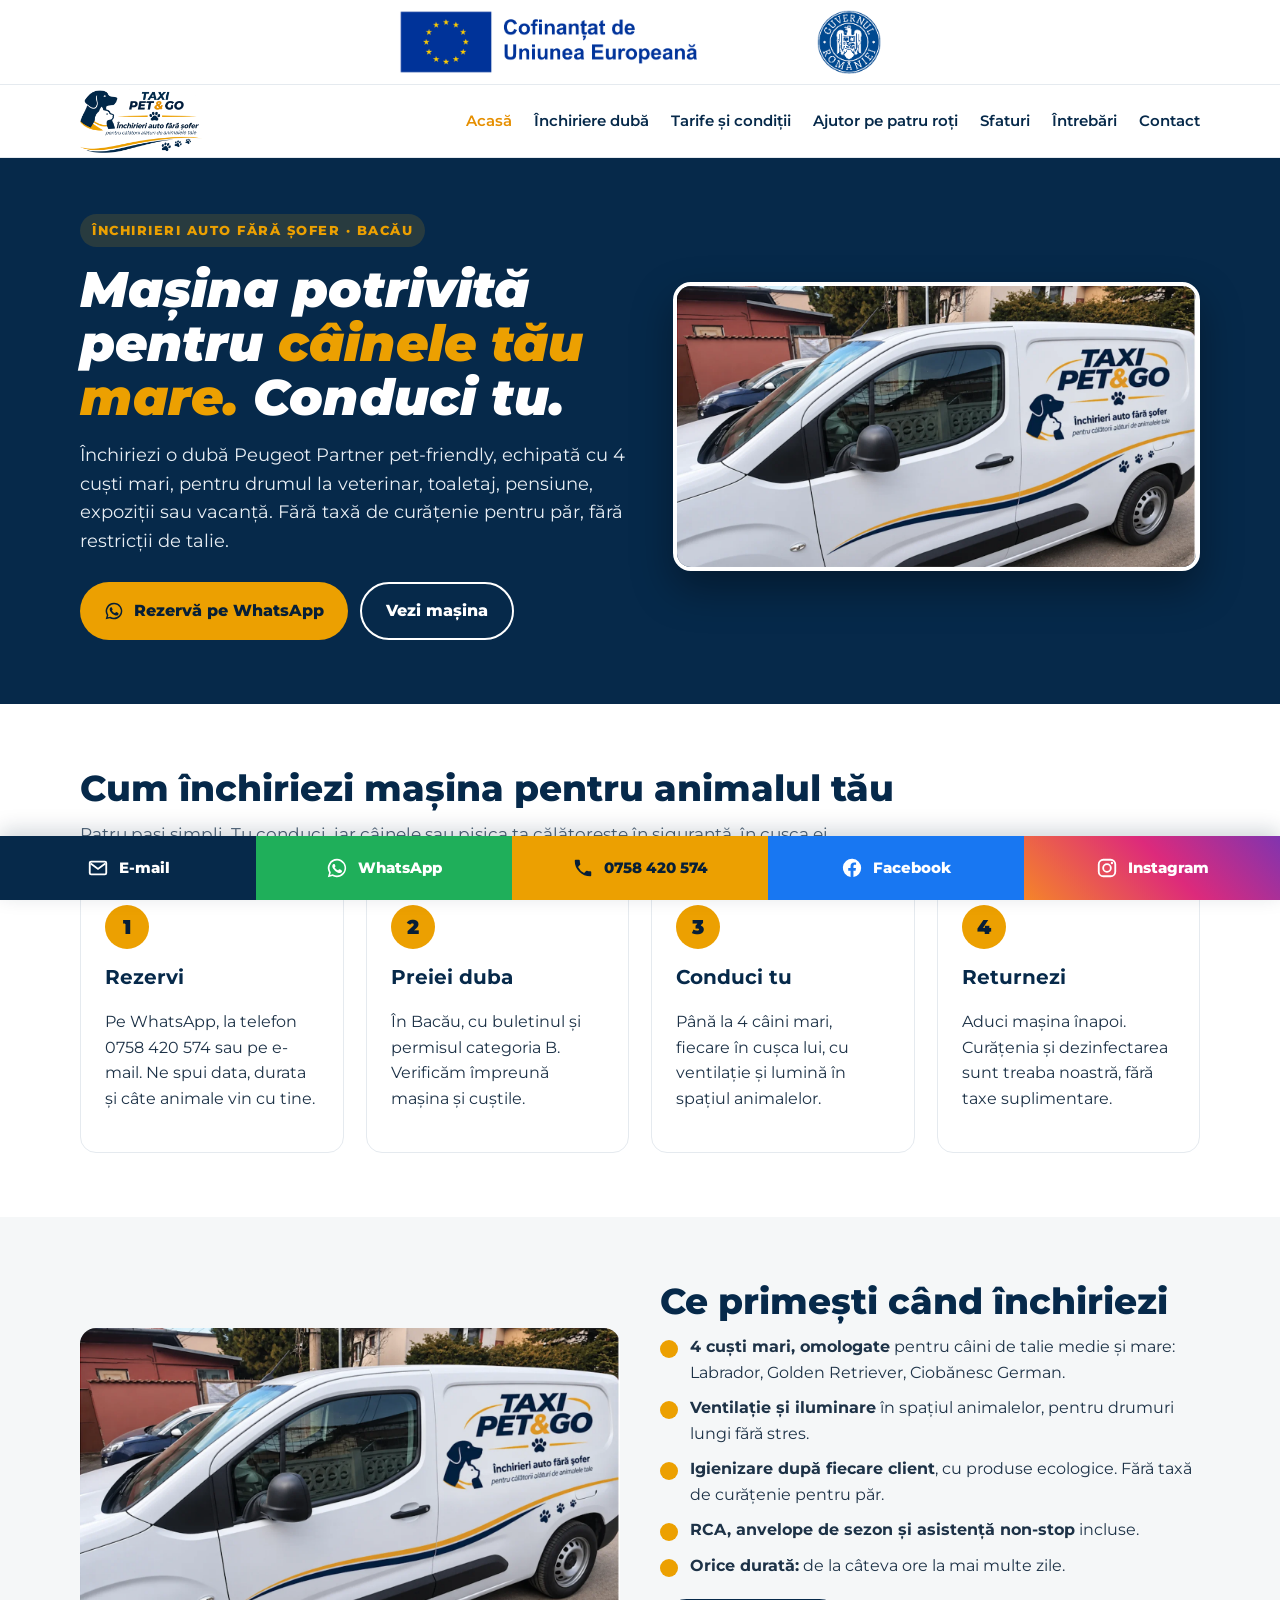
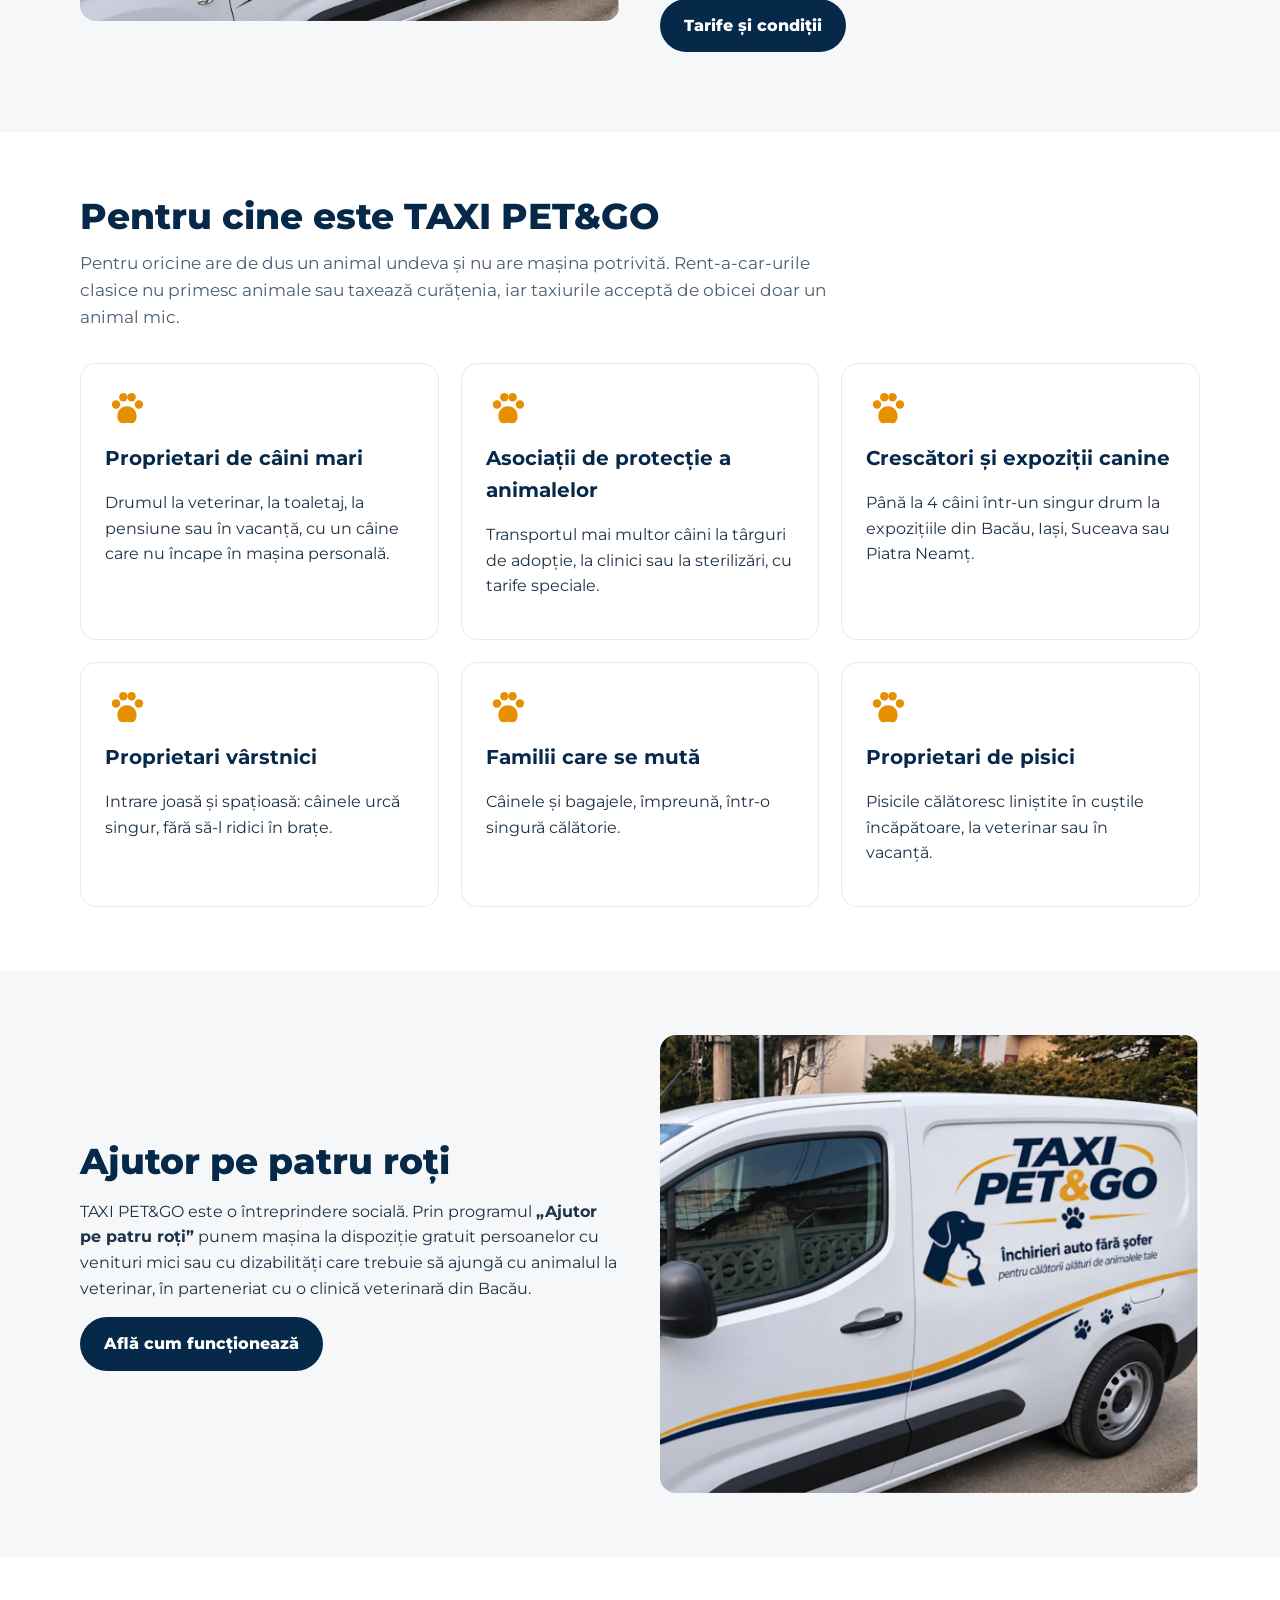
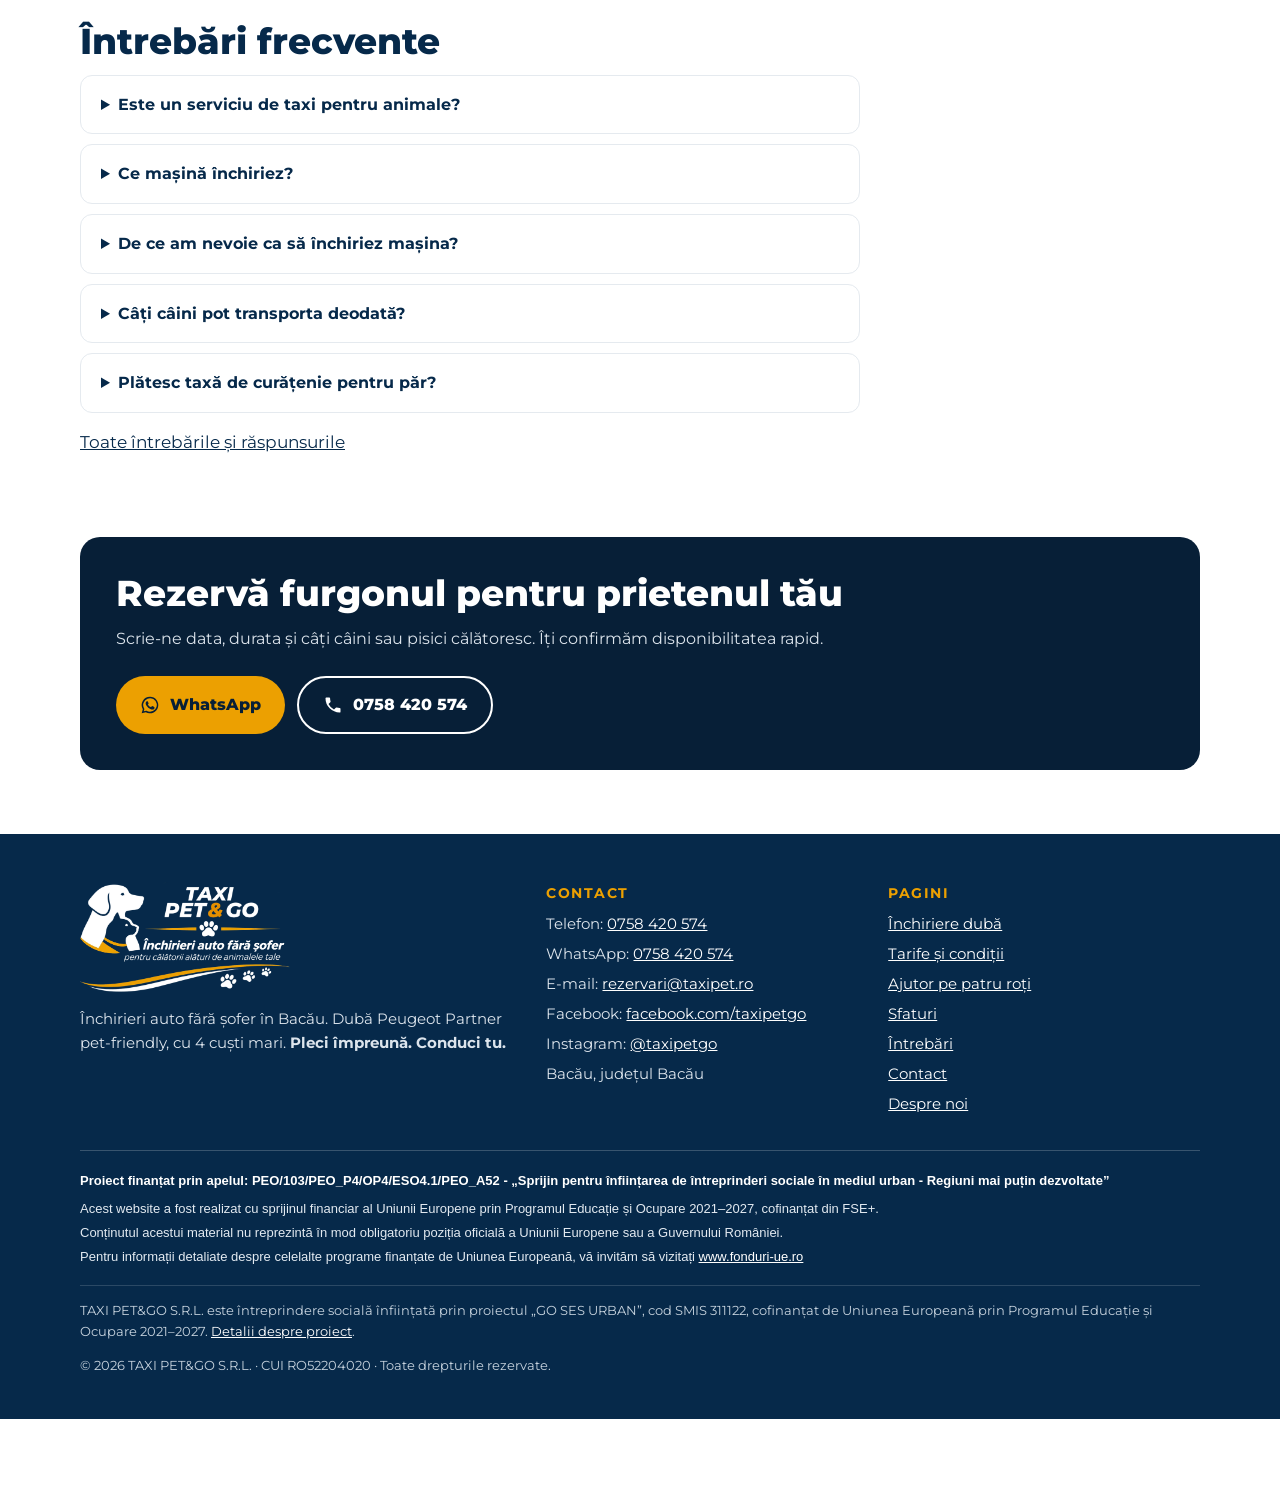
<file: index.html>
<!doctype html>
<html lang="ro">
<head>
<meta charset="utf-8">
<meta name="viewport" content="width=device-width,initial-scale=1">
<title>Închiriere dubă pet-friendly fără șofer Bacău | TAXI PET&amp;GO</title>
<meta name="description" content="Închiriezi o dubă Peugeot Partner cu 4 cuști mari pentru câini și pisici, în Bacău. Fără șofer, fără taxă de curățenie pentru păr. Rezervă: 0758 420 574.">
<meta name="keywords" content="închiriere dubă Bacău, închiriere autoutilitară Bacău, închiriere mașină fără șofer Bacău, rent a car pet friendly Bacău, închiriere mașină cu animale de companie, dubă pentru câini, mașină cu cuști pentru câini, transport câini mari cu mașina închiriată, închiriere dubă animale, mașină pentru drumul la veterinar, închiriere Peugeot Partner Bacău, pet friendly Bacău, TAXI PET&amp;GO, taxipet">
<meta name="robots" content="index,follow,max-image-preview:large">
<meta name="author" content="TAXI PET&amp;GO S.R.L.">
<meta name="geo.region" content="RO-BC"><meta name="geo.placename" content="Bacău"><meta name="geo.position" content="46.5670;26.9146"><meta name="ICBM" content="46.5670, 26.9146">
<link rel="canonical" href="https://www.taxipet.ro/">
<meta property="og:type" content="website"><meta property="og:locale" content="ro_RO"><meta property="og:site_name" content="TAXI PET&amp;GO">
<meta property="og:title" content="Închiriere dubă pet-friendly fără șofer Bacău | TAXI PET&amp;GO"><meta property="og:description" content="Închiriezi o dubă Peugeot Partner cu 4 cuști mari pentru câini și pisici, în Bacău. Fără șofer, fără taxă de curățenie pentru păr. Rezervă: 0758 420 574.">
<meta property="og:url" content="https://www.taxipet.ro/"><meta property="og:image" content="https://www.taxipet.ro/og-taxi-pet-go.jpg"><meta property="og:image:width" content="1200"><meta property="og:image:height" content="630">
<meta name="twitter:card" content="summary_large_image">
<meta name="theme-color" content="#06294A">
<link rel="icon" type="image/png" sizes="32x32" href="/favicon-32.png"><link rel="apple-touch-icon" href="/apple-touch-icon.png"><link rel="manifest" href="/site.webmanifest">
<link rel="preconnect" href="https://fonts.googleapis.com"><link rel="preconnect" href="https://fonts.gstatic.com" crossorigin>
<link href="https://fonts.googleapis.com/css2?family=Montserrat:ital,wght@0,400;0,600;0,700;0,800;0,900;1,800;1,900&amp;display=swap" rel="stylesheet">
<link rel="stylesheet" href="/style.css?v=7">
<script type="application/ld+json">{"@context": "https://schema.org", "@type": "AutoRental", "@id": "https://www.taxipet.ro/#firma", "name": "TAXI PET&GO", "legalName": "TAXI PET&GO S.R.L.", "url": "https://www.taxipet.ro/", "logo": "https://www.taxipet.ro/taxi-pet-go-logo-inchirieri-auto-fara-sofer.webp", "image": ["https://www.taxipet.ro/inchiriere-duba-pet-friendly-bacau-peugeot-partner.webp", "https://www.taxipet.ro/og-taxi-pet-go.jpg"], "description": "Închirieri auto fără șofer în Bacău: dubă Peugeot Partner pet-friendly, echipată cu 4 cuști mari pentru transportul câinilor și pisicilor. Tu conduci, animalul călătorește în siguranță.", "slogan": "Pleci împreună. Conduci tu.", "telephone": "+40758420574", "email": "rezervari@taxipet.ro", "address": {"@type": "PostalAddress", "addressLocality": "Bacău", "addressRegion": "Bacău", "postalCode": "600311", "addressCountry": "RO"}, "geo": {"@type": "GeoCoordinates", "latitude": 46.567, "longitude": 26.9146}, "areaServed": [{"@type": "City", "name": "Bacău"}, {"@type": "City", "name": "Onești"}, {"@type": "City", "name": "Moinești"}, {"@type": "City", "name": "Comănești"}, {"@type": "City", "name": "Buhuși"}, {"@type": "City", "name": "Roman"}, {"@type": "City", "name": "Piatra Neamț"}], "openingHoursSpecification": [{"@type": "OpeningHoursSpecification", "dayOfWeek": ["Monday", "Tuesday", "Wednesday", "Thursday", "Friday", "Saturday", "Sunday"], "opens": "00:00", "closes": "23:59"}], "contactPoint": [{"@type": "ContactPoint", "telephone": "+40758420574", "email": "rezervari@taxipet.ro", "contactType": "reservations", "areaServed": "RO", "availableLanguage": ["ro"]}], "sameAs": ["https://www.facebook.com/taxipetgo", "https://www.instagram.com/taxipetgo/"], "knowsAbout": ["închiriere auto fără șofer", "transportul animalelor de companie", "mașini pet-friendly"], "makesOffer": {"@type": "Offer", "itemOffered": {"@type": "Service", "name": "Închiriere dubă pet-friendly fără șofer", "serviceType": "Închiriere autoutilitară cu cuști pentru animale"}, "areaServed": "Bacău"}}</script>
<script type="application/ld+json">{"@context": "https://schema.org", "@type": "FAQPage", "mainEntity": [{"@type": "Question", "name": "Este un serviciu de taxi pentru animale?", "acceptedAnswer": {"@type": "Answer", "text": "Nu. TAXI PET&GO oferă închiriere auto fără șofer. Închiriezi duba Peugeot Partner echipată pentru animale și conduci tu, iar câinele sau pisica ta călătorește în siguranță, în cușca ei."}}, {"@type": "Question", "name": "Ce mașină închiriez?", "acceptedAnswer": {"@type": "Answer", "text": "O autoutilitară Peugeot Partner, nouă, echipată cu 4 cuști mari pentru câini de talie medie și mare, ventilație și iluminare în spațiul animalelor."}}, {"@type": "Question", "name": "De ce am nevoie ca să închiriez mașina?", "acceptedAnswer": {"@type": "Answer", "text": "Carte de identitate și permis de conducere categoria B valabil. La preluare semnăm contractul de închiriere și verificăm împreună starea mașinii. Se lasă o garanție, restituită la returnare dacă nu există daune."}}, {"@type": "Question", "name": "Câți câini pot transporta deodată?", "acceptedAnswer": {"@type": "Answer", "text": "Până la 4 câini de talie medie sau mare, fiecare în cușca lui. Pentru câini mici sau pisici, cuștile oferă spațiu din belșug."}}, {"@type": "Question", "name": "Plătesc taxă de curățenie pentru păr?", "acceptedAnswer": {"@type": "Answer", "text": "Nu. Curățenia și dezinfectarea mașinii și a cuștilor după fiecare închiriere sunt incluse în preț."}}]}</script>
</head>
<body>
<a class="skip" href="#continut">Sari la conținut</a>
<div class="eu-top"><div class="wrap eu-top-in"><img class="eu-emb" src="/cofinantat-de-uniunea-europeana.png" width="783" height="168" alt="Cofinanțat de Uniunea Europeană"><img class="eu-gov" src="/sigla-guvernul-romaniei.png" width="163" height="163" alt="Guvernul României"></div></div>
<header class="top"><div class="wrap nav">
<a class="logo" href="/" aria-label="TAXI PET&amp;GO – pagina principală"><img src="/taxi-pet-go-logo-inchirieri-auto-fara-sofer.webp" width="900" height="472" alt="TAXI PET&amp;GO – logo închirieri auto fără șofer pentru călătorii cu animale"></a>
<button class="menu-btn" type="button" aria-expanded="false" aria-controls="meniu" onclick="var m=document.getElementById('meniu');var o=m.classList.toggle('open');this.setAttribute('aria-expanded',o)">Meniu</button>
<nav aria-label="Meniu principal"><ul id="meniu"><li><a href="/" aria-current=page>Acasă</a></li><li><a href="/inchiriere-duba-animale-bacau">Închiriere dubă</a></li><li><a href="/tarife-si-conditii">Tarife și condiții</a></li><li><a href="/ajutor-pe-patru-roti">Ajutor pe patru roți</a></li><li><a href="/blog">Sfaturi</a></li><li><a href="/intrebari-frecvente">Întrebări</a></li><li><a href="/contact">Contact</a></li></ul></nav>
</div></header>

<main id="continut">

<section class="hero"><div class="wrap">
<div>
<div class="tag">Închirieri auto fără șofer · Bacău</div>
<h1>Mașina potrivită pentru <span>câinele tău mare.</span> Conduci tu.</h1>
<p class="lead">Închiriezi o dubă Peugeot Partner pet-friendly, echipată cu 4 cuști mari, pentru drumul la veterinar, toaletaj, pensiune, expoziții sau vacanță. Fără taxă de curățenie pentru păr, fără restricții de talie.</p>
<div class="btns"><a class="btn btn-gold" href="https://wa.me/40758420574?text=Bun%C4%83%20ziua%2C%20a%C8%99%20dori%20s%C4%83%20rezerv%20ma%C8%99ina%20TAXI%20PET%26GO%20pentru%20data%20de%20..." rel="noopener"><svg viewBox="0 0 24 24" aria-hidden="true"><path fill="currentColor" d="M12 2a10 10 0 0 0-8.6 15.1L2 22l5-1.3A10 10 0 1 0 12 2zm0 18.2a8.2 8.2 0 0 1-4.2-1.2l-.3-.2-3 .8.8-2.9-.2-.3A8.2 8.2 0 1 1 12 20.2zm4.5-6.1c-.2-.1-1.5-.7-1.7-.8-.2-.1-.4-.1-.6.1l-.8 1c-.1.2-.3.2-.5.1a6.7 6.7 0 0 1-3.3-2.9c-.3-.4.3-.4.7-1.4.1-.2 0-.3 0-.4l-.8-1.8c-.2-.5-.4-.4-.6-.4h-.5a1 1 0 0 0-.7.3 3 3 0 0 0-.9 2.2 5.2 5.2 0 0 0 1.1 2.7 11.8 11.8 0 0 0 4.5 4c1.7.7 2.3.8 3.2.6.5-.1 1.5-.6 1.7-1.2.2-.6.2-1.1.2-1.2-.1-.1-.2-.2-.5-.3z"/></svg> Rezervă pe WhatsApp</a><a class="btn btn-line" href="/inchiriere-duba-animale-bacau">Vezi mașina</a></div>
</div>
<div class="photo"><img src="/inchiriere-duba-pet-friendly-bacau-peugeot-partner.webp" width="1400" height="758" alt="Dubă Peugeot Partner albă TAXI PET&amp;GO pentru închiriere fără șofer cu animale de companie în Bacău" fetchpriority="high"></div>
</div></section>

<section class="block"><div class="wrap">
<h2>Cum închiriezi mașina pentru animalul tău</h2>
<p class="intro">Patru pași simpli. Tu conduci, iar câinele sau pisica ta călătorește în siguranță, în cușca ei.</p>
<div class="grid g4">
<div class="card step"><div class="n">1</div><h3>Rezervi</h3><p>Pe WhatsApp, la telefon 0758 420 574 sau pe e-mail. Ne spui data, durata și câte animale vin cu tine.</p></div>
<div class="card step"><div class="n">2</div><h3>Preiei duba</h3><p>În Bacău, cu buletinul și permisul categoria B. Verificăm împreună mașina și cuștile.</p></div>
<div class="card step"><div class="n">3</div><h3>Conduci tu</h3><p>Până la 4 câini mari, fiecare în cușca lui, cu ventilație și lumină în spațiul animalelor.</p></div>
<div class="card step"><div class="n">4</div><h3>Returnezi</h3><p>Aduci mașina înapoi. Curățenia și dezinfectarea sunt treaba noastră, fără taxe suplimentare.</p></div>
</div></div></section>

<section class="block alt"><div class="wrap split">
<div><img src="/duba-colantata-taxi-pet-go-inchiriere-fara-sofer-bacau.webp" width="1400" height="758" alt="Autoutilitară Peugeot Partner pet-friendly de închiriat fără șofer în Bacău" loading="lazy"></div>
<div><h2>Ce primești când închiriezi</h2>
<ul class="check">
<li><strong>4 cuști mari, omologate</strong> pentru câini de talie medie și mare: Labrador, Golden Retriever, Ciobănesc German.</li>
<li><strong>Ventilație și iluminare</strong> în spațiul animalelor, pentru drumuri lungi fără stres.</li>
<li><strong>Igienizare după fiecare client</strong>, cu produse ecologice. Fără taxă de curățenie pentru păr.</li>
<li><strong>RCA, anvelope de sezon și asistență non-stop</strong> incluse.</li>
<li><strong>Orice durată:</strong> de la câteva ore la mai multe zile.</li>
</ul>
<p style="margin-top:20px"><a class="btn btn-navy" href="/tarife-si-conditii">Tarife și condiții</a></p></div>
</div></section>

<section class="block"><div class="wrap">
<h2>Pentru cine este TAXI PET&amp;GO</h2>
<p class="intro">Pentru oricine are de dus un animal undeva și nu are mașina potrivită. Rent-a-car-urile clasice nu primesc animale sau taxează curățenia, iar taxiurile acceptă de obicei doar un animal mic.</p>
<div class="grid g3">
<div class="card"><div class="ico"><svg viewBox="0 0 24 24" aria-hidden="true"><circle cx="6" cy="9" r="2.3" fill="currentColor"/><circle cx="10" cy="5" r="2.3" fill="currentColor"/><circle cx="14.5" cy="5" r="2.3" fill="currentColor"/><circle cx="18.5" cy="9" r="2.3" fill="currentColor"/><path fill="currentColor" d="M12 10c-4 0-6 4-5 7s3 2 5 2 4 1 5-2-1-7-5-7z"/></svg></div><h3>Proprietari de câini mari</h3><p>Drumul la veterinar, la toaletaj, la pensiune sau în vacanță, cu un câine care nu încape în mașina personală.</p></div>
<div class="card"><div class="ico"><svg viewBox="0 0 24 24" aria-hidden="true"><circle cx="6" cy="9" r="2.3" fill="currentColor"/><circle cx="10" cy="5" r="2.3" fill="currentColor"/><circle cx="14.5" cy="5" r="2.3" fill="currentColor"/><circle cx="18.5" cy="9" r="2.3" fill="currentColor"/><path fill="currentColor" d="M12 10c-4 0-6 4-5 7s3 2 5 2 4 1 5-2-1-7-5-7z"/></svg></div><h3>Asociații de protecție a animalelor</h3><p>Transportul mai multor câini la târguri de adopție, la clinici sau la sterilizări, cu tarife speciale.</p></div>
<div class="card"><div class="ico"><svg viewBox="0 0 24 24" aria-hidden="true"><circle cx="6" cy="9" r="2.3" fill="currentColor"/><circle cx="10" cy="5" r="2.3" fill="currentColor"/><circle cx="14.5" cy="5" r="2.3" fill="currentColor"/><circle cx="18.5" cy="9" r="2.3" fill="currentColor"/><path fill="currentColor" d="M12 10c-4 0-6 4-5 7s3 2 5 2 4 1 5-2-1-7-5-7z"/></svg></div><h3>Crescători și expoziții canine</h3><p>Până la 4 câini într-un singur drum la expozițiile din Bacău, Iași, Suceava sau Piatra Neamț.</p></div>
<div class="card"><div class="ico"><svg viewBox="0 0 24 24" aria-hidden="true"><circle cx="6" cy="9" r="2.3" fill="currentColor"/><circle cx="10" cy="5" r="2.3" fill="currentColor"/><circle cx="14.5" cy="5" r="2.3" fill="currentColor"/><circle cx="18.5" cy="9" r="2.3" fill="currentColor"/><path fill="currentColor" d="M12 10c-4 0-6 4-5 7s3 2 5 2 4 1 5-2-1-7-5-7z"/></svg></div><h3>Proprietari vârstnici</h3><p>Intrare joasă și spațioasă: câinele urcă singur, fără să-l ridici în brațe.</p></div>
<div class="card"><div class="ico"><svg viewBox="0 0 24 24" aria-hidden="true"><circle cx="6" cy="9" r="2.3" fill="currentColor"/><circle cx="10" cy="5" r="2.3" fill="currentColor"/><circle cx="14.5" cy="5" r="2.3" fill="currentColor"/><circle cx="18.5" cy="9" r="2.3" fill="currentColor"/><path fill="currentColor" d="M12 10c-4 0-6 4-5 7s3 2 5 2 4 1 5-2-1-7-5-7z"/></svg></div><h3>Familii care se mută</h3><p>Câinele și bagajele, împreună, într-o singură călătorie.</p></div>
<div class="card"><div class="ico"><svg viewBox="0 0 24 24" aria-hidden="true"><circle cx="6" cy="9" r="2.3" fill="currentColor"/><circle cx="10" cy="5" r="2.3" fill="currentColor"/><circle cx="14.5" cy="5" r="2.3" fill="currentColor"/><circle cx="18.5" cy="9" r="2.3" fill="currentColor"/><path fill="currentColor" d="M12 10c-4 0-6 4-5 7s3 2 5 2 4 1 5-2-1-7-5-7z"/></svg></div><h3>Proprietari de pisici</h3><p>Pisicile călătoresc liniștite în cuștile încăpătoare, la veterinar sau în vacanță.</p></div>
</div></div></section>

<section class="block alt"><div class="wrap split">
<div><h2>Ajutor pe patru roți</h2>
<p>TAXI PET&amp;GO este o întreprindere socială. Prin programul <strong>„Ajutor pe patru roți”</strong> punem mașina la dispoziție gratuit persoanelor cu venituri mici sau cu dizabilități care trebuie să ajungă cu animalul la veterinar, în parteneriat cu o clinică veterinară din Bacău.</p>
<p><a class="btn btn-navy" href="/ajutor-pe-patru-roti">Află cum funcționează</a></p></div>
<div><img src="/duba-colantata-taxi-pet-go-logo-lateral-bacau.webp" width="1128" height="958" alt="Duba TAXI PET&amp;GO pentru programul social Ajutor pe patru roți, Bacău" loading="lazy"></div>
</div></section>

<section class="block"><div class="wrap">
<h2>Întrebări frecvente</h2>
<div class="prose"><details><summary>Este un serviciu de taxi pentru animale?</summary><p>Nu. TAXI PET&amp;GO oferă închiriere auto fără șofer. Închiriezi duba Peugeot Partner echipată pentru animale și conduci tu, iar câinele sau pisica ta călătorește în siguranță, în cușca ei.</p></details><details><summary>Ce mașină închiriez?</summary><p>O autoutilitară Peugeot Partner, nouă, echipată cu 4 cuști mari pentru câini de talie medie și mare, ventilație și iluminare în spațiul animalelor.</p></details><details><summary>De ce am nevoie ca să închiriez mașina?</summary><p>Carte de identitate și permis de conducere categoria B valabil. La preluare semnăm contractul de închiriere și verificăm împreună starea mașinii. Se lasă o garanție, restituită la returnare dacă nu există daune.</p></details><details><summary>Câți câini pot transporta deodată?</summary><p>Până la 4 câini de talie medie sau mare, fiecare în cușca lui. Pentru câini mici sau pisici, cuștile oferă spațiu din belșug.</p></details><details><summary>Plătesc taxă de curățenie pentru păr?</summary><p>Nu. Curățenia și dezinfectarea mașinii și a cuștilor după fiecare închiriere sunt incluse în preț.</p></details><p style="margin-top:16px"><a href="/intrebari-frecvente">Toate întrebările și răspunsurile</a></p></div>
</div></section>
<section class="block"><div class="wrap"><div class="band">
<div><h2>Rezervă furgonul pentru prietenul tău</h2><p style="margin:0;color:#DCE4EC">Scrie-ne data, durata și câți câini sau pisici călătoresc. Îți confirmăm disponibilitatea rapid.</p></div>
<div class="btns"><a class="btn btn-gold" href="https://wa.me/40758420574?text=Bun%C4%83%20ziua%2C%20a%C8%99%20dori%20s%C4%83%20rezerv%20ma%C8%99ina%20TAXI%20PET%26GO%20pentru%20data%20de%20..." rel="noopener"><svg viewBox="0 0 24 24" aria-hidden="true"><path fill="currentColor" d="M12 2a10 10 0 0 0-8.6 15.1L2 22l5-1.3A10 10 0 1 0 12 2zm0 18.2a8.2 8.2 0 0 1-4.2-1.2l-.3-.2-3 .8.8-2.9-.2-.3A8.2 8.2 0 1 1 12 20.2zm4.5-6.1c-.2-.1-1.5-.7-1.7-.8-.2-.1-.4-.1-.6.1l-.8 1c-.1.2-.3.2-.5.1a6.7 6.7 0 0 1-3.3-2.9c-.3-.4.3-.4.7-1.4.1-.2 0-.3 0-.4l-.8-1.8c-.2-.5-.4-.4-.6-.4h-.5a1 1 0 0 0-.7.3 3 3 0 0 0-.9 2.2 5.2 5.2 0 0 0 1.1 2.7 11.8 11.8 0 0 0 4.5 4c1.7.7 2.3.8 3.2.6.5-.1 1.5-.6 1.7-1.2.2-.6.2-1.1.2-1.2-.1-.1-.2-.2-.5-.3z"/></svg> WhatsApp</a><a class="btn btn-line" href="tel:+40758420574"><svg viewBox="0 0 24 24" aria-hidden="true"><path fill="currentColor" d="M6.6 10.8a15.1 15.1 0 0 0 6.6 6.6l2.2-2.2a1 1 0 0 1 1-.25 11.4 11.4 0 0 0 3.6.57 1 1 0 0 1 1 1V20a1 1 0 0 1-1 1A17 17 0 0 1 3 4a1 1 0 0 1 1-1h3.5a1 1 0 0 1 1 1c0 1.25.2 2.45.57 3.57a1 1 0 0 1-.25 1z"/></svg> 0758 420 574</a></div>
</div></div></section>
</main>
<footer class="site"><div class="wrap">
<div class="cols">
<div><img src="/taxi-pet-go-logo-alb.webp" width="700" height="367" alt="TAXI PET&amp;GO logo alb" style="width:210px;margin-bottom:14px" loading="lazy">
<p>Închirieri auto fără șofer în Bacău. Dubă Peugeot Partner pet-friendly, cu 4 cuști mari. <strong>Pleci împreună. Conduci tu.</strong></p></div>
<div><h3>Contact</h3><ul>
<li>Telefon: <a href="tel:+40758420574">0758 420 574</a></li>
<li>WhatsApp: <a href="https://wa.me/40758420574?text=Bun%C4%83%20ziua%2C%20a%C8%99%20dori%20s%C4%83%20rezerv%20ma%C8%99ina%20TAXI%20PET%26GO%20pentru%20data%20de%20..." rel="noopener">0758 420 574</a></li>
<li>E-mail: <a href="mailto:rezervari@taxipet.ro">rezervari@taxipet.ro</a></li>
<li>Facebook: <a href="https://www.facebook.com/taxipetgo" target="_blank" rel="noopener">facebook.com/taxipetgo</a></li>
<li>Instagram: <a href="https://www.instagram.com/taxipetgo/" target="_blank" rel="noopener">@taxipetgo</a></li>
<li>Bacău, județul Bacău</li></ul></div>
<div><h3>Pagini</h3><ul><li><a href="/inchiriere-duba-animale-bacau">Închiriere dubă</a></li><li><a href="/tarife-si-conditii">Tarife și condiții</a></li><li><a href="/ajutor-pe-patru-roti">Ajutor pe patru roți</a></li><li><a href="/blog">Sfaturi</a></li><li><a href="/intrebari-frecvente">Întrebări</a></li><li><a href="/contact">Contact</a></li><li><a href="/despre-noi">Despre noi</a></li></ul></div>
</div>
<div class="eu"><div class="eu-legal"><p class="eu-apel">Proiect finanțat prin apelul: PEO/103/PEO_P4/OP4/ESO4.1/PEO_A52 - „Sprijin pentru înființarea de întreprinderi sociale în mediul urban - Regiuni mai puțin dezvoltate”</p><p>Acest website a fost realizat cu sprijinul financiar al Uniunii Europene prin Programul Educație și Ocupare 2021–2027, cofinanțat din FSE+.</p><p>Conținutul acestui material nu reprezintă în mod obligatoriu poziția oficială a Uniunii Europene sau a Guvernului României.</p><p>Pentru informații detaliate despre celelalte programe finanțate de Uniunea Europeană, vă invităm să vizitați <a href="https://www.fonduri-ue.ro" rel="noopener">www.fonduri-ue.ro</a></p></div><p>TAXI PET&amp;GO S.R.L. este întreprindere socială înființată prin proiectul „GO SES URBAN”, cod SMIS 311122, cofinanțat de Uniunea Europeană prin Programul Educație și Ocupare 2021–2027. <a href="/despre-noi#proiect">Detalii despre proiect</a>.</p>
<p>© 2026 TAXI PET&amp;GO S.R.L. · CUI RO52204020 · Toate drepturile rezervate.</p></div>
</div></footer>
<div class="contact-bar" role="navigation" aria-label="Contact rapid">
<a class="cb-mail" href="mailto:rezervari@taxipet.ro?subject=Rezervare%20TAXI%20PET%26GO"><svg viewBox="0 0 24 24" aria-hidden="true"><path d="M3 6.5A1.5 1.5 0 0 1 4.5 5h15A1.5 1.5 0 0 1 21 6.5v11a1.5 1.5 0 0 1-1.5 1.5h-15A1.5 1.5 0 0 1 3 17.5z" fill="none" stroke="currentColor" stroke-width="2"/><path d="m4 7 8 6 8-6" fill="none" stroke="currentColor" stroke-width="2"/></svg><span>E-mail</span></a>
<a class="cb-wa" href="https://wa.me/40758420574?text=Bun%C4%83%20ziua%2C%20a%C8%99%20dori%20s%C4%83%20rezerv%20ma%C8%99ina%20TAXI%20PET%26GO%20pentru%20data%20de%20..." rel="noopener"><svg viewBox="0 0 24 24" aria-hidden="true"><path fill="currentColor" d="M12 2a10 10 0 0 0-8.6 15.1L2 22l5-1.3A10 10 0 1 0 12 2zm0 18.2a8.2 8.2 0 0 1-4.2-1.2l-.3-.2-3 .8.8-2.9-.2-.3A8.2 8.2 0 1 1 12 20.2zm4.5-6.1c-.2-.1-1.5-.7-1.7-.8-.2-.1-.4-.1-.6.1l-.8 1c-.1.2-.3.2-.5.1a6.7 6.7 0 0 1-3.3-2.9c-.3-.4.3-.4.7-1.4.1-.2 0-.3 0-.4l-.8-1.8c-.2-.5-.4-.4-.6-.4h-.5a1 1 0 0 0-.7.3 3 3 0 0 0-.9 2.2 5.2 5.2 0 0 0 1.1 2.7 11.8 11.8 0 0 0 4.5 4c1.7.7 2.3.8 3.2.6.5-.1 1.5-.6 1.7-1.2.2-.6.2-1.1.2-1.2-.1-.1-.2-.2-.5-.3z"/></svg><span>WhatsApp</span></a>
<a class="cb-tel" href="tel:+40758420574"><svg viewBox="0 0 24 24" aria-hidden="true"><path fill="currentColor" d="M6.6 10.8a15.1 15.1 0 0 0 6.6 6.6l2.2-2.2a1 1 0 0 1 1-.25 11.4 11.4 0 0 0 3.6.57 1 1 0 0 1 1 1V20a1 1 0 0 1-1 1A17 17 0 0 1 3 4a1 1 0 0 1 1-1h3.5a1 1 0 0 1 1 1c0 1.25.2 2.45.57 3.57a1 1 0 0 1-.25 1z"/></svg><span>0758 420 574</span></a>
<a class="cb-fb" href="https://www.facebook.com/taxipetgo" target="_blank" rel="noopener" aria-label="TAXI PET&amp;GO pe Facebook"><svg viewBox="0 0 24 24" aria-hidden="true"><path fill="currentColor" d="M22 12a10 10 0 1 0-11.56 9.88v-6.99H7.9V12h2.54V9.8c0-2.5 1.49-3.89 3.78-3.89 1.09 0 2.24.2 2.24.2v2.46h-1.26c-1.24 0-1.63.77-1.63 1.56V12h2.78l-.44 2.89h-2.34v6.99A10 10 0 0 0 22 12z"/></svg><span>Facebook</span></a>
<a class="cb-ig" href="https://www.instagram.com/taxipetgo/" target="_blank" rel="noopener" aria-label="TAXI PET&amp;GO pe Instagram"><svg viewBox="0 0 24 24" aria-hidden="true"><rect x="3" y="3" width="18" height="18" rx="5" fill="none" stroke="currentColor" stroke-width="2"/><circle cx="12" cy="12" r="4.2" fill="none" stroke="currentColor" stroke-width="2"/><circle cx="17.4" cy="6.6" r="1.3" fill="currentColor"/></svg><span>Instagram</span></a>
</div>
</body>
</html>
</file>
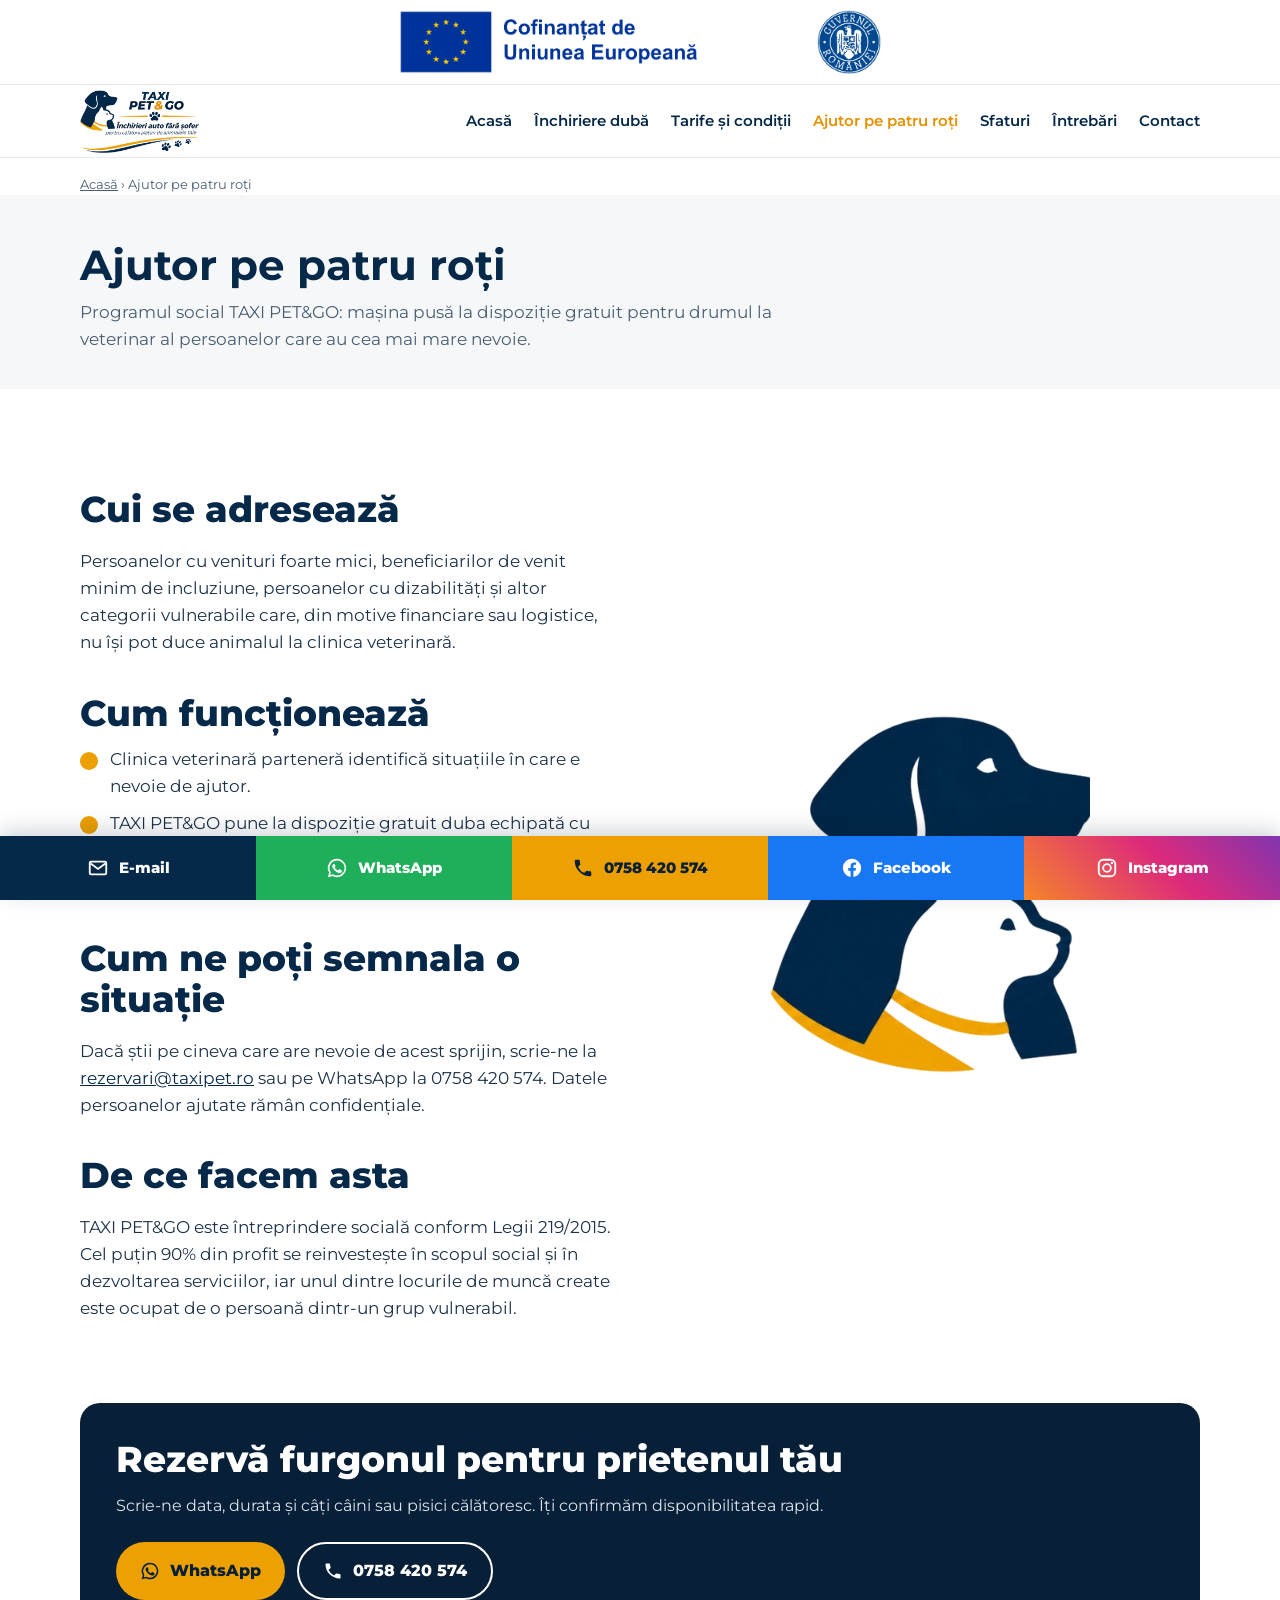
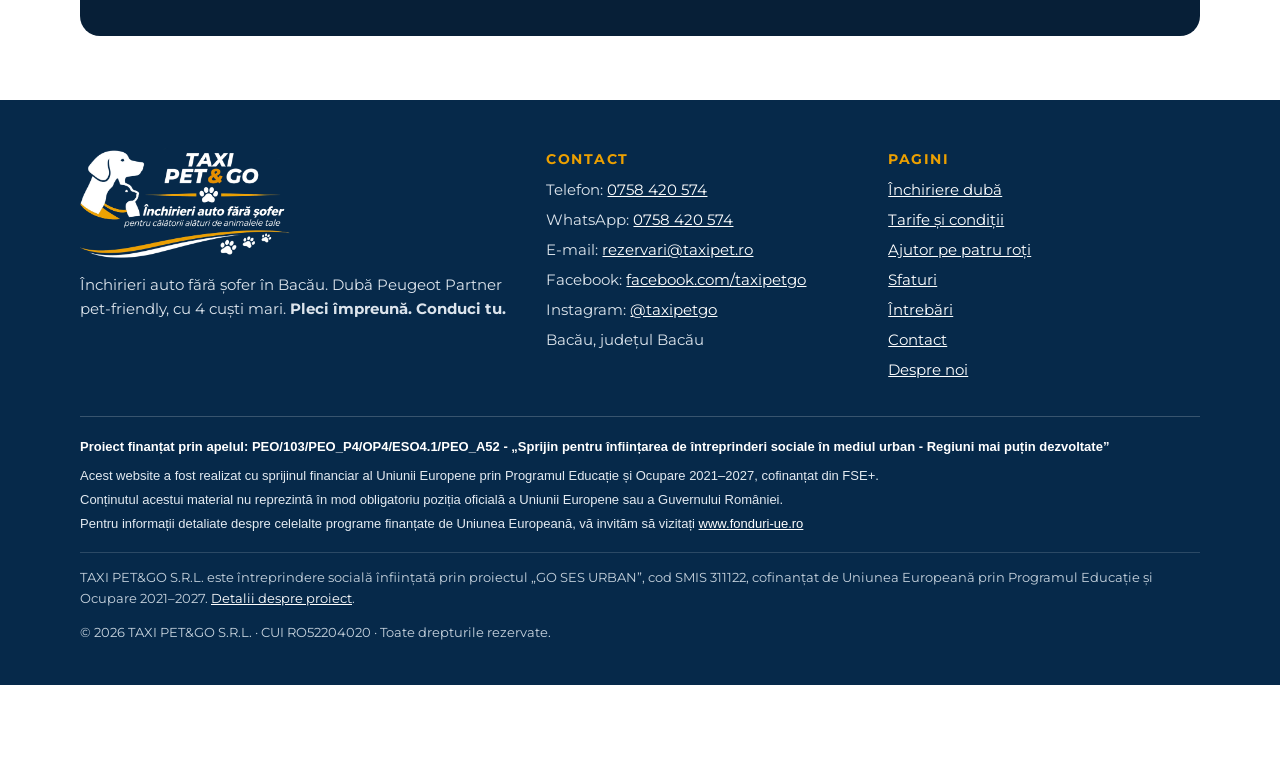
<file: ajutor-pe-patru-roti.html>
<!doctype html>
<html lang="ro">
<head>
<meta charset="utf-8">
<meta name="viewport" content="width=device-width,initial-scale=1">
<title>Ajutor pe patru roți – transport gratuit la veterinar, Bacău | TAXI PET&amp;GO</title>
<meta name="description" content="Programul social TAXI PET&amp;GO: mașina pentru animale pusă gratuit la dispoziția persoanelor cu venituri mici sau dizabilități, pentru drumul la veterinar în Bacău.">
<meta name="keywords" content="ajutor veterinar gratuit Bacău, transport gratuit animale veterinar, întreprindere socială Bacău, program social animale Bacău">
<meta name="robots" content="index,follow,max-image-preview:large">
<meta name="author" content="TAXI PET&amp;GO S.R.L.">
<meta name="geo.region" content="RO-BC"><meta name="geo.placename" content="Bacău"><meta name="geo.position" content="46.5670;26.9146"><meta name="ICBM" content="46.5670, 26.9146">
<link rel="canonical" href="https://www.taxipet.ro/ajutor-pe-patru-roti">
<meta property="og:type" content="website"><meta property="og:locale" content="ro_RO"><meta property="og:site_name" content="TAXI PET&amp;GO">
<meta property="og:title" content="Ajutor pe patru roți – transport gratuit la veterinar, Bacău | TAXI PET&amp;GO"><meta property="og:description" content="Programul social TAXI PET&amp;GO: mașina pentru animale pusă gratuit la dispoziția persoanelor cu venituri mici sau dizabilități, pentru drumul la veterinar în Bacău.">
<meta property="og:url" content="https://www.taxipet.ro/ajutor-pe-patru-roti"><meta property="og:image" content="https://www.taxipet.ro/og-taxi-pet-go.jpg"><meta property="og:image:width" content="1200"><meta property="og:image:height" content="630">
<meta name="twitter:card" content="summary_large_image">
<meta name="theme-color" content="#06294A">
<link rel="icon" type="image/png" sizes="32x32" href="/favicon-32.png"><link rel="apple-touch-icon" href="/apple-touch-icon.png"><link rel="manifest" href="/site.webmanifest">
<link rel="preconnect" href="https://fonts.googleapis.com"><link rel="preconnect" href="https://fonts.gstatic.com" crossorigin>
<link href="https://fonts.googleapis.com/css2?family=Montserrat:ital,wght@0,400;0,600;0,700;0,800;0,900;1,800;1,900&amp;display=swap" rel="stylesheet">
<link rel="stylesheet" href="/style.css?v=7">
<script type="application/ld+json">{"@context": "https://schema.org", "@type": "AutoRental", "@id": "https://www.taxipet.ro/#firma", "name": "TAXI PET&GO", "legalName": "TAXI PET&GO S.R.L.", "url": "https://www.taxipet.ro/", "logo": "https://www.taxipet.ro/taxi-pet-go-logo-inchirieri-auto-fara-sofer.webp", "image": ["https://www.taxipet.ro/inchiriere-duba-pet-friendly-bacau-peugeot-partner.webp", "https://www.taxipet.ro/og-taxi-pet-go.jpg"], "description": "Închirieri auto fără șofer în Bacău: dubă Peugeot Partner pet-friendly, echipată cu 4 cuști mari pentru transportul câinilor și pisicilor. Tu conduci, animalul călătorește în siguranță.", "slogan": "Pleci împreună. Conduci tu.", "telephone": "+40758420574", "email": "rezervari@taxipet.ro", "address": {"@type": "PostalAddress", "addressLocality": "Bacău", "addressRegion": "Bacău", "postalCode": "600311", "addressCountry": "RO"}, "geo": {"@type": "GeoCoordinates", "latitude": 46.567, "longitude": 26.9146}, "areaServed": [{"@type": "City", "name": "Bacău"}, {"@type": "City", "name": "Onești"}, {"@type": "City", "name": "Moinești"}, {"@type": "City", "name": "Comănești"}, {"@type": "City", "name": "Buhuși"}, {"@type": "City", "name": "Roman"}, {"@type": "City", "name": "Piatra Neamț"}], "openingHoursSpecification": [{"@type": "OpeningHoursSpecification", "dayOfWeek": ["Monday", "Tuesday", "Wednesday", "Thursday", "Friday", "Saturday", "Sunday"], "opens": "00:00", "closes": "23:59"}], "contactPoint": [{"@type": "ContactPoint", "telephone": "+40758420574", "email": "rezervari@taxipet.ro", "contactType": "reservations", "areaServed": "RO", "availableLanguage": ["ro"]}], "sameAs": ["https://www.facebook.com/taxipetgo", "https://www.instagram.com/taxipetgo/"], "knowsAbout": ["închiriere auto fără șofer", "transportul animalelor de companie", "mașini pet-friendly"], "makesOffer": {"@type": "Offer", "itemOffered": {"@type": "Service", "name": "Închiriere dubă pet-friendly fără șofer", "serviceType": "Închiriere autoutilitară cu cuști pentru animale"}, "areaServed": "Bacău"}}</script>
<script type="application/ld+json">{"@context": "https://schema.org", "@type": "BreadcrumbList", "itemListElement": [{"@type": "ListItem", "position": 1, "name": "Acasă", "item": "https://www.taxipet.ro/"}, {"@type": "ListItem", "position": 2, "name": "Ajutor pe patru roți", "item": "https://www.taxipet.ro/ajutor-pe-patru-roti"}]}</script>
</head>
<body>
<a class="skip" href="#continut">Sari la conținut</a>
<div class="eu-top"><div class="wrap eu-top-in"><img class="eu-emb" src="/cofinantat-de-uniunea-europeana.png" width="783" height="168" alt="Cofinanțat de Uniunea Europeană"><img class="eu-gov" src="/sigla-guvernul-romaniei.png" width="163" height="163" alt="Guvernul României"></div></div>
<header class="top"><div class="wrap nav">
<a class="logo" href="/" aria-label="TAXI PET&amp;GO – pagina principală"><img src="/taxi-pet-go-logo-inchirieri-auto-fara-sofer.webp" width="900" height="472" alt="TAXI PET&amp;GO – logo închirieri auto fără șofer pentru călătorii cu animale"></a>
<button class="menu-btn" type="button" aria-expanded="false" aria-controls="meniu" onclick="var m=document.getElementById('meniu');var o=m.classList.toggle('open');this.setAttribute('aria-expanded',o)">Meniu</button>
<nav aria-label="Meniu principal"><ul id="meniu"><li><a href="/">Acasă</a></li><li><a href="/inchiriere-duba-animale-bacau">Închiriere dubă</a></li><li><a href="/tarife-si-conditii">Tarife și condiții</a></li><li><a href="/ajutor-pe-patru-roti" aria-current=page>Ajutor pe patru roți</a></li><li><a href="/blog">Sfaturi</a></li><li><a href="/intrebari-frecvente">Întrebări</a></li><li><a href="/contact">Contact</a></li></ul></nav>
</div></header>
<div class="wrap crumbs"><nav aria-label="Navigare"><a href="/">Acasă</a> › <span>Ajutor pe patru roți</span></nav></div>
<main id="continut">

<section class="page-h"><div class="wrap"><h1>Ajutor pe patru roți</h1>
<p class="intro" style="margin:0">Programul social TAXI PET&amp;GO: mașina pusă la dispoziție gratuit pentru drumul la veterinar al persoanelor care au cea mai mare nevoie.</p></div></section>
<section class="block"><div class="wrap split">
<div class="prose">
<h2>Cui se adresează</h2>
<p>Persoanelor cu venituri foarte mici, beneficiarilor de venit minim de incluziune, persoanelor cu dizabilități și altor categorii vulnerabile care, din motive financiare sau logistice, nu își pot duce animalul la clinica veterinară.</p>
<h2>Cum funcționează</h2>
<ul class="check"><li>Clinica veterinară parteneră identifică situațiile în care e nevoie de ajutor.</li><li>TAXI PET&amp;GO pune la dispoziție gratuit duba echipată cu cuști.</li><li>Programul se desfășoară de cel puțin două ori pe an.</li></ul>
<h2>Cum ne poți semnala o situație</h2>
<p>Dacă știi pe cineva care are nevoie de acest sprijin, scrie-ne la <a href="mailto:rezervari@taxipet.ro">rezervari@taxipet.ro</a> sau pe WhatsApp la 0758 420 574. Datele persoanelor ajutate rămân confidențiale.</p>
<h2>De ce facem asta</h2>
<p>TAXI PET&amp;GO este întreprindere socială conform Legii 219/2015. Cel puțin 90% din profit se reinvestește în scopul social și în dezvoltarea serviciilor, iar unul dintre locurile de muncă create este ocupat de o persoană dintr-un grup vulnerabil.</p></div>
<div><img src="/taxi-pet-go-simbol-caine-pisica.webp" width="400" height="453" alt="Simbol TAXI PET&amp;GO: câine și pisică – program social Ajutor pe patru roți" loading="lazy" style="max-width:320px;margin:0 auto"></div>
</div></section><section class="block"><div class="wrap"><div class="band">
<div><h2>Rezervă furgonul pentru prietenul tău</h2><p style="margin:0;color:#DCE4EC">Scrie-ne data, durata și câți câini sau pisici călătoresc. Îți confirmăm disponibilitatea rapid.</p></div>
<div class="btns"><a class="btn btn-gold" href="https://wa.me/40758420574?text=Bun%C4%83%20ziua%2C%20a%C8%99%20dori%20s%C4%83%20rezerv%20ma%C8%99ina%20TAXI%20PET%26GO%20pentru%20data%20de%20..." rel="noopener"><svg viewBox="0 0 24 24" aria-hidden="true"><path fill="currentColor" d="M12 2a10 10 0 0 0-8.6 15.1L2 22l5-1.3A10 10 0 1 0 12 2zm0 18.2a8.2 8.2 0 0 1-4.2-1.2l-.3-.2-3 .8.8-2.9-.2-.3A8.2 8.2 0 1 1 12 20.2zm4.5-6.1c-.2-.1-1.5-.7-1.7-.8-.2-.1-.4-.1-.6.1l-.8 1c-.1.2-.3.2-.5.1a6.7 6.7 0 0 1-3.3-2.9c-.3-.4.3-.4.7-1.4.1-.2 0-.3 0-.4l-.8-1.8c-.2-.5-.4-.4-.6-.4h-.5a1 1 0 0 0-.7.3 3 3 0 0 0-.9 2.2 5.2 5.2 0 0 0 1.1 2.7 11.8 11.8 0 0 0 4.5 4c1.7.7 2.3.8 3.2.6.5-.1 1.5-.6 1.7-1.2.2-.6.2-1.1.2-1.2-.1-.1-.2-.2-.5-.3z"/></svg> WhatsApp</a><a class="btn btn-line" href="tel:+40758420574"><svg viewBox="0 0 24 24" aria-hidden="true"><path fill="currentColor" d="M6.6 10.8a15.1 15.1 0 0 0 6.6 6.6l2.2-2.2a1 1 0 0 1 1-.25 11.4 11.4 0 0 0 3.6.57 1 1 0 0 1 1 1V20a1 1 0 0 1-1 1A17 17 0 0 1 3 4a1 1 0 0 1 1-1h3.5a1 1 0 0 1 1 1c0 1.25.2 2.45.57 3.57a1 1 0 0 1-.25 1z"/></svg> 0758 420 574</a></div>
</div></div></section>
</main>
<footer class="site"><div class="wrap">
<div class="cols">
<div><img src="/taxi-pet-go-logo-alb.webp" width="700" height="367" alt="TAXI PET&amp;GO logo alb" style="width:210px;margin-bottom:14px" loading="lazy">
<p>Închirieri auto fără șofer în Bacău. Dubă Peugeot Partner pet-friendly, cu 4 cuști mari. <strong>Pleci împreună. Conduci tu.</strong></p></div>
<div><h3>Contact</h3><ul>
<li>Telefon: <a href="tel:+40758420574">0758 420 574</a></li>
<li>WhatsApp: <a href="https://wa.me/40758420574?text=Bun%C4%83%20ziua%2C%20a%C8%99%20dori%20s%C4%83%20rezerv%20ma%C8%99ina%20TAXI%20PET%26GO%20pentru%20data%20de%20..." rel="noopener">0758 420 574</a></li>
<li>E-mail: <a href="mailto:rezervari@taxipet.ro">rezervari@taxipet.ro</a></li>
<li>Facebook: <a href="https://www.facebook.com/taxipetgo" target="_blank" rel="noopener">facebook.com/taxipetgo</a></li>
<li>Instagram: <a href="https://www.instagram.com/taxipetgo/" target="_blank" rel="noopener">@taxipetgo</a></li>
<li>Bacău, județul Bacău</li></ul></div>
<div><h3>Pagini</h3><ul><li><a href="/inchiriere-duba-animale-bacau">Închiriere dubă</a></li><li><a href="/tarife-si-conditii">Tarife și condiții</a></li><li><a href="/ajutor-pe-patru-roti">Ajutor pe patru roți</a></li><li><a href="/blog">Sfaturi</a></li><li><a href="/intrebari-frecvente">Întrebări</a></li><li><a href="/contact">Contact</a></li><li><a href="/despre-noi">Despre noi</a></li></ul></div>
</div>
<div class="eu"><div class="eu-legal"><p class="eu-apel">Proiect finanțat prin apelul: PEO/103/PEO_P4/OP4/ESO4.1/PEO_A52 - „Sprijin pentru înființarea de întreprinderi sociale în mediul urban - Regiuni mai puțin dezvoltate”</p><p>Acest website a fost realizat cu sprijinul financiar al Uniunii Europene prin Programul Educație și Ocupare 2021–2027, cofinanțat din FSE+.</p><p>Conținutul acestui material nu reprezintă în mod obligatoriu poziția oficială a Uniunii Europene sau a Guvernului României.</p><p>Pentru informații detaliate despre celelalte programe finanțate de Uniunea Europeană, vă invităm să vizitați <a href="https://www.fonduri-ue.ro" rel="noopener">www.fonduri-ue.ro</a></p></div><p>TAXI PET&amp;GO S.R.L. este întreprindere socială înființată prin proiectul „GO SES URBAN”, cod SMIS 311122, cofinanțat de Uniunea Europeană prin Programul Educație și Ocupare 2021–2027. <a href="/despre-noi#proiect">Detalii despre proiect</a>.</p>
<p>© 2026 TAXI PET&amp;GO S.R.L. · CUI RO52204020 · Toate drepturile rezervate.</p></div>
</div></footer>
<div class="contact-bar" role="navigation" aria-label="Contact rapid">
<a class="cb-mail" href="mailto:rezervari@taxipet.ro?subject=Rezervare%20TAXI%20PET%26GO"><svg viewBox="0 0 24 24" aria-hidden="true"><path d="M3 6.5A1.5 1.5 0 0 1 4.5 5h15A1.5 1.5 0 0 1 21 6.5v11a1.5 1.5 0 0 1-1.5 1.5h-15A1.5 1.5 0 0 1 3 17.5z" fill="none" stroke="currentColor" stroke-width="2"/><path d="m4 7 8 6 8-6" fill="none" stroke="currentColor" stroke-width="2"/></svg><span>E-mail</span></a>
<a class="cb-wa" href="https://wa.me/40758420574?text=Bun%C4%83%20ziua%2C%20a%C8%99%20dori%20s%C4%83%20rezerv%20ma%C8%99ina%20TAXI%20PET%26GO%20pentru%20data%20de%20..." rel="noopener"><svg viewBox="0 0 24 24" aria-hidden="true"><path fill="currentColor" d="M12 2a10 10 0 0 0-8.6 15.1L2 22l5-1.3A10 10 0 1 0 12 2zm0 18.2a8.2 8.2 0 0 1-4.2-1.2l-.3-.2-3 .8.8-2.9-.2-.3A8.2 8.2 0 1 1 12 20.2zm4.5-6.1c-.2-.1-1.5-.7-1.7-.8-.2-.1-.4-.1-.6.1l-.8 1c-.1.2-.3.2-.5.1a6.7 6.7 0 0 1-3.3-2.9c-.3-.4.3-.4.7-1.4.1-.2 0-.3 0-.4l-.8-1.8c-.2-.5-.4-.4-.6-.4h-.5a1 1 0 0 0-.7.3 3 3 0 0 0-.9 2.2 5.2 5.2 0 0 0 1.1 2.7 11.8 11.8 0 0 0 4.5 4c1.7.7 2.3.8 3.2.6.5-.1 1.5-.6 1.7-1.2.2-.6.2-1.1.2-1.2-.1-.1-.2-.2-.5-.3z"/></svg><span>WhatsApp</span></a>
<a class="cb-tel" href="tel:+40758420574"><svg viewBox="0 0 24 24" aria-hidden="true"><path fill="currentColor" d="M6.6 10.8a15.1 15.1 0 0 0 6.6 6.6l2.2-2.2a1 1 0 0 1 1-.25 11.4 11.4 0 0 0 3.6.57 1 1 0 0 1 1 1V20a1 1 0 0 1-1 1A17 17 0 0 1 3 4a1 1 0 0 1 1-1h3.5a1 1 0 0 1 1 1c0 1.25.2 2.45.57 3.57a1 1 0 0 1-.25 1z"/></svg><span>0758 420 574</span></a>
<a class="cb-fb" href="https://www.facebook.com/taxipetgo" target="_blank" rel="noopener" aria-label="TAXI PET&amp;GO pe Facebook"><svg viewBox="0 0 24 24" aria-hidden="true"><path fill="currentColor" d="M22 12a10 10 0 1 0-11.56 9.88v-6.99H7.9V12h2.54V9.8c0-2.5 1.49-3.89 3.78-3.89 1.09 0 2.24.2 2.24.2v2.46h-1.26c-1.24 0-1.63.77-1.63 1.56V12h2.78l-.44 2.89h-2.34v6.99A10 10 0 0 0 22 12z"/></svg><span>Facebook</span></a>
<a class="cb-ig" href="https://www.instagram.com/taxipetgo/" target="_blank" rel="noopener" aria-label="TAXI PET&amp;GO pe Instagram"><svg viewBox="0 0 24 24" aria-hidden="true"><rect x="3" y="3" width="18" height="18" rx="5" fill="none" stroke="currentColor" stroke-width="2"/><circle cx="12" cy="12" r="4.2" fill="none" stroke="currentColor" stroke-width="2"/><circle cx="17.4" cy="6.6" r="1.3" fill="currentColor"/></svg><span>Instagram</span></a>
</div>
</body>
</html>
</file>
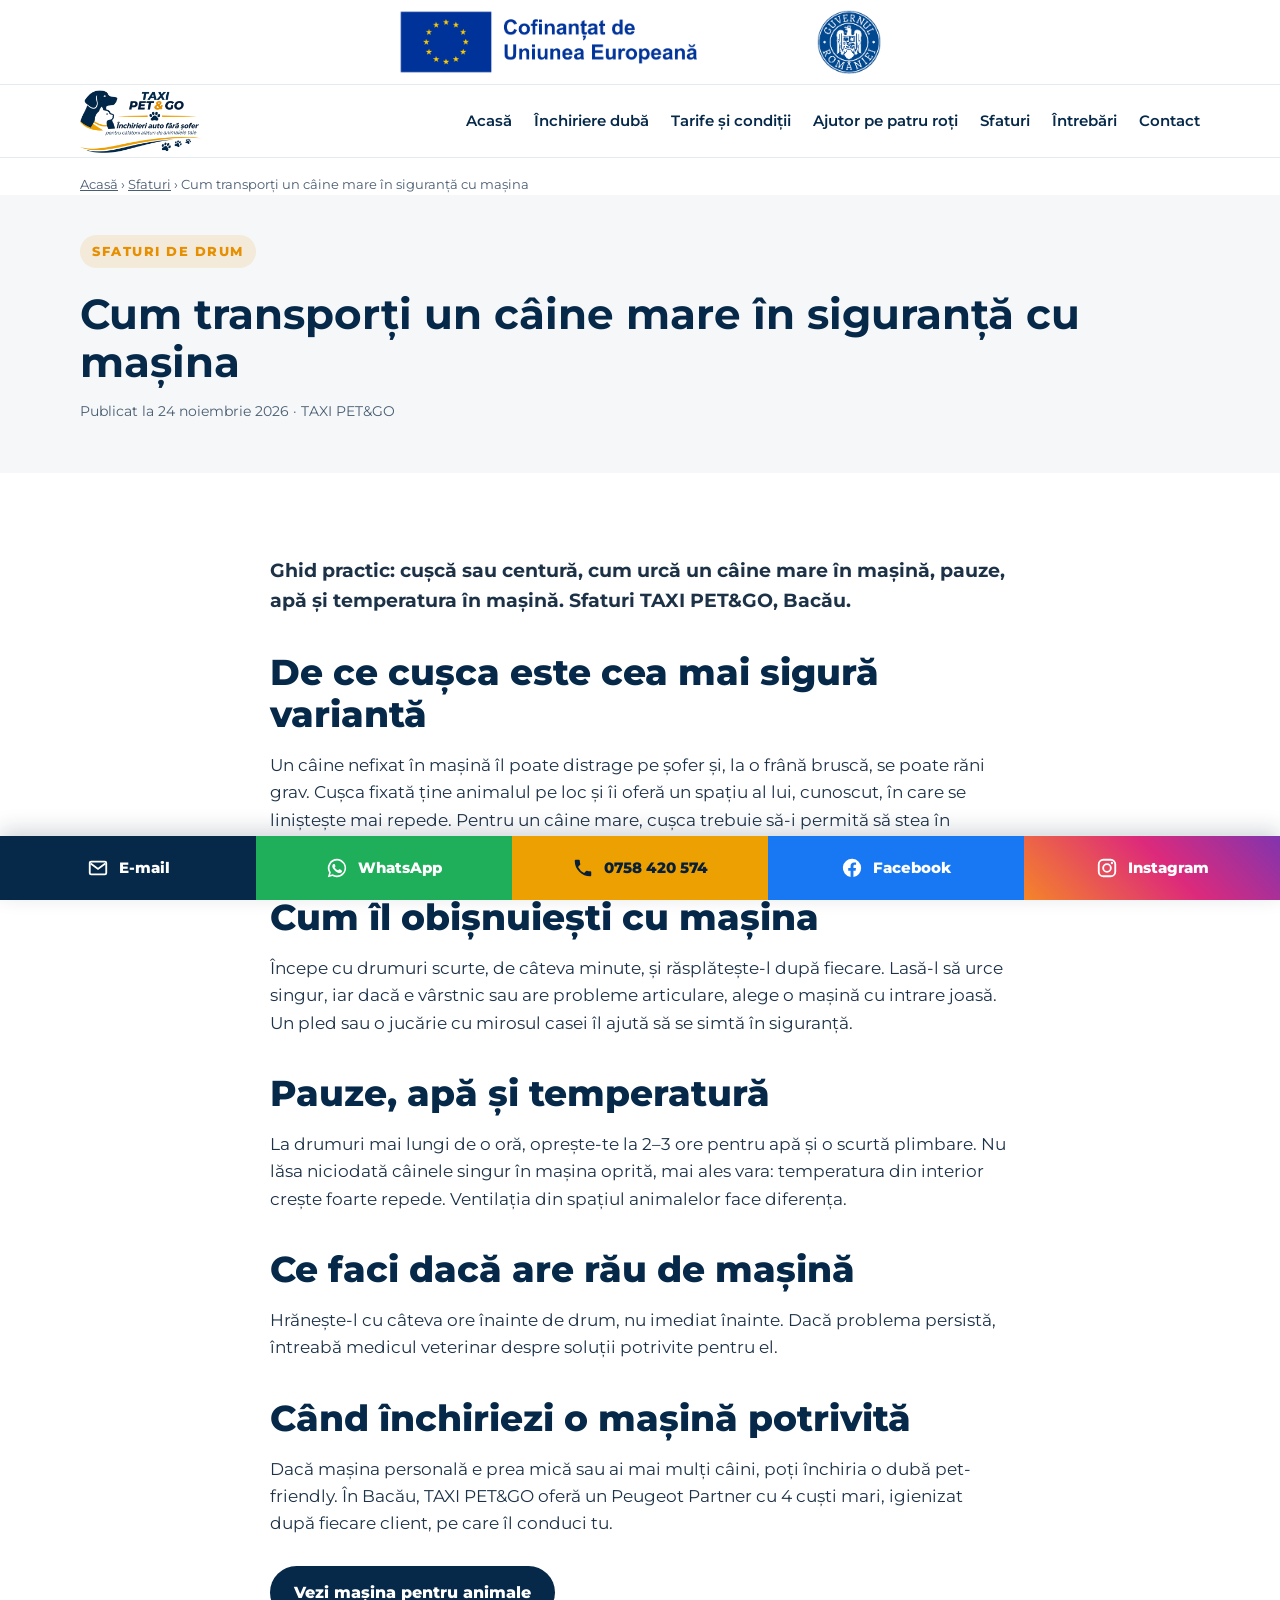
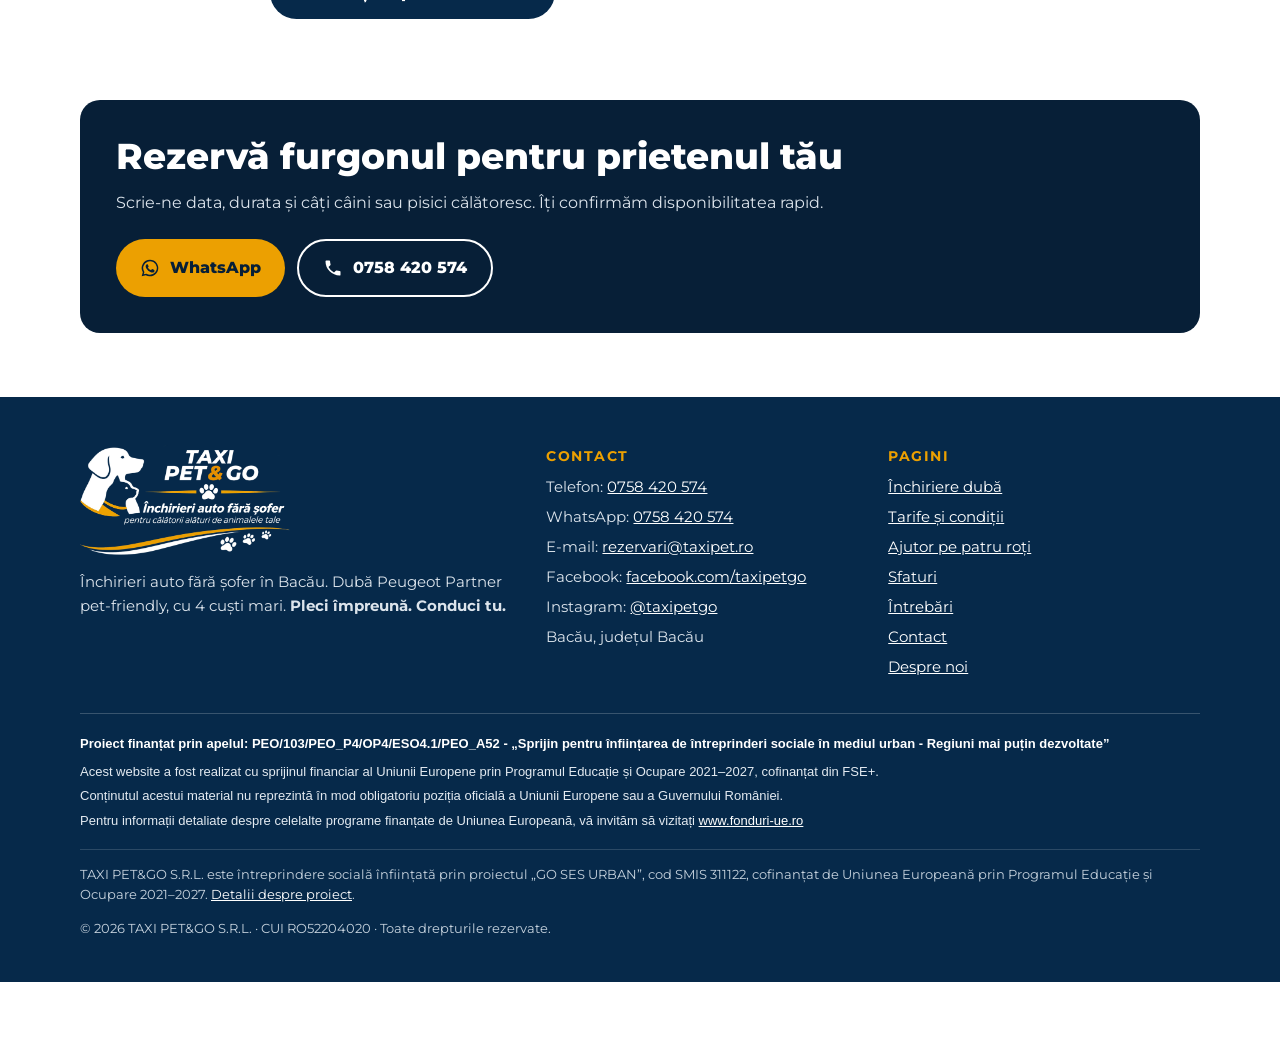
<file: blog-cum-transporti-un-caine-mare-in-siguranta.html>
<!doctype html>
<html lang="ro">
<head>
<meta charset="utf-8">
<meta name="viewport" content="width=device-width,initial-scale=1">
<title>Cum transporți un câine mare în siguranță cu mașina | TAXI PET&amp;GO</title>
<meta name="description" content="Ghid practic: cușcă sau centură, cum urcă un câine mare în mașină, pauze, apă și temperatura în mașină. Sfaturi TAXI PET&amp;GO, Bacău.">
<meta name="keywords" content="transport câine mare mașină, cușcă câine mașină, siguranța câinelui în mașină, cum transport câinele">
<meta name="robots" content="index,follow,max-image-preview:large">
<meta name="author" content="TAXI PET&amp;GO S.R.L.">
<meta name="geo.region" content="RO-BC"><meta name="geo.placename" content="Bacău"><meta name="geo.position" content="46.5670;26.9146"><meta name="ICBM" content="46.5670, 26.9146">
<link rel="canonical" href="https://www.taxipet.ro/blog-cum-transporti-un-caine-mare-in-siguranta">
<meta property="og:type" content="article"><meta property="og:locale" content="ro_RO"><meta property="og:site_name" content="TAXI PET&amp;GO">
<meta property="og:title" content="Cum transporți un câine mare în siguranță cu mașina | TAXI PET&amp;GO"><meta property="og:description" content="Ghid practic: cușcă sau centură, cum urcă un câine mare în mașină, pauze, apă și temperatura în mașină. Sfaturi TAXI PET&amp;GO, Bacău.">
<meta property="og:url" content="https://www.taxipet.ro/blog-cum-transporti-un-caine-mare-in-siguranta"><meta property="og:image" content="https://www.taxipet.ro/og-taxi-pet-go.jpg"><meta property="og:image:width" content="1200"><meta property="og:image:height" content="630">
<meta name="twitter:card" content="summary_large_image">
<meta name="theme-color" content="#06294A">
<link rel="icon" type="image/png" sizes="32x32" href="/favicon-32.png"><link rel="apple-touch-icon" href="/apple-touch-icon.png"><link rel="manifest" href="/site.webmanifest">
<link rel="preconnect" href="https://fonts.googleapis.com"><link rel="preconnect" href="https://fonts.gstatic.com" crossorigin>
<link href="https://fonts.googleapis.com/css2?family=Montserrat:ital,wght@0,400;0,600;0,700;0,800;0,900;1,800;1,900&amp;display=swap" rel="stylesheet">
<link rel="stylesheet" href="/style.css?v=7">
<script type="application/ld+json">{"@context": "https://schema.org", "@type": "AutoRental", "@id": "https://www.taxipet.ro/#firma", "name": "TAXI PET&GO", "legalName": "TAXI PET&GO S.R.L.", "url": "https://www.taxipet.ro/", "logo": "https://www.taxipet.ro/taxi-pet-go-logo-inchirieri-auto-fara-sofer.webp", "image": ["https://www.taxipet.ro/inchiriere-duba-pet-friendly-bacau-peugeot-partner.webp", "https://www.taxipet.ro/og-taxi-pet-go.jpg"], "description": "Închirieri auto fără șofer în Bacău: dubă Peugeot Partner pet-friendly, echipată cu 4 cuști mari pentru transportul câinilor și pisicilor. Tu conduci, animalul călătorește în siguranță.", "slogan": "Pleci împreună. Conduci tu.", "telephone": "+40758420574", "email": "rezervari@taxipet.ro", "address": {"@type": "PostalAddress", "addressLocality": "Bacău", "addressRegion": "Bacău", "postalCode": "600311", "addressCountry": "RO"}, "geo": {"@type": "GeoCoordinates", "latitude": 46.567, "longitude": 26.9146}, "areaServed": [{"@type": "City", "name": "Bacău"}, {"@type": "City", "name": "Onești"}, {"@type": "City", "name": "Moinești"}, {"@type": "City", "name": "Comănești"}, {"@type": "City", "name": "Buhuși"}, {"@type": "City", "name": "Roman"}, {"@type": "City", "name": "Piatra Neamț"}], "openingHoursSpecification": [{"@type": "OpeningHoursSpecification", "dayOfWeek": ["Monday", "Tuesday", "Wednesday", "Thursday", "Friday", "Saturday", "Sunday"], "opens": "00:00", "closes": "23:59"}], "contactPoint": [{"@type": "ContactPoint", "telephone": "+40758420574", "email": "rezervari@taxipet.ro", "contactType": "reservations", "areaServed": "RO", "availableLanguage": ["ro"]}], "sameAs": ["https://www.facebook.com/taxipetgo", "https://www.instagram.com/taxipetgo/"], "knowsAbout": ["închiriere auto fără șofer", "transportul animalelor de companie", "mașini pet-friendly"], "makesOffer": {"@type": "Offer", "itemOffered": {"@type": "Service", "name": "Închiriere dubă pet-friendly fără șofer", "serviceType": "Închiriere autoutilitară cu cuști pentru animale"}, "areaServed": "Bacău"}}</script>
<script type="application/ld+json">{"@context": "https://schema.org", "@type": "BlogPosting", "headline": "Cum transporți un câine mare în siguranță cu mașina", "description": "Ghid practic: cușcă sau centură, cum urcă un câine mare în mașină, pauze, apă și temperatura în mașină. Sfaturi TAXI PET&GO, Bacău.", "datePublished": "2026-11-24", "dateModified": "2026-11-24", "inLanguage": "ro-RO", "author": {"@type": "Organization", "name": "TAXI PET&GO"}, "publisher": {"@id": "https://www.taxipet.ro/#firma"}, "image": "https://www.taxipet.ro/og-taxi-pet-go.jpg", "mainEntityOfPage": "https://www.taxipet.ro/blog-cum-transporti-un-caine-mare-in-siguranta"}</script><script type="application/ld+json">{"@context": "https://schema.org", "@type": "BreadcrumbList", "itemListElement": [{"@type": "ListItem", "position": 1, "name": "Acasă", "item": "https://www.taxipet.ro/"}, {"@type": "ListItem", "position": 2, "name": "Sfaturi", "item": "https://www.taxipet.ro/blog"}, {"@type": "ListItem", "position": 3, "name": "Cum transporți un câine mare în siguranță cu mașina", "item": "https://www.taxipet.ro/blog-cum-transporti-un-caine-mare-in-siguranta"}]}</script>
</head>
<body>
<a class="skip" href="#continut">Sari la conținut</a>
<div class="eu-top"><div class="wrap eu-top-in"><img class="eu-emb" src="/cofinantat-de-uniunea-europeana.png" width="783" height="168" alt="Cofinanțat de Uniunea Europeană"><img class="eu-gov" src="/sigla-guvernul-romaniei.png" width="163" height="163" alt="Guvernul României"></div></div>
<header class="top"><div class="wrap nav">
<a class="logo" href="/" aria-label="TAXI PET&amp;GO – pagina principală"><img src="/taxi-pet-go-logo-inchirieri-auto-fara-sofer.webp" width="900" height="472" alt="TAXI PET&amp;GO – logo închirieri auto fără șofer pentru călătorii cu animale"></a>
<button class="menu-btn" type="button" aria-expanded="false" aria-controls="meniu" onclick="var m=document.getElementById('meniu');var o=m.classList.toggle('open');this.setAttribute('aria-expanded',o)">Meniu</button>
<nav aria-label="Meniu principal"><ul id="meniu"><li><a href="/">Acasă</a></li><li><a href="/inchiriere-duba-animale-bacau">Închiriere dubă</a></li><li><a href="/tarife-si-conditii">Tarife și condiții</a></li><li><a href="/ajutor-pe-patru-roti">Ajutor pe patru roți</a></li><li><a href="/blog">Sfaturi</a></li><li><a href="/intrebari-frecvente">Întrebări</a></li><li><a href="/contact">Contact</a></li></ul></nav>
</div></header>
<div class="wrap crumbs"><nav aria-label="Navigare"><a href="/">Acasă</a> › <a href="/blog">Sfaturi</a> › <span>Cum transporți un câine mare în siguranță cu mașina</span></nav></div>
<main id="continut">
<section class="page-h"><div class="wrap"><div class="tag" style="background:rgba(230,143,0,.12);color:#E68F00">Sfaturi de drum</div><h1>Cum transporți un câine mare în siguranță cu mașina</h1><p class="note">Publicat la 24 noiembrie 2026 · TAXI PET&amp;GO</p></div></section>
<section class="block"><div class="wrap prose"><p style="font-size:19px"><strong>Ghid practic: cușcă sau centură, cum urcă un câine mare în mașină, pauze, apă și temperatura în mașină. Sfaturi TAXI PET&amp;GO, Bacău.</strong></p><h2>De ce cușca este cea mai sigură variantă</h2><p>Un câine nefixat în mașină îl poate distrage pe șofer și, la o frână bruscă, se poate răni grav. Cușca fixată ține animalul pe loc și îi oferă un spațiu al lui, cunoscut, în care se liniștește mai repede. Pentru un câine mare, cușca trebuie să-i permită să stea în picioare, să se întoarcă și să se întindă.</p><h2>Cum îl obișnuiești cu mașina</h2><p>Începe cu drumuri scurte, de câteva minute, și răsplătește-l după fiecare. Lasă-l să urce singur, iar dacă e vârstnic sau are probleme articulare, alege o mașină cu intrare joasă. Un pled sau o jucărie cu mirosul casei îl ajută să se simtă în siguranță.</p><h2>Pauze, apă și temperatură</h2><p>La drumuri mai lungi de o oră, oprește-te la 2–3 ore pentru apă și o scurtă plimbare. Nu lăsa niciodată câinele singur în mașina oprită, mai ales vara: temperatura din interior crește foarte repede. Ventilația din spațiul animalelor face diferența.</p><h2>Ce faci dacă are rău de mașină</h2><p>Hrănește-l cu câteva ore înainte de drum, nu imediat înainte. Dacă problema persistă, întreabă medicul veterinar despre soluții potrivite pentru el.</p><h2>Când închiriezi o mașină potrivită</h2><p>Dacă mașina personală e prea mică sau ai mai mulți câini, poți închiria o dubă pet-friendly. În Bacău, TAXI PET&amp;GO oferă un Peugeot Partner cu 4 cuști mari, igienizat după fiecare client, pe care îl conduci tu.</p>
<p style="margin-top:28px"><a class="btn btn-navy" href="/inchiriere-duba-animale-bacau">Vezi mașina pentru animale</a></p></div></section><section class="block"><div class="wrap"><div class="band">
<div><h2>Rezervă furgonul pentru prietenul tău</h2><p style="margin:0;color:#DCE4EC">Scrie-ne data, durata și câți câini sau pisici călătoresc. Îți confirmăm disponibilitatea rapid.</p></div>
<div class="btns"><a class="btn btn-gold" href="https://wa.me/40758420574?text=Bun%C4%83%20ziua%2C%20a%C8%99%20dori%20s%C4%83%20rezerv%20ma%C8%99ina%20TAXI%20PET%26GO%20pentru%20data%20de%20..." rel="noopener"><svg viewBox="0 0 24 24" aria-hidden="true"><path fill="currentColor" d="M12 2a10 10 0 0 0-8.6 15.1L2 22l5-1.3A10 10 0 1 0 12 2zm0 18.2a8.2 8.2 0 0 1-4.2-1.2l-.3-.2-3 .8.8-2.9-.2-.3A8.2 8.2 0 1 1 12 20.2zm4.5-6.1c-.2-.1-1.5-.7-1.7-.8-.2-.1-.4-.1-.6.1l-.8 1c-.1.2-.3.2-.5.1a6.7 6.7 0 0 1-3.3-2.9c-.3-.4.3-.4.7-1.4.1-.2 0-.3 0-.4l-.8-1.8c-.2-.5-.4-.4-.6-.4h-.5a1 1 0 0 0-.7.3 3 3 0 0 0-.9 2.2 5.2 5.2 0 0 0 1.1 2.7 11.8 11.8 0 0 0 4.5 4c1.7.7 2.3.8 3.2.6.5-.1 1.5-.6 1.7-1.2.2-.6.2-1.1.2-1.2-.1-.1-.2-.2-.5-.3z"/></svg> WhatsApp</a><a class="btn btn-line" href="tel:+40758420574"><svg viewBox="0 0 24 24" aria-hidden="true"><path fill="currentColor" d="M6.6 10.8a15.1 15.1 0 0 0 6.6 6.6l2.2-2.2a1 1 0 0 1 1-.25 11.4 11.4 0 0 0 3.6.57 1 1 0 0 1 1 1V20a1 1 0 0 1-1 1A17 17 0 0 1 3 4a1 1 0 0 1 1-1h3.5a1 1 0 0 1 1 1c0 1.25.2 2.45.57 3.57a1 1 0 0 1-.25 1z"/></svg> 0758 420 574</a></div>
</div></div></section>
</main>
<footer class="site"><div class="wrap">
<div class="cols">
<div><img src="/taxi-pet-go-logo-alb.webp" width="700" height="367" alt="TAXI PET&amp;GO logo alb" style="width:210px;margin-bottom:14px" loading="lazy">
<p>Închirieri auto fără șofer în Bacău. Dubă Peugeot Partner pet-friendly, cu 4 cuști mari. <strong>Pleci împreună. Conduci tu.</strong></p></div>
<div><h3>Contact</h3><ul>
<li>Telefon: <a href="tel:+40758420574">0758 420 574</a></li>
<li>WhatsApp: <a href="https://wa.me/40758420574?text=Bun%C4%83%20ziua%2C%20a%C8%99%20dori%20s%C4%83%20rezerv%20ma%C8%99ina%20TAXI%20PET%26GO%20pentru%20data%20de%20..." rel="noopener">0758 420 574</a></li>
<li>E-mail: <a href="mailto:rezervari@taxipet.ro">rezervari@taxipet.ro</a></li>
<li>Facebook: <a href="https://www.facebook.com/taxipetgo" target="_blank" rel="noopener">facebook.com/taxipetgo</a></li>
<li>Instagram: <a href="https://www.instagram.com/taxipetgo/" target="_blank" rel="noopener">@taxipetgo</a></li>
<li>Bacău, județul Bacău</li></ul></div>
<div><h3>Pagini</h3><ul><li><a href="/inchiriere-duba-animale-bacau">Închiriere dubă</a></li><li><a href="/tarife-si-conditii">Tarife și condiții</a></li><li><a href="/ajutor-pe-patru-roti">Ajutor pe patru roți</a></li><li><a href="/blog">Sfaturi</a></li><li><a href="/intrebari-frecvente">Întrebări</a></li><li><a href="/contact">Contact</a></li><li><a href="/despre-noi">Despre noi</a></li></ul></div>
</div>
<div class="eu"><div class="eu-legal"><p class="eu-apel">Proiect finanțat prin apelul: PEO/103/PEO_P4/OP4/ESO4.1/PEO_A52 - „Sprijin pentru înființarea de întreprinderi sociale în mediul urban - Regiuni mai puțin dezvoltate”</p><p>Acest website a fost realizat cu sprijinul financiar al Uniunii Europene prin Programul Educație și Ocupare 2021–2027, cofinanțat din FSE+.</p><p>Conținutul acestui material nu reprezintă în mod obligatoriu poziția oficială a Uniunii Europene sau a Guvernului României.</p><p>Pentru informații detaliate despre celelalte programe finanțate de Uniunea Europeană, vă invităm să vizitați <a href="https://www.fonduri-ue.ro" rel="noopener">www.fonduri-ue.ro</a></p></div><p>TAXI PET&amp;GO S.R.L. este întreprindere socială înființată prin proiectul „GO SES URBAN”, cod SMIS 311122, cofinanțat de Uniunea Europeană prin Programul Educație și Ocupare 2021–2027. <a href="/despre-noi#proiect">Detalii despre proiect</a>.</p>
<p>© 2026 TAXI PET&amp;GO S.R.L. · CUI RO52204020 · Toate drepturile rezervate.</p></div>
</div></footer>
<div class="contact-bar" role="navigation" aria-label="Contact rapid">
<a class="cb-mail" href="mailto:rezervari@taxipet.ro?subject=Rezervare%20TAXI%20PET%26GO"><svg viewBox="0 0 24 24" aria-hidden="true"><path d="M3 6.5A1.5 1.5 0 0 1 4.5 5h15A1.5 1.5 0 0 1 21 6.5v11a1.5 1.5 0 0 1-1.5 1.5h-15A1.5 1.5 0 0 1 3 17.5z" fill="none" stroke="currentColor" stroke-width="2"/><path d="m4 7 8 6 8-6" fill="none" stroke="currentColor" stroke-width="2"/></svg><span>E-mail</span></a>
<a class="cb-wa" href="https://wa.me/40758420574?text=Bun%C4%83%20ziua%2C%20a%C8%99%20dori%20s%C4%83%20rezerv%20ma%C8%99ina%20TAXI%20PET%26GO%20pentru%20data%20de%20..." rel="noopener"><svg viewBox="0 0 24 24" aria-hidden="true"><path fill="currentColor" d="M12 2a10 10 0 0 0-8.6 15.1L2 22l5-1.3A10 10 0 1 0 12 2zm0 18.2a8.2 8.2 0 0 1-4.2-1.2l-.3-.2-3 .8.8-2.9-.2-.3A8.2 8.2 0 1 1 12 20.2zm4.5-6.1c-.2-.1-1.5-.7-1.7-.8-.2-.1-.4-.1-.6.1l-.8 1c-.1.2-.3.2-.5.1a6.7 6.7 0 0 1-3.3-2.9c-.3-.4.3-.4.7-1.4.1-.2 0-.3 0-.4l-.8-1.8c-.2-.5-.4-.4-.6-.4h-.5a1 1 0 0 0-.7.3 3 3 0 0 0-.9 2.2 5.2 5.2 0 0 0 1.1 2.7 11.8 11.8 0 0 0 4.5 4c1.7.7 2.3.8 3.2.6.5-.1 1.5-.6 1.7-1.2.2-.6.2-1.1.2-1.2-.1-.1-.2-.2-.5-.3z"/></svg><span>WhatsApp</span></a>
<a class="cb-tel" href="tel:+40758420574"><svg viewBox="0 0 24 24" aria-hidden="true"><path fill="currentColor" d="M6.6 10.8a15.1 15.1 0 0 0 6.6 6.6l2.2-2.2a1 1 0 0 1 1-.25 11.4 11.4 0 0 0 3.6.57 1 1 0 0 1 1 1V20a1 1 0 0 1-1 1A17 17 0 0 1 3 4a1 1 0 0 1 1-1h3.5a1 1 0 0 1 1 1c0 1.25.2 2.45.57 3.57a1 1 0 0 1-.25 1z"/></svg><span>0758 420 574</span></a>
<a class="cb-fb" href="https://www.facebook.com/taxipetgo" target="_blank" rel="noopener" aria-label="TAXI PET&amp;GO pe Facebook"><svg viewBox="0 0 24 24" aria-hidden="true"><path fill="currentColor" d="M22 12a10 10 0 1 0-11.56 9.88v-6.99H7.9V12h2.54V9.8c0-2.5 1.49-3.89 3.78-3.89 1.09 0 2.24.2 2.24.2v2.46h-1.26c-1.24 0-1.63.77-1.63 1.56V12h2.78l-.44 2.89h-2.34v6.99A10 10 0 0 0 22 12z"/></svg><span>Facebook</span></a>
<a class="cb-ig" href="https://www.instagram.com/taxipetgo/" target="_blank" rel="noopener" aria-label="TAXI PET&amp;GO pe Instagram"><svg viewBox="0 0 24 24" aria-hidden="true"><rect x="3" y="3" width="18" height="18" rx="5" fill="none" stroke="currentColor" stroke-width="2"/><circle cx="12" cy="12" r="4.2" fill="none" stroke="currentColor" stroke-width="2"/><circle cx="17.4" cy="6.6" r="1.3" fill="currentColor"/></svg><span>Instagram</span></a>
</div>
</body>
</html>
</file>
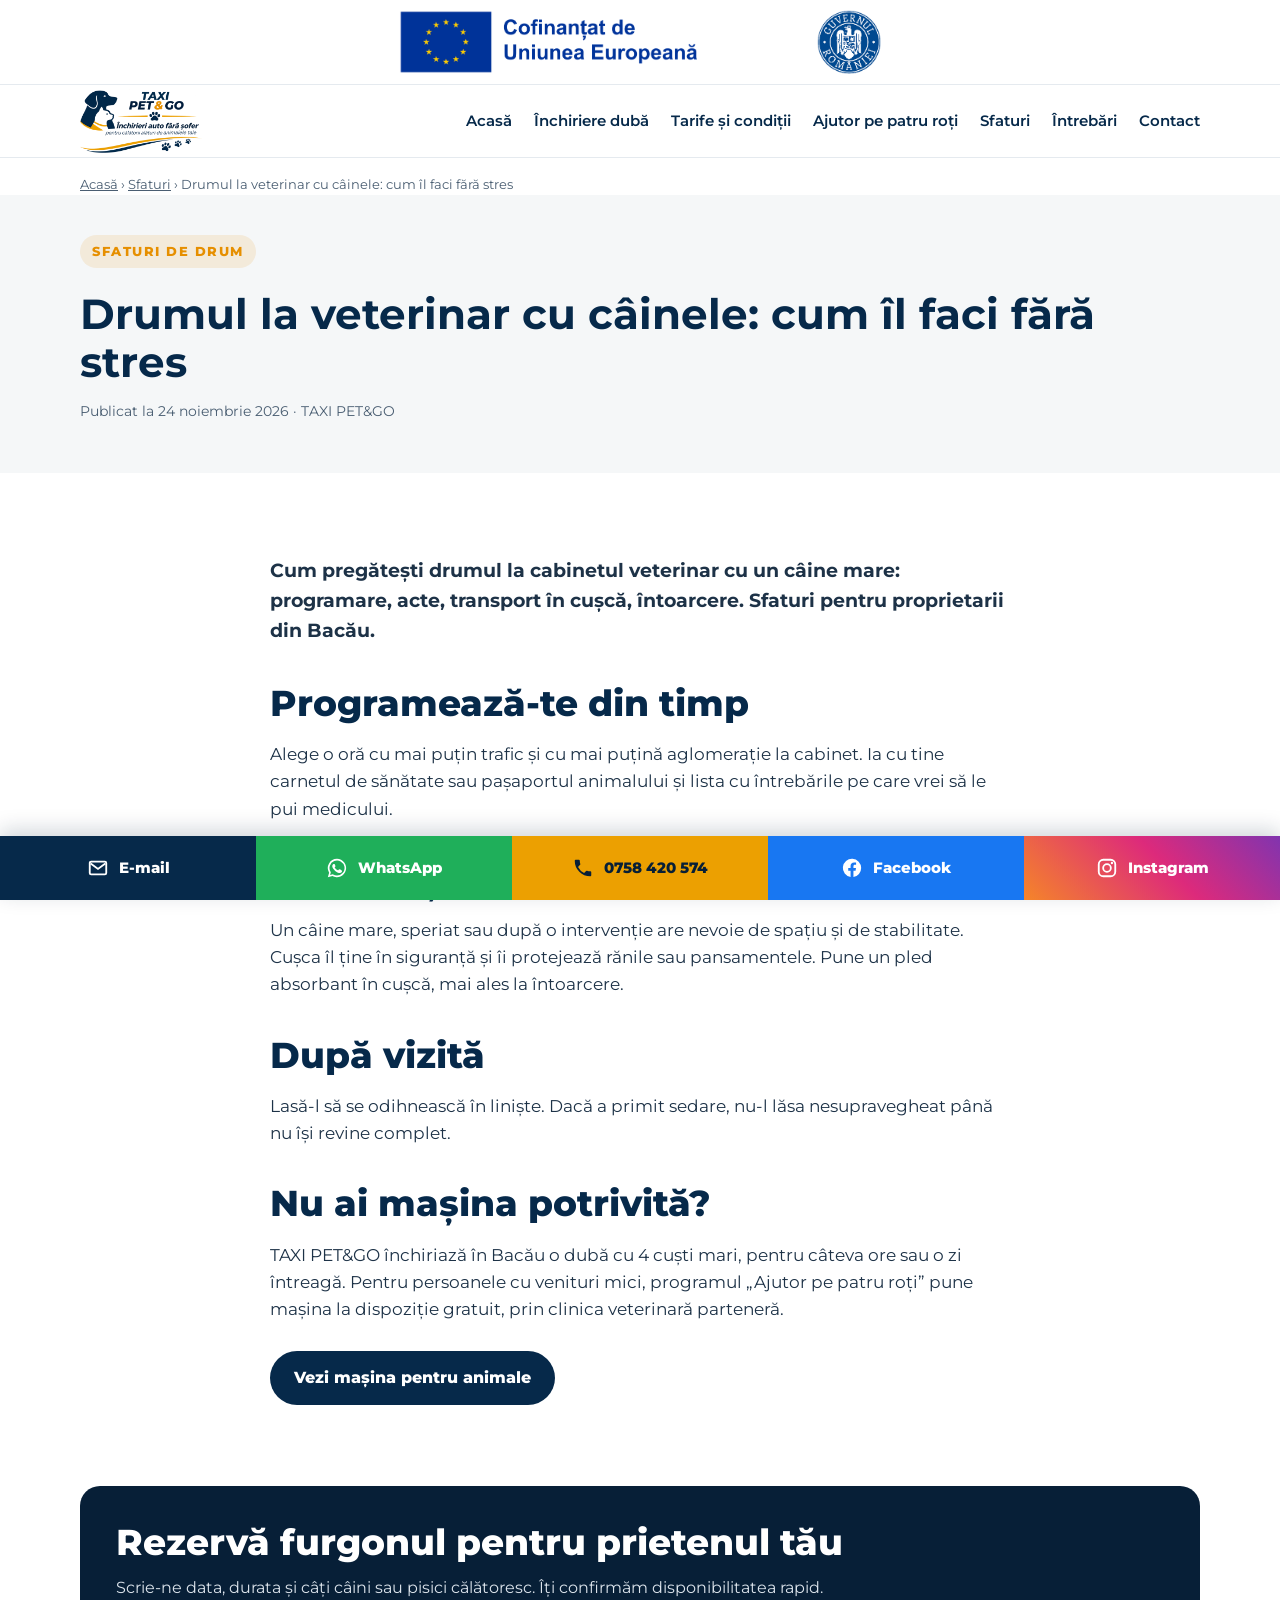
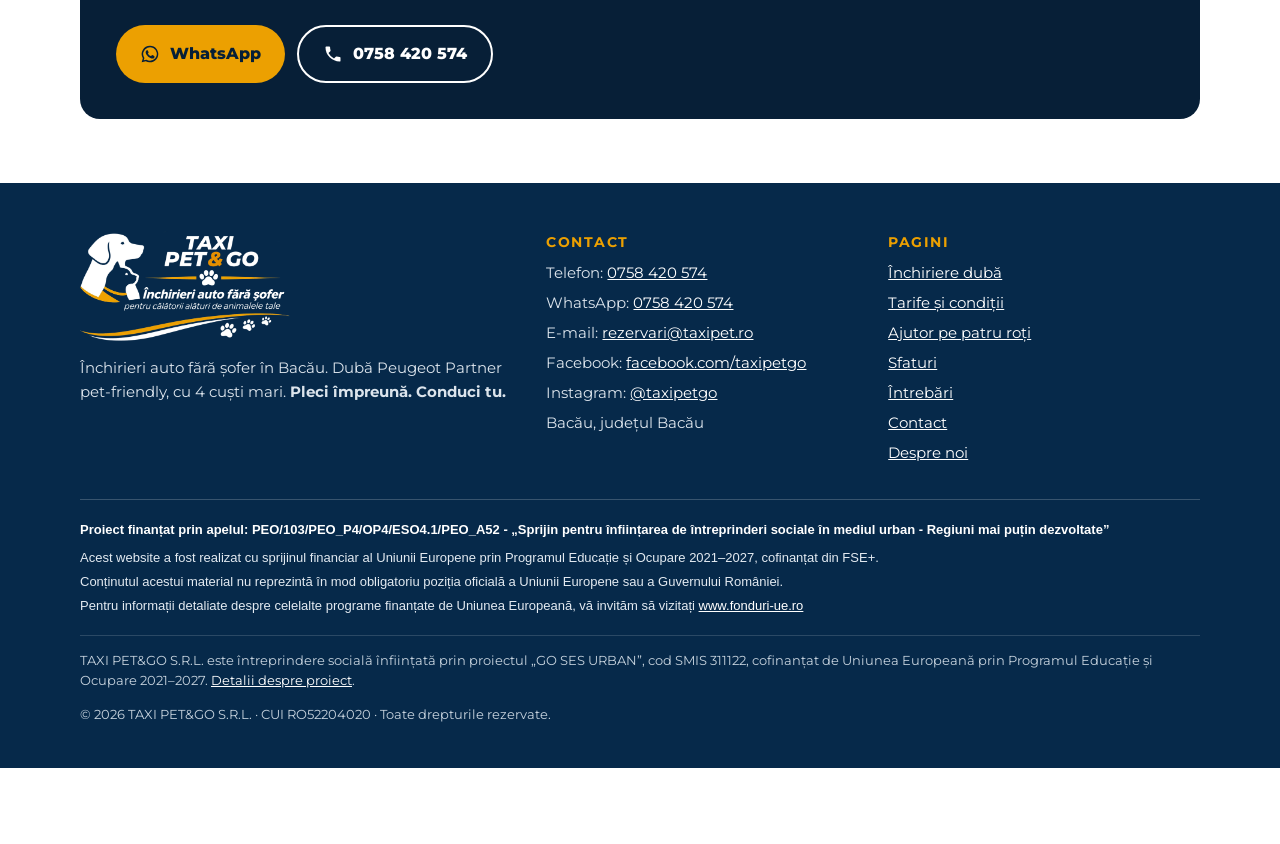
<file: blog-drumul-la-veterinar-cu-cainele.html>
<!doctype html>
<html lang="ro">
<head>
<meta charset="utf-8">
<meta name="viewport" content="width=device-width,initial-scale=1">
<title>Drumul la veterinar cu câinele: cum îl faci fără stres | TAXI PET&amp;GO</title>
<meta name="description" content="Cum pregătești drumul la cabinetul veterinar cu un câine mare: programare, acte, transport în cușcă, întoarcere. Sfaturi pentru proprietarii din Bacău.">
<meta name="keywords" content="drum la veterinar câine, transport câine veterinar Bacău, câine mare veterinar, mașină pentru drumul la veterinar">
<meta name="robots" content="index,follow,max-image-preview:large">
<meta name="author" content="TAXI PET&amp;GO S.R.L.">
<meta name="geo.region" content="RO-BC"><meta name="geo.placename" content="Bacău"><meta name="geo.position" content="46.5670;26.9146"><meta name="ICBM" content="46.5670, 26.9146">
<link rel="canonical" href="https://www.taxipet.ro/blog-drumul-la-veterinar-cu-cainele">
<meta property="og:type" content="article"><meta property="og:locale" content="ro_RO"><meta property="og:site_name" content="TAXI PET&amp;GO">
<meta property="og:title" content="Drumul la veterinar cu câinele: cum îl faci fără stres | TAXI PET&amp;GO"><meta property="og:description" content="Cum pregătești drumul la cabinetul veterinar cu un câine mare: programare, acte, transport în cușcă, întoarcere. Sfaturi pentru proprietarii din Bacău.">
<meta property="og:url" content="https://www.taxipet.ro/blog-drumul-la-veterinar-cu-cainele"><meta property="og:image" content="https://www.taxipet.ro/og-taxi-pet-go.jpg"><meta property="og:image:width" content="1200"><meta property="og:image:height" content="630">
<meta name="twitter:card" content="summary_large_image">
<meta name="theme-color" content="#06294A">
<link rel="icon" type="image/png" sizes="32x32" href="/favicon-32.png"><link rel="apple-touch-icon" href="/apple-touch-icon.png"><link rel="manifest" href="/site.webmanifest">
<link rel="preconnect" href="https://fonts.googleapis.com"><link rel="preconnect" href="https://fonts.gstatic.com" crossorigin>
<link href="https://fonts.googleapis.com/css2?family=Montserrat:ital,wght@0,400;0,600;0,700;0,800;0,900;1,800;1,900&amp;display=swap" rel="stylesheet">
<link rel="stylesheet" href="/style.css?v=7">
<script type="application/ld+json">{"@context": "https://schema.org", "@type": "AutoRental", "@id": "https://www.taxipet.ro/#firma", "name": "TAXI PET&GO", "legalName": "TAXI PET&GO S.R.L.", "url": "https://www.taxipet.ro/", "logo": "https://www.taxipet.ro/taxi-pet-go-logo-inchirieri-auto-fara-sofer.webp", "image": ["https://www.taxipet.ro/inchiriere-duba-pet-friendly-bacau-peugeot-partner.webp", "https://www.taxipet.ro/og-taxi-pet-go.jpg"], "description": "Închirieri auto fără șofer în Bacău: dubă Peugeot Partner pet-friendly, echipată cu 4 cuști mari pentru transportul câinilor și pisicilor. Tu conduci, animalul călătorește în siguranță.", "slogan": "Pleci împreună. Conduci tu.", "telephone": "+40758420574", "email": "rezervari@taxipet.ro", "address": {"@type": "PostalAddress", "addressLocality": "Bacău", "addressRegion": "Bacău", "postalCode": "600311", "addressCountry": "RO"}, "geo": {"@type": "GeoCoordinates", "latitude": 46.567, "longitude": 26.9146}, "areaServed": [{"@type": "City", "name": "Bacău"}, {"@type": "City", "name": "Onești"}, {"@type": "City", "name": "Moinești"}, {"@type": "City", "name": "Comănești"}, {"@type": "City", "name": "Buhuși"}, {"@type": "City", "name": "Roman"}, {"@type": "City", "name": "Piatra Neamț"}], "openingHoursSpecification": [{"@type": "OpeningHoursSpecification", "dayOfWeek": ["Monday", "Tuesday", "Wednesday", "Thursday", "Friday", "Saturday", "Sunday"], "opens": "00:00", "closes": "23:59"}], "contactPoint": [{"@type": "ContactPoint", "telephone": "+40758420574", "email": "rezervari@taxipet.ro", "contactType": "reservations", "areaServed": "RO", "availableLanguage": ["ro"]}], "sameAs": ["https://www.facebook.com/taxipetgo", "https://www.instagram.com/taxipetgo/"], "knowsAbout": ["închiriere auto fără șofer", "transportul animalelor de companie", "mașini pet-friendly"], "makesOffer": {"@type": "Offer", "itemOffered": {"@type": "Service", "name": "Închiriere dubă pet-friendly fără șofer", "serviceType": "Închiriere autoutilitară cu cuști pentru animale"}, "areaServed": "Bacău"}}</script>
<script type="application/ld+json">{"@context": "https://schema.org", "@type": "BlogPosting", "headline": "Drumul la veterinar cu câinele: cum îl faci fără stres", "description": "Cum pregătești drumul la cabinetul veterinar cu un câine mare: programare, acte, transport în cușcă, întoarcere. Sfaturi pentru proprietarii din Bacău.", "datePublished": "2026-11-24", "dateModified": "2026-11-24", "inLanguage": "ro-RO", "author": {"@type": "Organization", "name": "TAXI PET&GO"}, "publisher": {"@id": "https://www.taxipet.ro/#firma"}, "image": "https://www.taxipet.ro/og-taxi-pet-go.jpg", "mainEntityOfPage": "https://www.taxipet.ro/blog-drumul-la-veterinar-cu-cainele"}</script><script type="application/ld+json">{"@context": "https://schema.org", "@type": "BreadcrumbList", "itemListElement": [{"@type": "ListItem", "position": 1, "name": "Acasă", "item": "https://www.taxipet.ro/"}, {"@type": "ListItem", "position": 2, "name": "Sfaturi", "item": "https://www.taxipet.ro/blog"}, {"@type": "ListItem", "position": 3, "name": "Drumul la veterinar cu câinele: cum îl faci fără stres", "item": "https://www.taxipet.ro/blog-drumul-la-veterinar-cu-cainele"}]}</script>
</head>
<body>
<a class="skip" href="#continut">Sari la conținut</a>
<div class="eu-top"><div class="wrap eu-top-in"><img class="eu-emb" src="/cofinantat-de-uniunea-europeana.png" width="783" height="168" alt="Cofinanțat de Uniunea Europeană"><img class="eu-gov" src="/sigla-guvernul-romaniei.png" width="163" height="163" alt="Guvernul României"></div></div>
<header class="top"><div class="wrap nav">
<a class="logo" href="/" aria-label="TAXI PET&amp;GO – pagina principală"><img src="/taxi-pet-go-logo-inchirieri-auto-fara-sofer.webp" width="900" height="472" alt="TAXI PET&amp;GO – logo închirieri auto fără șofer pentru călătorii cu animale"></a>
<button class="menu-btn" type="button" aria-expanded="false" aria-controls="meniu" onclick="var m=document.getElementById('meniu');var o=m.classList.toggle('open');this.setAttribute('aria-expanded',o)">Meniu</button>
<nav aria-label="Meniu principal"><ul id="meniu"><li><a href="/">Acasă</a></li><li><a href="/inchiriere-duba-animale-bacau">Închiriere dubă</a></li><li><a href="/tarife-si-conditii">Tarife și condiții</a></li><li><a href="/ajutor-pe-patru-roti">Ajutor pe patru roți</a></li><li><a href="/blog">Sfaturi</a></li><li><a href="/intrebari-frecvente">Întrebări</a></li><li><a href="/contact">Contact</a></li></ul></nav>
</div></header>
<div class="wrap crumbs"><nav aria-label="Navigare"><a href="/">Acasă</a> › <a href="/blog">Sfaturi</a> › <span>Drumul la veterinar cu câinele: cum îl faci fără stres</span></nav></div>
<main id="continut">
<section class="page-h"><div class="wrap"><div class="tag" style="background:rgba(230,143,0,.12);color:#E68F00">Sfaturi de drum</div><h1>Drumul la veterinar cu câinele: cum îl faci fără stres</h1><p class="note">Publicat la 24 noiembrie 2026 · TAXI PET&amp;GO</p></div></section>
<section class="block"><div class="wrap prose"><p style="font-size:19px"><strong>Cum pregătești drumul la cabinetul veterinar cu un câine mare: programare, acte, transport în cușcă, întoarcere. Sfaturi pentru proprietarii din Bacău.</strong></p><h2>Programează-te din timp</h2><p>Alege o oră cu mai puțin trafic și cu mai puțină aglomerație la cabinet. Ia cu tine carnetul de sănătate sau pașaportul animalului și lista cu întrebările pe care vrei să le pui medicului.</p><h2>Pregătește transportul</h2><p>Un câine mare, speriat sau după o intervenție are nevoie de spațiu și de stabilitate. Cușca îl ține în siguranță și îi protejează rănile sau pansamentele. Pune un pled absorbant în cușcă, mai ales la întoarcere.</p><h2>După vizită</h2><p>Lasă-l să se odihnească în liniște. Dacă a primit sedare, nu-l lăsa nesupravegheat până nu își revine complet.</p><h2>Nu ai mașina potrivită?</h2><p>TAXI PET&amp;GO închiriază în Bacău o dubă cu 4 cuști mari, pentru câteva ore sau o zi întreagă. Pentru persoanele cu venituri mici, programul „Ajutor pe patru roți” pune mașina la dispoziție gratuit, prin clinica veterinară parteneră.</p>
<p style="margin-top:28px"><a class="btn btn-navy" href="/inchiriere-duba-animale-bacau">Vezi mașina pentru animale</a></p></div></section><section class="block"><div class="wrap"><div class="band">
<div><h2>Rezervă furgonul pentru prietenul tău</h2><p style="margin:0;color:#DCE4EC">Scrie-ne data, durata și câți câini sau pisici călătoresc. Îți confirmăm disponibilitatea rapid.</p></div>
<div class="btns"><a class="btn btn-gold" href="https://wa.me/40758420574?text=Bun%C4%83%20ziua%2C%20a%C8%99%20dori%20s%C4%83%20rezerv%20ma%C8%99ina%20TAXI%20PET%26GO%20pentru%20data%20de%20..." rel="noopener"><svg viewBox="0 0 24 24" aria-hidden="true"><path fill="currentColor" d="M12 2a10 10 0 0 0-8.6 15.1L2 22l5-1.3A10 10 0 1 0 12 2zm0 18.2a8.2 8.2 0 0 1-4.2-1.2l-.3-.2-3 .8.8-2.9-.2-.3A8.2 8.2 0 1 1 12 20.2zm4.5-6.1c-.2-.1-1.5-.7-1.7-.8-.2-.1-.4-.1-.6.1l-.8 1c-.1.2-.3.2-.5.1a6.7 6.7 0 0 1-3.3-2.9c-.3-.4.3-.4.7-1.4.1-.2 0-.3 0-.4l-.8-1.8c-.2-.5-.4-.4-.6-.4h-.5a1 1 0 0 0-.7.3 3 3 0 0 0-.9 2.2 5.2 5.2 0 0 0 1.1 2.7 11.8 11.8 0 0 0 4.5 4c1.7.7 2.3.8 3.2.6.5-.1 1.5-.6 1.7-1.2.2-.6.2-1.1.2-1.2-.1-.1-.2-.2-.5-.3z"/></svg> WhatsApp</a><a class="btn btn-line" href="tel:+40758420574"><svg viewBox="0 0 24 24" aria-hidden="true"><path fill="currentColor" d="M6.6 10.8a15.1 15.1 0 0 0 6.6 6.6l2.2-2.2a1 1 0 0 1 1-.25 11.4 11.4 0 0 0 3.6.57 1 1 0 0 1 1 1V20a1 1 0 0 1-1 1A17 17 0 0 1 3 4a1 1 0 0 1 1-1h3.5a1 1 0 0 1 1 1c0 1.25.2 2.45.57 3.57a1 1 0 0 1-.25 1z"/></svg> 0758 420 574</a></div>
</div></div></section>
</main>
<footer class="site"><div class="wrap">
<div class="cols">
<div><img src="/taxi-pet-go-logo-alb.webp" width="700" height="367" alt="TAXI PET&amp;GO logo alb" style="width:210px;margin-bottom:14px" loading="lazy">
<p>Închirieri auto fără șofer în Bacău. Dubă Peugeot Partner pet-friendly, cu 4 cuști mari. <strong>Pleci împreună. Conduci tu.</strong></p></div>
<div><h3>Contact</h3><ul>
<li>Telefon: <a href="tel:+40758420574">0758 420 574</a></li>
<li>WhatsApp: <a href="https://wa.me/40758420574?text=Bun%C4%83%20ziua%2C%20a%C8%99%20dori%20s%C4%83%20rezerv%20ma%C8%99ina%20TAXI%20PET%26GO%20pentru%20data%20de%20..." rel="noopener">0758 420 574</a></li>
<li>E-mail: <a href="mailto:rezervari@taxipet.ro">rezervari@taxipet.ro</a></li>
<li>Facebook: <a href="https://www.facebook.com/taxipetgo" target="_blank" rel="noopener">facebook.com/taxipetgo</a></li>
<li>Instagram: <a href="https://www.instagram.com/taxipetgo/" target="_blank" rel="noopener">@taxipetgo</a></li>
<li>Bacău, județul Bacău</li></ul></div>
<div><h3>Pagini</h3><ul><li><a href="/inchiriere-duba-animale-bacau">Închiriere dubă</a></li><li><a href="/tarife-si-conditii">Tarife și condiții</a></li><li><a href="/ajutor-pe-patru-roti">Ajutor pe patru roți</a></li><li><a href="/blog">Sfaturi</a></li><li><a href="/intrebari-frecvente">Întrebări</a></li><li><a href="/contact">Contact</a></li><li><a href="/despre-noi">Despre noi</a></li></ul></div>
</div>
<div class="eu"><div class="eu-legal"><p class="eu-apel">Proiect finanțat prin apelul: PEO/103/PEO_P4/OP4/ESO4.1/PEO_A52 - „Sprijin pentru înființarea de întreprinderi sociale în mediul urban - Regiuni mai puțin dezvoltate”</p><p>Acest website a fost realizat cu sprijinul financiar al Uniunii Europene prin Programul Educație și Ocupare 2021–2027, cofinanțat din FSE+.</p><p>Conținutul acestui material nu reprezintă în mod obligatoriu poziția oficială a Uniunii Europene sau a Guvernului României.</p><p>Pentru informații detaliate despre celelalte programe finanțate de Uniunea Europeană, vă invităm să vizitați <a href="https://www.fonduri-ue.ro" rel="noopener">www.fonduri-ue.ro</a></p></div><p>TAXI PET&amp;GO S.R.L. este întreprindere socială înființată prin proiectul „GO SES URBAN”, cod SMIS 311122, cofinanțat de Uniunea Europeană prin Programul Educație și Ocupare 2021–2027. <a href="/despre-noi#proiect">Detalii despre proiect</a>.</p>
<p>© 2026 TAXI PET&amp;GO S.R.L. · CUI RO52204020 · Toate drepturile rezervate.</p></div>
</div></footer>
<div class="contact-bar" role="navigation" aria-label="Contact rapid">
<a class="cb-mail" href="mailto:rezervari@taxipet.ro?subject=Rezervare%20TAXI%20PET%26GO"><svg viewBox="0 0 24 24" aria-hidden="true"><path d="M3 6.5A1.5 1.5 0 0 1 4.5 5h15A1.5 1.5 0 0 1 21 6.5v11a1.5 1.5 0 0 1-1.5 1.5h-15A1.5 1.5 0 0 1 3 17.5z" fill="none" stroke="currentColor" stroke-width="2"/><path d="m4 7 8 6 8-6" fill="none" stroke="currentColor" stroke-width="2"/></svg><span>E-mail</span></a>
<a class="cb-wa" href="https://wa.me/40758420574?text=Bun%C4%83%20ziua%2C%20a%C8%99%20dori%20s%C4%83%20rezerv%20ma%C8%99ina%20TAXI%20PET%26GO%20pentru%20data%20de%20..." rel="noopener"><svg viewBox="0 0 24 24" aria-hidden="true"><path fill="currentColor" d="M12 2a10 10 0 0 0-8.6 15.1L2 22l5-1.3A10 10 0 1 0 12 2zm0 18.2a8.2 8.2 0 0 1-4.2-1.2l-.3-.2-3 .8.8-2.9-.2-.3A8.2 8.2 0 1 1 12 20.2zm4.5-6.1c-.2-.1-1.5-.7-1.7-.8-.2-.1-.4-.1-.6.1l-.8 1c-.1.2-.3.2-.5.1a6.7 6.7 0 0 1-3.3-2.9c-.3-.4.3-.4.7-1.4.1-.2 0-.3 0-.4l-.8-1.8c-.2-.5-.4-.4-.6-.4h-.5a1 1 0 0 0-.7.3 3 3 0 0 0-.9 2.2 5.2 5.2 0 0 0 1.1 2.7 11.8 11.8 0 0 0 4.5 4c1.7.7 2.3.8 3.2.6.5-.1 1.5-.6 1.7-1.2.2-.6.2-1.1.2-1.2-.1-.1-.2-.2-.5-.3z"/></svg><span>WhatsApp</span></a>
<a class="cb-tel" href="tel:+40758420574"><svg viewBox="0 0 24 24" aria-hidden="true"><path fill="currentColor" d="M6.6 10.8a15.1 15.1 0 0 0 6.6 6.6l2.2-2.2a1 1 0 0 1 1-.25 11.4 11.4 0 0 0 3.6.57 1 1 0 0 1 1 1V20a1 1 0 0 1-1 1A17 17 0 0 1 3 4a1 1 0 0 1 1-1h3.5a1 1 0 0 1 1 1c0 1.25.2 2.45.57 3.57a1 1 0 0 1-.25 1z"/></svg><span>0758 420 574</span></a>
<a class="cb-fb" href="https://www.facebook.com/taxipetgo" target="_blank" rel="noopener" aria-label="TAXI PET&amp;GO pe Facebook"><svg viewBox="0 0 24 24" aria-hidden="true"><path fill="currentColor" d="M22 12a10 10 0 1 0-11.56 9.88v-6.99H7.9V12h2.54V9.8c0-2.5 1.49-3.89 3.78-3.89 1.09 0 2.24.2 2.24.2v2.46h-1.26c-1.24 0-1.63.77-1.63 1.56V12h2.78l-.44 2.89h-2.34v6.99A10 10 0 0 0 22 12z"/></svg><span>Facebook</span></a>
<a class="cb-ig" href="https://www.instagram.com/taxipetgo/" target="_blank" rel="noopener" aria-label="TAXI PET&amp;GO pe Instagram"><svg viewBox="0 0 24 24" aria-hidden="true"><rect x="3" y="3" width="18" height="18" rx="5" fill="none" stroke="currentColor" stroke-width="2"/><circle cx="12" cy="12" r="4.2" fill="none" stroke="currentColor" stroke-width="2"/><circle cx="17.4" cy="6.6" r="1.3" fill="currentColor"/></svg><span>Instagram</span></a>
</div>
</body>
</html>
</file>
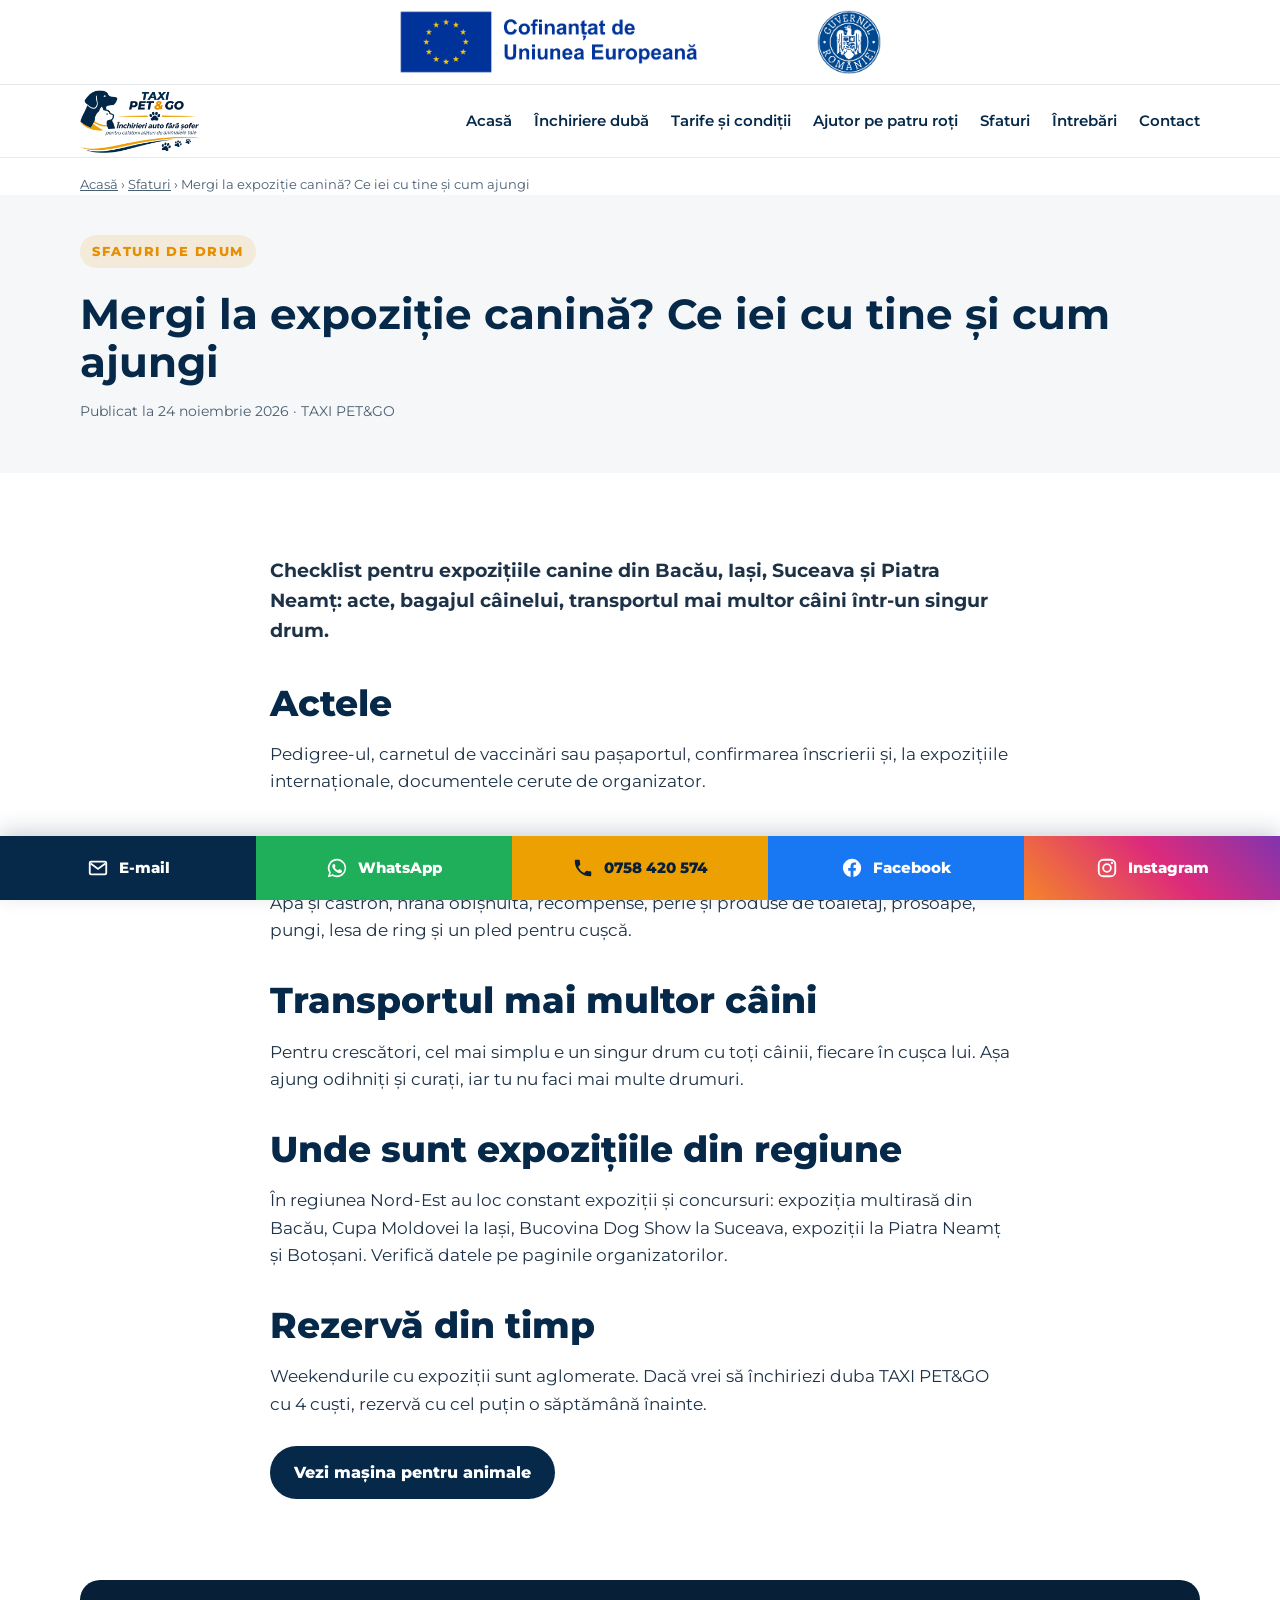
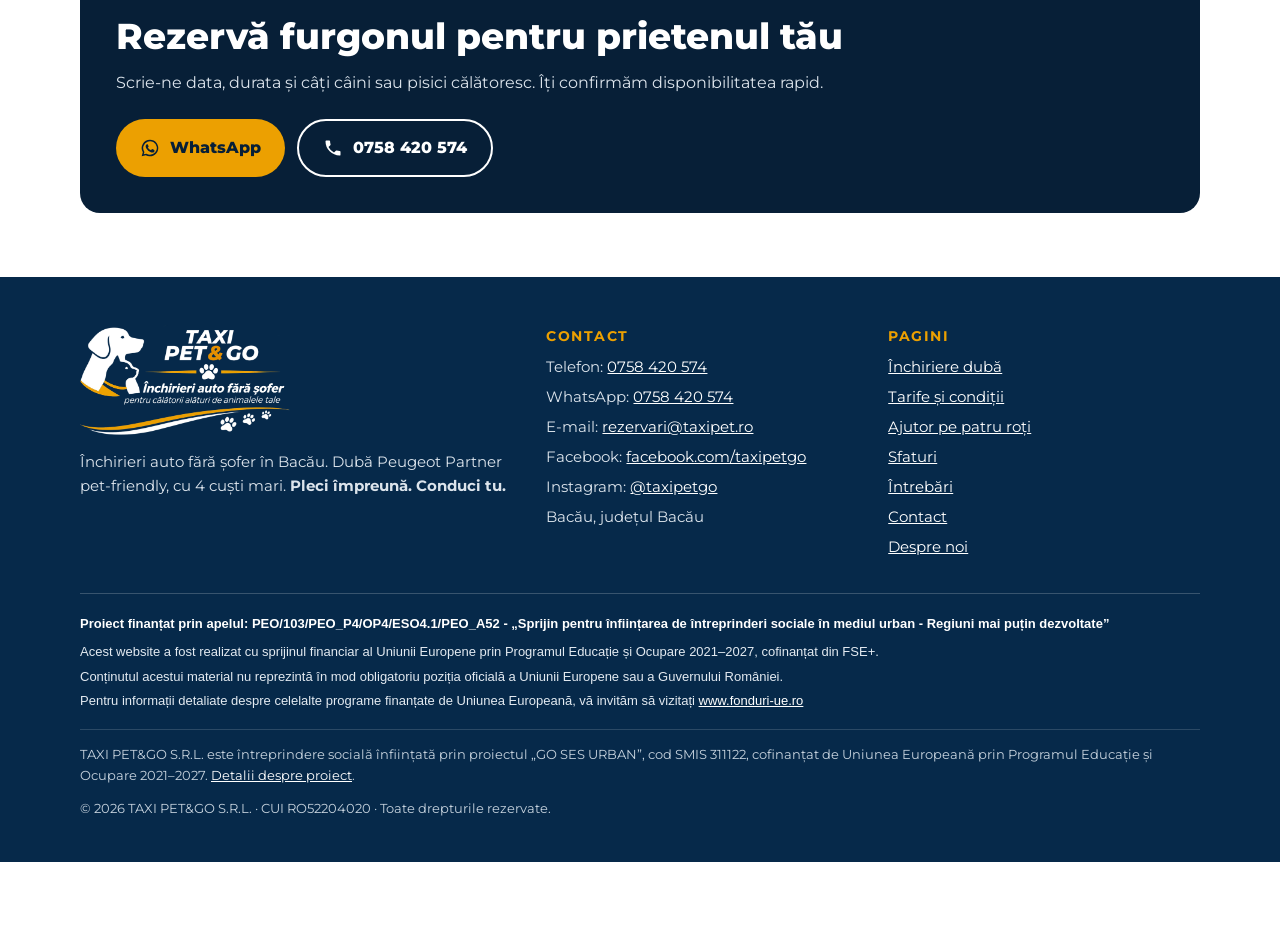
<file: blog-expozitii-canine-nord-est-ce-iei-cu-tine.html>
<!doctype html>
<html lang="ro">
<head>
<meta charset="utf-8">
<meta name="viewport" content="width=device-width,initial-scale=1">
<title>Mergi la expoziție canină? Ce iei cu tine și cum ajungi | TAXI PET&amp;GO</title>
<meta name="description" content="Checklist pentru expozițiile canine din Bacău, Iași, Suceava și Piatra Neamț: acte, bagajul câinelui, transportul mai multor câini într-un singur drum.">
<meta name="keywords" content="expoziție canină Bacău, expoziții canine Nord-Est, transport câini expoziție, cușcă câini expoziție">
<meta name="robots" content="index,follow,max-image-preview:large">
<meta name="author" content="TAXI PET&amp;GO S.R.L.">
<meta name="geo.region" content="RO-BC"><meta name="geo.placename" content="Bacău"><meta name="geo.position" content="46.5670;26.9146"><meta name="ICBM" content="46.5670, 26.9146">
<link rel="canonical" href="https://www.taxipet.ro/blog-expozitii-canine-nord-est-ce-iei-cu-tine">
<meta property="og:type" content="article"><meta property="og:locale" content="ro_RO"><meta property="og:site_name" content="TAXI PET&amp;GO">
<meta property="og:title" content="Mergi la expoziție canină? Ce iei cu tine și cum ajungi | TAXI PET&amp;GO"><meta property="og:description" content="Checklist pentru expozițiile canine din Bacău, Iași, Suceava și Piatra Neamț: acte, bagajul câinelui, transportul mai multor câini într-un singur drum.">
<meta property="og:url" content="https://www.taxipet.ro/blog-expozitii-canine-nord-est-ce-iei-cu-tine"><meta property="og:image" content="https://www.taxipet.ro/og-taxi-pet-go.jpg"><meta property="og:image:width" content="1200"><meta property="og:image:height" content="630">
<meta name="twitter:card" content="summary_large_image">
<meta name="theme-color" content="#06294A">
<link rel="icon" type="image/png" sizes="32x32" href="/favicon-32.png"><link rel="apple-touch-icon" href="/apple-touch-icon.png"><link rel="manifest" href="/site.webmanifest">
<link rel="preconnect" href="https://fonts.googleapis.com"><link rel="preconnect" href="https://fonts.gstatic.com" crossorigin>
<link href="https://fonts.googleapis.com/css2?family=Montserrat:ital,wght@0,400;0,600;0,700;0,800;0,900;1,800;1,900&amp;display=swap" rel="stylesheet">
<link rel="stylesheet" href="/style.css?v=7">
<script type="application/ld+json">{"@context": "https://schema.org", "@type": "AutoRental", "@id": "https://www.taxipet.ro/#firma", "name": "TAXI PET&GO", "legalName": "TAXI PET&GO S.R.L.", "url": "https://www.taxipet.ro/", "logo": "https://www.taxipet.ro/taxi-pet-go-logo-inchirieri-auto-fara-sofer.webp", "image": ["https://www.taxipet.ro/inchiriere-duba-pet-friendly-bacau-peugeot-partner.webp", "https://www.taxipet.ro/og-taxi-pet-go.jpg"], "description": "Închirieri auto fără șofer în Bacău: dubă Peugeot Partner pet-friendly, echipată cu 4 cuști mari pentru transportul câinilor și pisicilor. Tu conduci, animalul călătorește în siguranță.", "slogan": "Pleci împreună. Conduci tu.", "telephone": "+40758420574", "email": "rezervari@taxipet.ro", "address": {"@type": "PostalAddress", "addressLocality": "Bacău", "addressRegion": "Bacău", "postalCode": "600311", "addressCountry": "RO"}, "geo": {"@type": "GeoCoordinates", "latitude": 46.567, "longitude": 26.9146}, "areaServed": [{"@type": "City", "name": "Bacău"}, {"@type": "City", "name": "Onești"}, {"@type": "City", "name": "Moinești"}, {"@type": "City", "name": "Comănești"}, {"@type": "City", "name": "Buhuși"}, {"@type": "City", "name": "Roman"}, {"@type": "City", "name": "Piatra Neamț"}], "openingHoursSpecification": [{"@type": "OpeningHoursSpecification", "dayOfWeek": ["Monday", "Tuesday", "Wednesday", "Thursday", "Friday", "Saturday", "Sunday"], "opens": "00:00", "closes": "23:59"}], "contactPoint": [{"@type": "ContactPoint", "telephone": "+40758420574", "email": "rezervari@taxipet.ro", "contactType": "reservations", "areaServed": "RO", "availableLanguage": ["ro"]}], "sameAs": ["https://www.facebook.com/taxipetgo", "https://www.instagram.com/taxipetgo/"], "knowsAbout": ["închiriere auto fără șofer", "transportul animalelor de companie", "mașini pet-friendly"], "makesOffer": {"@type": "Offer", "itemOffered": {"@type": "Service", "name": "Închiriere dubă pet-friendly fără șofer", "serviceType": "Închiriere autoutilitară cu cuști pentru animale"}, "areaServed": "Bacău"}}</script>
<script type="application/ld+json">{"@context": "https://schema.org", "@type": "BlogPosting", "headline": "Mergi la expoziție canină? Ce iei cu tine și cum ajungi", "description": "Checklist pentru expozițiile canine din Bacău, Iași, Suceava și Piatra Neamț: acte, bagajul câinelui, transportul mai multor câini într-un singur drum.", "datePublished": "2026-11-24", "dateModified": "2026-11-24", "inLanguage": "ro-RO", "author": {"@type": "Organization", "name": "TAXI PET&GO"}, "publisher": {"@id": "https://www.taxipet.ro/#firma"}, "image": "https://www.taxipet.ro/og-taxi-pet-go.jpg", "mainEntityOfPage": "https://www.taxipet.ro/blog-expozitii-canine-nord-est-ce-iei-cu-tine"}</script><script type="application/ld+json">{"@context": "https://schema.org", "@type": "BreadcrumbList", "itemListElement": [{"@type": "ListItem", "position": 1, "name": "Acasă", "item": "https://www.taxipet.ro/"}, {"@type": "ListItem", "position": 2, "name": "Sfaturi", "item": "https://www.taxipet.ro/blog"}, {"@type": "ListItem", "position": 3, "name": "Mergi la expoziție canină? Ce iei cu tine și cum ajungi", "item": "https://www.taxipet.ro/blog-expozitii-canine-nord-est-ce-iei-cu-tine"}]}</script>
</head>
<body>
<a class="skip" href="#continut">Sari la conținut</a>
<div class="eu-top"><div class="wrap eu-top-in"><img class="eu-emb" src="/cofinantat-de-uniunea-europeana.png" width="783" height="168" alt="Cofinanțat de Uniunea Europeană"><img class="eu-gov" src="/sigla-guvernul-romaniei.png" width="163" height="163" alt="Guvernul României"></div></div>
<header class="top"><div class="wrap nav">
<a class="logo" href="/" aria-label="TAXI PET&amp;GO – pagina principală"><img src="/taxi-pet-go-logo-inchirieri-auto-fara-sofer.webp" width="900" height="472" alt="TAXI PET&amp;GO – logo închirieri auto fără șofer pentru călătorii cu animale"></a>
<button class="menu-btn" type="button" aria-expanded="false" aria-controls="meniu" onclick="var m=document.getElementById('meniu');var o=m.classList.toggle('open');this.setAttribute('aria-expanded',o)">Meniu</button>
<nav aria-label="Meniu principal"><ul id="meniu"><li><a href="/">Acasă</a></li><li><a href="/inchiriere-duba-animale-bacau">Închiriere dubă</a></li><li><a href="/tarife-si-conditii">Tarife și condiții</a></li><li><a href="/ajutor-pe-patru-roti">Ajutor pe patru roți</a></li><li><a href="/blog">Sfaturi</a></li><li><a href="/intrebari-frecvente">Întrebări</a></li><li><a href="/contact">Contact</a></li></ul></nav>
</div></header>
<div class="wrap crumbs"><nav aria-label="Navigare"><a href="/">Acasă</a> › <a href="/blog">Sfaturi</a> › <span>Mergi la expoziție canină? Ce iei cu tine și cum ajungi</span></nav></div>
<main id="continut">
<section class="page-h"><div class="wrap"><div class="tag" style="background:rgba(230,143,0,.12);color:#E68F00">Sfaturi de drum</div><h1>Mergi la expoziție canină? Ce iei cu tine și cum ajungi</h1><p class="note">Publicat la 24 noiembrie 2026 · TAXI PET&amp;GO</p></div></section>
<section class="block"><div class="wrap prose"><p style="font-size:19px"><strong>Checklist pentru expozițiile canine din Bacău, Iași, Suceava și Piatra Neamț: acte, bagajul câinelui, transportul mai multor câini într-un singur drum.</strong></p><h2>Actele</h2><p>Pedigree-ul, carnetul de vaccinări sau pașaportul, confirmarea înscrierii și, la expozițiile internaționale, documentele cerute de organizator.</p><h2>Bagajul câinelui</h2><p>Apă și castron, hrana obișnuită, recompense, perie și produse de toaletaj, prosoape, pungi, lesa de ring și un pled pentru cușcă.</p><h2>Transportul mai multor câini</h2><p>Pentru crescători, cel mai simplu e un singur drum cu toți câinii, fiecare în cușca lui. Așa ajung odihniți și curați, iar tu nu faci mai multe drumuri.</p><h2>Unde sunt expozițiile din regiune</h2><p>În regiunea Nord-Est au loc constant expoziții și concursuri: expoziția multirasă din Bacău, Cupa Moldovei la Iași, Bucovina Dog Show la Suceava, expoziții la Piatra Neamț și Botoșani. Verifică datele pe paginile organizatorilor.</p><h2>Rezervă din timp</h2><p>Weekendurile cu expoziții sunt aglomerate. Dacă vrei să închiriezi duba TAXI PET&amp;GO cu 4 cuști, rezervă cu cel puțin o săptămână înainte.</p>
<p style="margin-top:28px"><a class="btn btn-navy" href="/inchiriere-duba-animale-bacau">Vezi mașina pentru animale</a></p></div></section><section class="block"><div class="wrap"><div class="band">
<div><h2>Rezervă furgonul pentru prietenul tău</h2><p style="margin:0;color:#DCE4EC">Scrie-ne data, durata și câți câini sau pisici călătoresc. Îți confirmăm disponibilitatea rapid.</p></div>
<div class="btns"><a class="btn btn-gold" href="https://wa.me/40758420574?text=Bun%C4%83%20ziua%2C%20a%C8%99%20dori%20s%C4%83%20rezerv%20ma%C8%99ina%20TAXI%20PET%26GO%20pentru%20data%20de%20..." rel="noopener"><svg viewBox="0 0 24 24" aria-hidden="true"><path fill="currentColor" d="M12 2a10 10 0 0 0-8.6 15.1L2 22l5-1.3A10 10 0 1 0 12 2zm0 18.2a8.2 8.2 0 0 1-4.2-1.2l-.3-.2-3 .8.8-2.9-.2-.3A8.2 8.2 0 1 1 12 20.2zm4.5-6.1c-.2-.1-1.5-.7-1.7-.8-.2-.1-.4-.1-.6.1l-.8 1c-.1.2-.3.2-.5.1a6.7 6.7 0 0 1-3.3-2.9c-.3-.4.3-.4.7-1.4.1-.2 0-.3 0-.4l-.8-1.8c-.2-.5-.4-.4-.6-.4h-.5a1 1 0 0 0-.7.3 3 3 0 0 0-.9 2.2 5.2 5.2 0 0 0 1.1 2.7 11.8 11.8 0 0 0 4.5 4c1.7.7 2.3.8 3.2.6.5-.1 1.5-.6 1.7-1.2.2-.6.2-1.1.2-1.2-.1-.1-.2-.2-.5-.3z"/></svg> WhatsApp</a><a class="btn btn-line" href="tel:+40758420574"><svg viewBox="0 0 24 24" aria-hidden="true"><path fill="currentColor" d="M6.6 10.8a15.1 15.1 0 0 0 6.6 6.6l2.2-2.2a1 1 0 0 1 1-.25 11.4 11.4 0 0 0 3.6.57 1 1 0 0 1 1 1V20a1 1 0 0 1-1 1A17 17 0 0 1 3 4a1 1 0 0 1 1-1h3.5a1 1 0 0 1 1 1c0 1.25.2 2.45.57 3.57a1 1 0 0 1-.25 1z"/></svg> 0758 420 574</a></div>
</div></div></section>
</main>
<footer class="site"><div class="wrap">
<div class="cols">
<div><img src="/taxi-pet-go-logo-alb.webp" width="700" height="367" alt="TAXI PET&amp;GO logo alb" style="width:210px;margin-bottom:14px" loading="lazy">
<p>Închirieri auto fără șofer în Bacău. Dubă Peugeot Partner pet-friendly, cu 4 cuști mari. <strong>Pleci împreună. Conduci tu.</strong></p></div>
<div><h3>Contact</h3><ul>
<li>Telefon: <a href="tel:+40758420574">0758 420 574</a></li>
<li>WhatsApp: <a href="https://wa.me/40758420574?text=Bun%C4%83%20ziua%2C%20a%C8%99%20dori%20s%C4%83%20rezerv%20ma%C8%99ina%20TAXI%20PET%26GO%20pentru%20data%20de%20..." rel="noopener">0758 420 574</a></li>
<li>E-mail: <a href="mailto:rezervari@taxipet.ro">rezervari@taxipet.ro</a></li>
<li>Facebook: <a href="https://www.facebook.com/taxipetgo" target="_blank" rel="noopener">facebook.com/taxipetgo</a></li>
<li>Instagram: <a href="https://www.instagram.com/taxipetgo/" target="_blank" rel="noopener">@taxipetgo</a></li>
<li>Bacău, județul Bacău</li></ul></div>
<div><h3>Pagini</h3><ul><li><a href="/inchiriere-duba-animale-bacau">Închiriere dubă</a></li><li><a href="/tarife-si-conditii">Tarife și condiții</a></li><li><a href="/ajutor-pe-patru-roti">Ajutor pe patru roți</a></li><li><a href="/blog">Sfaturi</a></li><li><a href="/intrebari-frecvente">Întrebări</a></li><li><a href="/contact">Contact</a></li><li><a href="/despre-noi">Despre noi</a></li></ul></div>
</div>
<div class="eu"><div class="eu-legal"><p class="eu-apel">Proiect finanțat prin apelul: PEO/103/PEO_P4/OP4/ESO4.1/PEO_A52 - „Sprijin pentru înființarea de întreprinderi sociale în mediul urban - Regiuni mai puțin dezvoltate”</p><p>Acest website a fost realizat cu sprijinul financiar al Uniunii Europene prin Programul Educație și Ocupare 2021–2027, cofinanțat din FSE+.</p><p>Conținutul acestui material nu reprezintă în mod obligatoriu poziția oficială a Uniunii Europene sau a Guvernului României.</p><p>Pentru informații detaliate despre celelalte programe finanțate de Uniunea Europeană, vă invităm să vizitați <a href="https://www.fonduri-ue.ro" rel="noopener">www.fonduri-ue.ro</a></p></div><p>TAXI PET&amp;GO S.R.L. este întreprindere socială înființată prin proiectul „GO SES URBAN”, cod SMIS 311122, cofinanțat de Uniunea Europeană prin Programul Educație și Ocupare 2021–2027. <a href="/despre-noi#proiect">Detalii despre proiect</a>.</p>
<p>© 2026 TAXI PET&amp;GO S.R.L. · CUI RO52204020 · Toate drepturile rezervate.</p></div>
</div></footer>
<div class="contact-bar" role="navigation" aria-label="Contact rapid">
<a class="cb-mail" href="mailto:rezervari@taxipet.ro?subject=Rezervare%20TAXI%20PET%26GO"><svg viewBox="0 0 24 24" aria-hidden="true"><path d="M3 6.5A1.5 1.5 0 0 1 4.5 5h15A1.5 1.5 0 0 1 21 6.5v11a1.5 1.5 0 0 1-1.5 1.5h-15A1.5 1.5 0 0 1 3 17.5z" fill="none" stroke="currentColor" stroke-width="2"/><path d="m4 7 8 6 8-6" fill="none" stroke="currentColor" stroke-width="2"/></svg><span>E-mail</span></a>
<a class="cb-wa" href="https://wa.me/40758420574?text=Bun%C4%83%20ziua%2C%20a%C8%99%20dori%20s%C4%83%20rezerv%20ma%C8%99ina%20TAXI%20PET%26GO%20pentru%20data%20de%20..." rel="noopener"><svg viewBox="0 0 24 24" aria-hidden="true"><path fill="currentColor" d="M12 2a10 10 0 0 0-8.6 15.1L2 22l5-1.3A10 10 0 1 0 12 2zm0 18.2a8.2 8.2 0 0 1-4.2-1.2l-.3-.2-3 .8.8-2.9-.2-.3A8.2 8.2 0 1 1 12 20.2zm4.5-6.1c-.2-.1-1.5-.7-1.7-.8-.2-.1-.4-.1-.6.1l-.8 1c-.1.2-.3.2-.5.1a6.7 6.7 0 0 1-3.3-2.9c-.3-.4.3-.4.7-1.4.1-.2 0-.3 0-.4l-.8-1.8c-.2-.5-.4-.4-.6-.4h-.5a1 1 0 0 0-.7.3 3 3 0 0 0-.9 2.2 5.2 5.2 0 0 0 1.1 2.7 11.8 11.8 0 0 0 4.5 4c1.7.7 2.3.8 3.2.6.5-.1 1.5-.6 1.7-1.2.2-.6.2-1.1.2-1.2-.1-.1-.2-.2-.5-.3z"/></svg><span>WhatsApp</span></a>
<a class="cb-tel" href="tel:+40758420574"><svg viewBox="0 0 24 24" aria-hidden="true"><path fill="currentColor" d="M6.6 10.8a15.1 15.1 0 0 0 6.6 6.6l2.2-2.2a1 1 0 0 1 1-.25 11.4 11.4 0 0 0 3.6.57 1 1 0 0 1 1 1V20a1 1 0 0 1-1 1A17 17 0 0 1 3 4a1 1 0 0 1 1-1h3.5a1 1 0 0 1 1 1c0 1.25.2 2.45.57 3.57a1 1 0 0 1-.25 1z"/></svg><span>0758 420 574</span></a>
<a class="cb-fb" href="https://www.facebook.com/taxipetgo" target="_blank" rel="noopener" aria-label="TAXI PET&amp;GO pe Facebook"><svg viewBox="0 0 24 24" aria-hidden="true"><path fill="currentColor" d="M22 12a10 10 0 1 0-11.56 9.88v-6.99H7.9V12h2.54V9.8c0-2.5 1.49-3.89 3.78-3.89 1.09 0 2.24.2 2.24.2v2.46h-1.26c-1.24 0-1.63.77-1.63 1.56V12h2.78l-.44 2.89h-2.34v6.99A10 10 0 0 0 22 12z"/></svg><span>Facebook</span></a>
<a class="cb-ig" href="https://www.instagram.com/taxipetgo/" target="_blank" rel="noopener" aria-label="TAXI PET&amp;GO pe Instagram"><svg viewBox="0 0 24 24" aria-hidden="true"><rect x="3" y="3" width="18" height="18" rx="5" fill="none" stroke="currentColor" stroke-width="2"/><circle cx="12" cy="12" r="4.2" fill="none" stroke="currentColor" stroke-width="2"/><circle cx="17.4" cy="6.6" r="1.3" fill="currentColor"/></svg><span>Instagram</span></a>
</div>
</body>
</html>
</file>
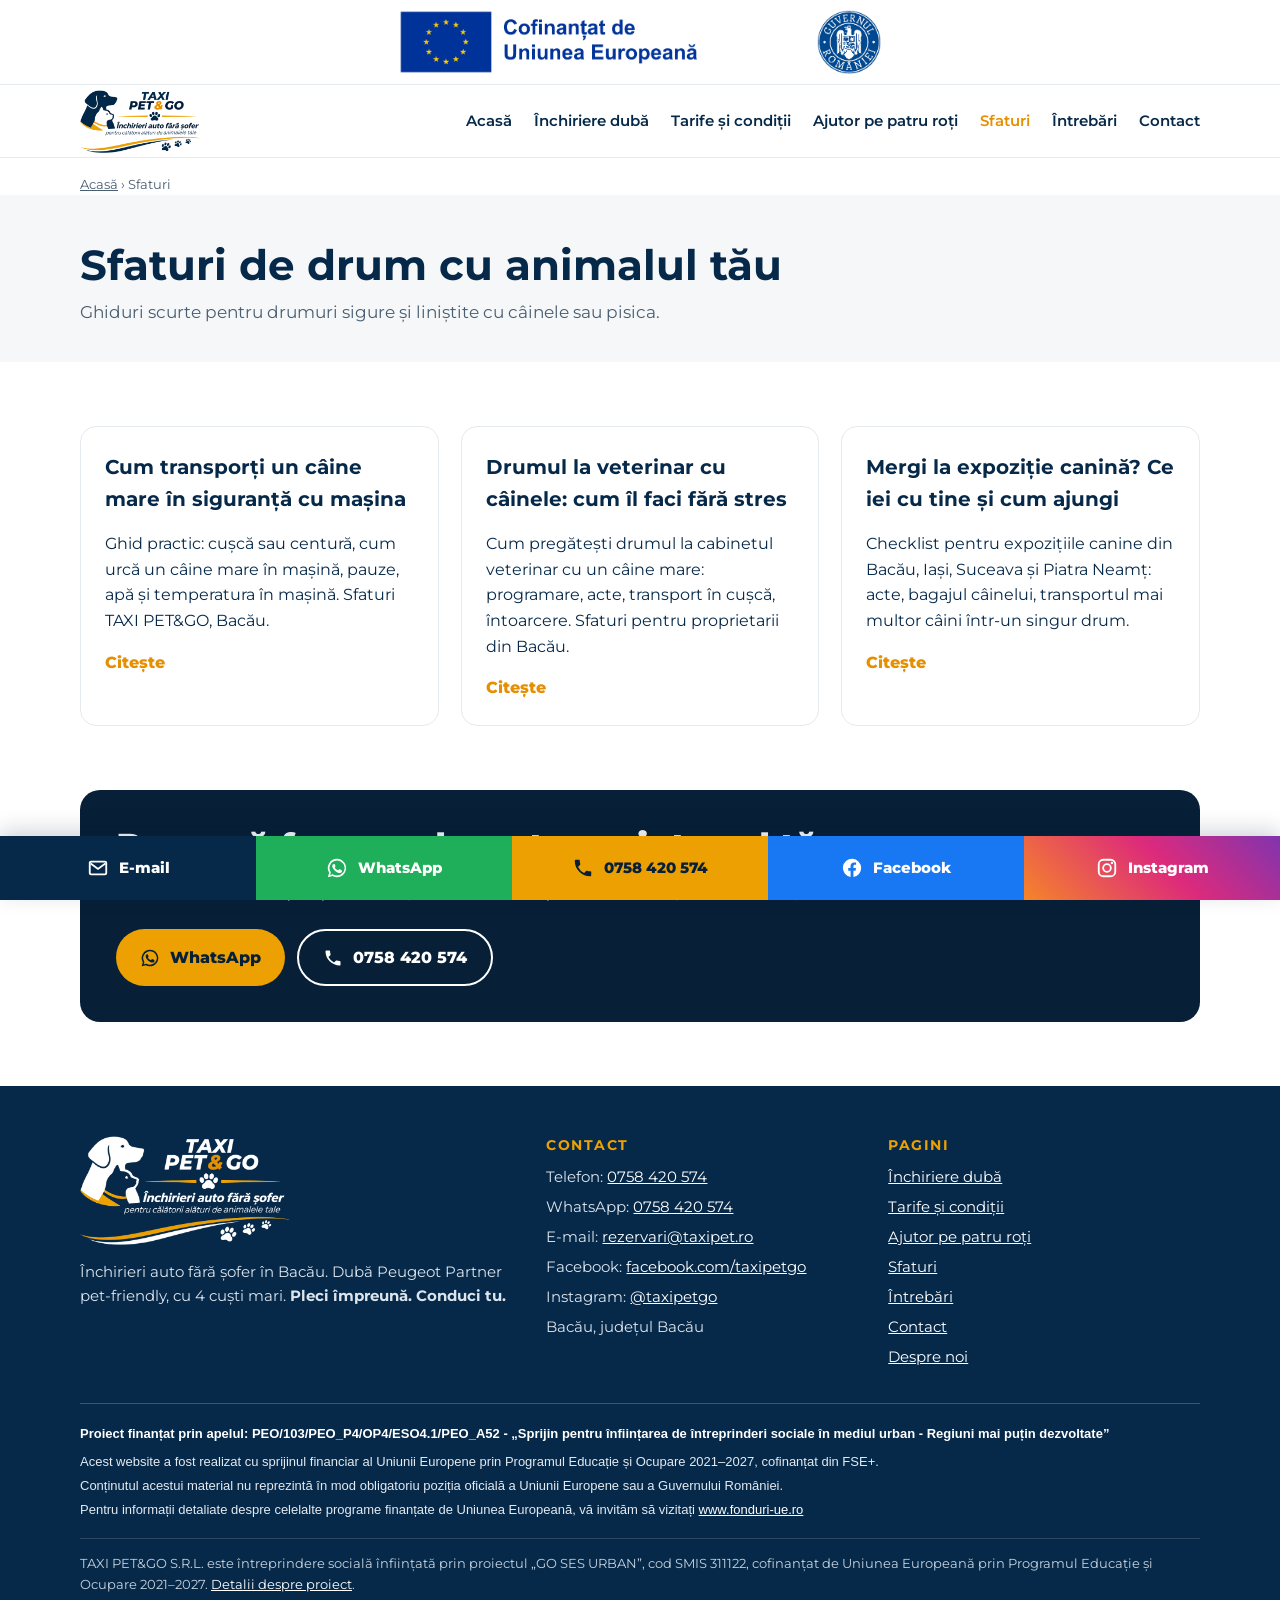
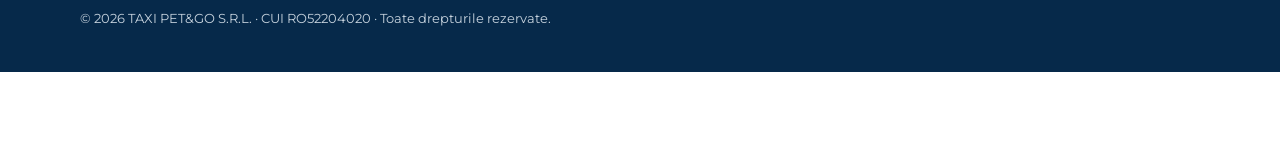
<file: blog.html>
<!doctype html>
<html lang="ro">
<head>
<meta charset="utf-8">
<meta name="viewport" content="width=device-width,initial-scale=1">
<title>Sfaturi pentru drumuri cu câinele și pisica | Blog TAXI PET&amp;GO</title>
<meta name="description" content="Sfaturi practice pentru transportul câinilor mari și al pisicilor: siguranța în mașină, drumul la veterinar, expoziții canine în Nord-Est.">
<meta name="keywords" content="sfaturi transport câine, câine în mașină, drum la veterinar cu câinele, expoziții canine Nord-Est">
<meta name="robots" content="index,follow,max-image-preview:large">
<meta name="author" content="TAXI PET&amp;GO S.R.L.">
<meta name="geo.region" content="RO-BC"><meta name="geo.placename" content="Bacău"><meta name="geo.position" content="46.5670;26.9146"><meta name="ICBM" content="46.5670, 26.9146">
<link rel="canonical" href="https://www.taxipet.ro/blog">
<meta property="og:type" content="website"><meta property="og:locale" content="ro_RO"><meta property="og:site_name" content="TAXI PET&amp;GO">
<meta property="og:title" content="Sfaturi pentru drumuri cu câinele și pisica | Blog TAXI PET&amp;GO"><meta property="og:description" content="Sfaturi practice pentru transportul câinilor mari și al pisicilor: siguranța în mașină, drumul la veterinar, expoziții canine în Nord-Est.">
<meta property="og:url" content="https://www.taxipet.ro/blog"><meta property="og:image" content="https://www.taxipet.ro/og-taxi-pet-go.jpg"><meta property="og:image:width" content="1200"><meta property="og:image:height" content="630">
<meta name="twitter:card" content="summary_large_image">
<meta name="theme-color" content="#06294A">
<link rel="icon" type="image/png" sizes="32x32" href="/favicon-32.png"><link rel="apple-touch-icon" href="/apple-touch-icon.png"><link rel="manifest" href="/site.webmanifest">
<link rel="preconnect" href="https://fonts.googleapis.com"><link rel="preconnect" href="https://fonts.gstatic.com" crossorigin>
<link href="https://fonts.googleapis.com/css2?family=Montserrat:ital,wght@0,400;0,600;0,700;0,800;0,900;1,800;1,900&amp;display=swap" rel="stylesheet">
<link rel="stylesheet" href="/style.css?v=7">
<script type="application/ld+json">{"@context": "https://schema.org", "@type": "AutoRental", "@id": "https://www.taxipet.ro/#firma", "name": "TAXI PET&GO", "legalName": "TAXI PET&GO S.R.L.", "url": "https://www.taxipet.ro/", "logo": "https://www.taxipet.ro/taxi-pet-go-logo-inchirieri-auto-fara-sofer.webp", "image": ["https://www.taxipet.ro/inchiriere-duba-pet-friendly-bacau-peugeot-partner.webp", "https://www.taxipet.ro/og-taxi-pet-go.jpg"], "description": "Închirieri auto fără șofer în Bacău: dubă Peugeot Partner pet-friendly, echipată cu 4 cuști mari pentru transportul câinilor și pisicilor. Tu conduci, animalul călătorește în siguranță.", "slogan": "Pleci împreună. Conduci tu.", "telephone": "+40758420574", "email": "rezervari@taxipet.ro", "address": {"@type": "PostalAddress", "addressLocality": "Bacău", "addressRegion": "Bacău", "postalCode": "600311", "addressCountry": "RO"}, "geo": {"@type": "GeoCoordinates", "latitude": 46.567, "longitude": 26.9146}, "areaServed": [{"@type": "City", "name": "Bacău"}, {"@type": "City", "name": "Onești"}, {"@type": "City", "name": "Moinești"}, {"@type": "City", "name": "Comănești"}, {"@type": "City", "name": "Buhuși"}, {"@type": "City", "name": "Roman"}, {"@type": "City", "name": "Piatra Neamț"}], "openingHoursSpecification": [{"@type": "OpeningHoursSpecification", "dayOfWeek": ["Monday", "Tuesday", "Wednesday", "Thursday", "Friday", "Saturday", "Sunday"], "opens": "00:00", "closes": "23:59"}], "contactPoint": [{"@type": "ContactPoint", "telephone": "+40758420574", "email": "rezervari@taxipet.ro", "contactType": "reservations", "areaServed": "RO", "availableLanguage": ["ro"]}], "sameAs": ["https://www.facebook.com/taxipetgo", "https://www.instagram.com/taxipetgo/"], "knowsAbout": ["închiriere auto fără șofer", "transportul animalelor de companie", "mașini pet-friendly"], "makesOffer": {"@type": "Offer", "itemOffered": {"@type": "Service", "name": "Închiriere dubă pet-friendly fără șofer", "serviceType": "Închiriere autoutilitară cu cuști pentru animale"}, "areaServed": "Bacău"}}</script>
<script type="application/ld+json">{"@context": "https://schema.org", "@type": "BreadcrumbList", "itemListElement": [{"@type": "ListItem", "position": 1, "name": "Acasă", "item": "https://www.taxipet.ro/"}, {"@type": "ListItem", "position": 2, "name": "Sfaturi", "item": "https://www.taxipet.ro/blog"}]}</script>
</head>
<body>
<a class="skip" href="#continut">Sari la conținut</a>
<div class="eu-top"><div class="wrap eu-top-in"><img class="eu-emb" src="/cofinantat-de-uniunea-europeana.png" width="783" height="168" alt="Cofinanțat de Uniunea Europeană"><img class="eu-gov" src="/sigla-guvernul-romaniei.png" width="163" height="163" alt="Guvernul României"></div></div>
<header class="top"><div class="wrap nav">
<a class="logo" href="/" aria-label="TAXI PET&amp;GO – pagina principală"><img src="/taxi-pet-go-logo-inchirieri-auto-fara-sofer.webp" width="900" height="472" alt="TAXI PET&amp;GO – logo închirieri auto fără șofer pentru călătorii cu animale"></a>
<button class="menu-btn" type="button" aria-expanded="false" aria-controls="meniu" onclick="var m=document.getElementById('meniu');var o=m.classList.toggle('open');this.setAttribute('aria-expanded',o)">Meniu</button>
<nav aria-label="Meniu principal"><ul id="meniu"><li><a href="/">Acasă</a></li><li><a href="/inchiriere-duba-animale-bacau">Închiriere dubă</a></li><li><a href="/tarife-si-conditii">Tarife și condiții</a></li><li><a href="/ajutor-pe-patru-roti">Ajutor pe patru roți</a></li><li><a href="/blog" aria-current=page>Sfaturi</a></li><li><a href="/intrebari-frecvente">Întrebări</a></li><li><a href="/contact">Contact</a></li></ul></nav>
</div></header>
<div class="wrap crumbs"><nav aria-label="Navigare"><a href="/">Acasă</a> › <span>Sfaturi</span></nav></div>
<main id="continut">
<section class="page-h"><div class="wrap"><h1>Sfaturi de drum cu animalul tău</h1><p class="intro" style="margin:0">Ghiduri scurte pentru drumuri sigure și liniștite cu câinele sau pisica.</p></div></section><section class="block"><div class="wrap grid g3"><a class="card" href="/blog-cum-transporti-un-caine-mare-in-siguranta" style="text-decoration:none"><h3>Cum transporți un câine mare în siguranță cu mașina</h3><p>Ghid practic: cușcă sau centură, cum urcă un câine mare în mașină, pauze, apă și temperatura în mașină. Sfaturi TAXI PET&amp;GO, Bacău.</p><span style="font-weight:800;color:#E68F00">Citește</span></a><a class="card" href="/blog-drumul-la-veterinar-cu-cainele" style="text-decoration:none"><h3>Drumul la veterinar cu câinele: cum îl faci fără stres</h3><p>Cum pregătești drumul la cabinetul veterinar cu un câine mare: programare, acte, transport în cușcă, întoarcere. Sfaturi pentru proprietarii din Bacău.</p><span style="font-weight:800;color:#E68F00">Citește</span></a><a class="card" href="/blog-expozitii-canine-nord-est-ce-iei-cu-tine" style="text-decoration:none"><h3>Mergi la expoziție canină? Ce iei cu tine și cum ajungi</h3><p>Checklist pentru expozițiile canine din Bacău, Iași, Suceava și Piatra Neamț: acte, bagajul câinelui, transportul mai multor câini într-un singur drum.</p><span style="font-weight:800;color:#E68F00">Citește</span></a></div></section><section class="block"><div class="wrap"><div class="band">
<div><h2>Rezervă furgonul pentru prietenul tău</h2><p style="margin:0;color:#DCE4EC">Scrie-ne data, durata și câți câini sau pisici călătoresc. Îți confirmăm disponibilitatea rapid.</p></div>
<div class="btns"><a class="btn btn-gold" href="https://wa.me/40758420574?text=Bun%C4%83%20ziua%2C%20a%C8%99%20dori%20s%C4%83%20rezerv%20ma%C8%99ina%20TAXI%20PET%26GO%20pentru%20data%20de%20..." rel="noopener"><svg viewBox="0 0 24 24" aria-hidden="true"><path fill="currentColor" d="M12 2a10 10 0 0 0-8.6 15.1L2 22l5-1.3A10 10 0 1 0 12 2zm0 18.2a8.2 8.2 0 0 1-4.2-1.2l-.3-.2-3 .8.8-2.9-.2-.3A8.2 8.2 0 1 1 12 20.2zm4.5-6.1c-.2-.1-1.5-.7-1.7-.8-.2-.1-.4-.1-.6.1l-.8 1c-.1.2-.3.2-.5.1a6.7 6.7 0 0 1-3.3-2.9c-.3-.4.3-.4.7-1.4.1-.2 0-.3 0-.4l-.8-1.8c-.2-.5-.4-.4-.6-.4h-.5a1 1 0 0 0-.7.3 3 3 0 0 0-.9 2.2 5.2 5.2 0 0 0 1.1 2.7 11.8 11.8 0 0 0 4.5 4c1.7.7 2.3.8 3.2.6.5-.1 1.5-.6 1.7-1.2.2-.6.2-1.1.2-1.2-.1-.1-.2-.2-.5-.3z"/></svg> WhatsApp</a><a class="btn btn-line" href="tel:+40758420574"><svg viewBox="0 0 24 24" aria-hidden="true"><path fill="currentColor" d="M6.6 10.8a15.1 15.1 0 0 0 6.6 6.6l2.2-2.2a1 1 0 0 1 1-.25 11.4 11.4 0 0 0 3.6.57 1 1 0 0 1 1 1V20a1 1 0 0 1-1 1A17 17 0 0 1 3 4a1 1 0 0 1 1-1h3.5a1 1 0 0 1 1 1c0 1.25.2 2.45.57 3.57a1 1 0 0 1-.25 1z"/></svg> 0758 420 574</a></div>
</div></div></section>
</main>
<footer class="site"><div class="wrap">
<div class="cols">
<div><img src="/taxi-pet-go-logo-alb.webp" width="700" height="367" alt="TAXI PET&amp;GO logo alb" style="width:210px;margin-bottom:14px" loading="lazy">
<p>Închirieri auto fără șofer în Bacău. Dubă Peugeot Partner pet-friendly, cu 4 cuști mari. <strong>Pleci împreună. Conduci tu.</strong></p></div>
<div><h3>Contact</h3><ul>
<li>Telefon: <a href="tel:+40758420574">0758 420 574</a></li>
<li>WhatsApp: <a href="https://wa.me/40758420574?text=Bun%C4%83%20ziua%2C%20a%C8%99%20dori%20s%C4%83%20rezerv%20ma%C8%99ina%20TAXI%20PET%26GO%20pentru%20data%20de%20..." rel="noopener">0758 420 574</a></li>
<li>E-mail: <a href="mailto:rezervari@taxipet.ro">rezervari@taxipet.ro</a></li>
<li>Facebook: <a href="https://www.facebook.com/taxipetgo" target="_blank" rel="noopener">facebook.com/taxipetgo</a></li>
<li>Instagram: <a href="https://www.instagram.com/taxipetgo/" target="_blank" rel="noopener">@taxipetgo</a></li>
<li>Bacău, județul Bacău</li></ul></div>
<div><h3>Pagini</h3><ul><li><a href="/inchiriere-duba-animale-bacau">Închiriere dubă</a></li><li><a href="/tarife-si-conditii">Tarife și condiții</a></li><li><a href="/ajutor-pe-patru-roti">Ajutor pe patru roți</a></li><li><a href="/blog">Sfaturi</a></li><li><a href="/intrebari-frecvente">Întrebări</a></li><li><a href="/contact">Contact</a></li><li><a href="/despre-noi">Despre noi</a></li></ul></div>
</div>
<div class="eu"><div class="eu-legal"><p class="eu-apel">Proiect finanțat prin apelul: PEO/103/PEO_P4/OP4/ESO4.1/PEO_A52 - „Sprijin pentru înființarea de întreprinderi sociale în mediul urban - Regiuni mai puțin dezvoltate”</p><p>Acest website a fost realizat cu sprijinul financiar al Uniunii Europene prin Programul Educație și Ocupare 2021–2027, cofinanțat din FSE+.</p><p>Conținutul acestui material nu reprezintă în mod obligatoriu poziția oficială a Uniunii Europene sau a Guvernului României.</p><p>Pentru informații detaliate despre celelalte programe finanțate de Uniunea Europeană, vă invităm să vizitați <a href="https://www.fonduri-ue.ro" rel="noopener">www.fonduri-ue.ro</a></p></div><p>TAXI PET&amp;GO S.R.L. este întreprindere socială înființată prin proiectul „GO SES URBAN”, cod SMIS 311122, cofinanțat de Uniunea Europeană prin Programul Educație și Ocupare 2021–2027. <a href="/despre-noi#proiect">Detalii despre proiect</a>.</p>
<p>© 2026 TAXI PET&amp;GO S.R.L. · CUI RO52204020 · Toate drepturile rezervate.</p></div>
</div></footer>
<div class="contact-bar" role="navigation" aria-label="Contact rapid">
<a class="cb-mail" href="mailto:rezervari@taxipet.ro?subject=Rezervare%20TAXI%20PET%26GO"><svg viewBox="0 0 24 24" aria-hidden="true"><path d="M3 6.5A1.5 1.5 0 0 1 4.5 5h15A1.5 1.5 0 0 1 21 6.5v11a1.5 1.5 0 0 1-1.5 1.5h-15A1.5 1.5 0 0 1 3 17.5z" fill="none" stroke="currentColor" stroke-width="2"/><path d="m4 7 8 6 8-6" fill="none" stroke="currentColor" stroke-width="2"/></svg><span>E-mail</span></a>
<a class="cb-wa" href="https://wa.me/40758420574?text=Bun%C4%83%20ziua%2C%20a%C8%99%20dori%20s%C4%83%20rezerv%20ma%C8%99ina%20TAXI%20PET%26GO%20pentru%20data%20de%20..." rel="noopener"><svg viewBox="0 0 24 24" aria-hidden="true"><path fill="currentColor" d="M12 2a10 10 0 0 0-8.6 15.1L2 22l5-1.3A10 10 0 1 0 12 2zm0 18.2a8.2 8.2 0 0 1-4.2-1.2l-.3-.2-3 .8.8-2.9-.2-.3A8.2 8.2 0 1 1 12 20.2zm4.5-6.1c-.2-.1-1.5-.7-1.7-.8-.2-.1-.4-.1-.6.1l-.8 1c-.1.2-.3.2-.5.1a6.7 6.7 0 0 1-3.3-2.9c-.3-.4.3-.4.7-1.4.1-.2 0-.3 0-.4l-.8-1.8c-.2-.5-.4-.4-.6-.4h-.5a1 1 0 0 0-.7.3 3 3 0 0 0-.9 2.2 5.2 5.2 0 0 0 1.1 2.7 11.8 11.8 0 0 0 4.5 4c1.7.7 2.3.8 3.2.6.5-.1 1.5-.6 1.7-1.2.2-.6.2-1.1.2-1.2-.1-.1-.2-.2-.5-.3z"/></svg><span>WhatsApp</span></a>
<a class="cb-tel" href="tel:+40758420574"><svg viewBox="0 0 24 24" aria-hidden="true"><path fill="currentColor" d="M6.6 10.8a15.1 15.1 0 0 0 6.6 6.6l2.2-2.2a1 1 0 0 1 1-.25 11.4 11.4 0 0 0 3.6.57 1 1 0 0 1 1 1V20a1 1 0 0 1-1 1A17 17 0 0 1 3 4a1 1 0 0 1 1-1h3.5a1 1 0 0 1 1 1c0 1.25.2 2.45.57 3.57a1 1 0 0 1-.25 1z"/></svg><span>0758 420 574</span></a>
<a class="cb-fb" href="https://www.facebook.com/taxipetgo" target="_blank" rel="noopener" aria-label="TAXI PET&amp;GO pe Facebook"><svg viewBox="0 0 24 24" aria-hidden="true"><path fill="currentColor" d="M22 12a10 10 0 1 0-11.56 9.88v-6.99H7.9V12h2.54V9.8c0-2.5 1.49-3.89 3.78-3.89 1.09 0 2.24.2 2.24.2v2.46h-1.26c-1.24 0-1.63.77-1.63 1.56V12h2.78l-.44 2.89h-2.34v6.99A10 10 0 0 0 22 12z"/></svg><span>Facebook</span></a>
<a class="cb-ig" href="https://www.instagram.com/taxipetgo/" target="_blank" rel="noopener" aria-label="TAXI PET&amp;GO pe Instagram"><svg viewBox="0 0 24 24" aria-hidden="true"><rect x="3" y="3" width="18" height="18" rx="5" fill="none" stroke="currentColor" stroke-width="2"/><circle cx="12" cy="12" r="4.2" fill="none" stroke="currentColor" stroke-width="2"/><circle cx="17.4" cy="6.6" r="1.3" fill="currentColor"/></svg><span>Instagram</span></a>
</div>
</body>
</html>
</file>
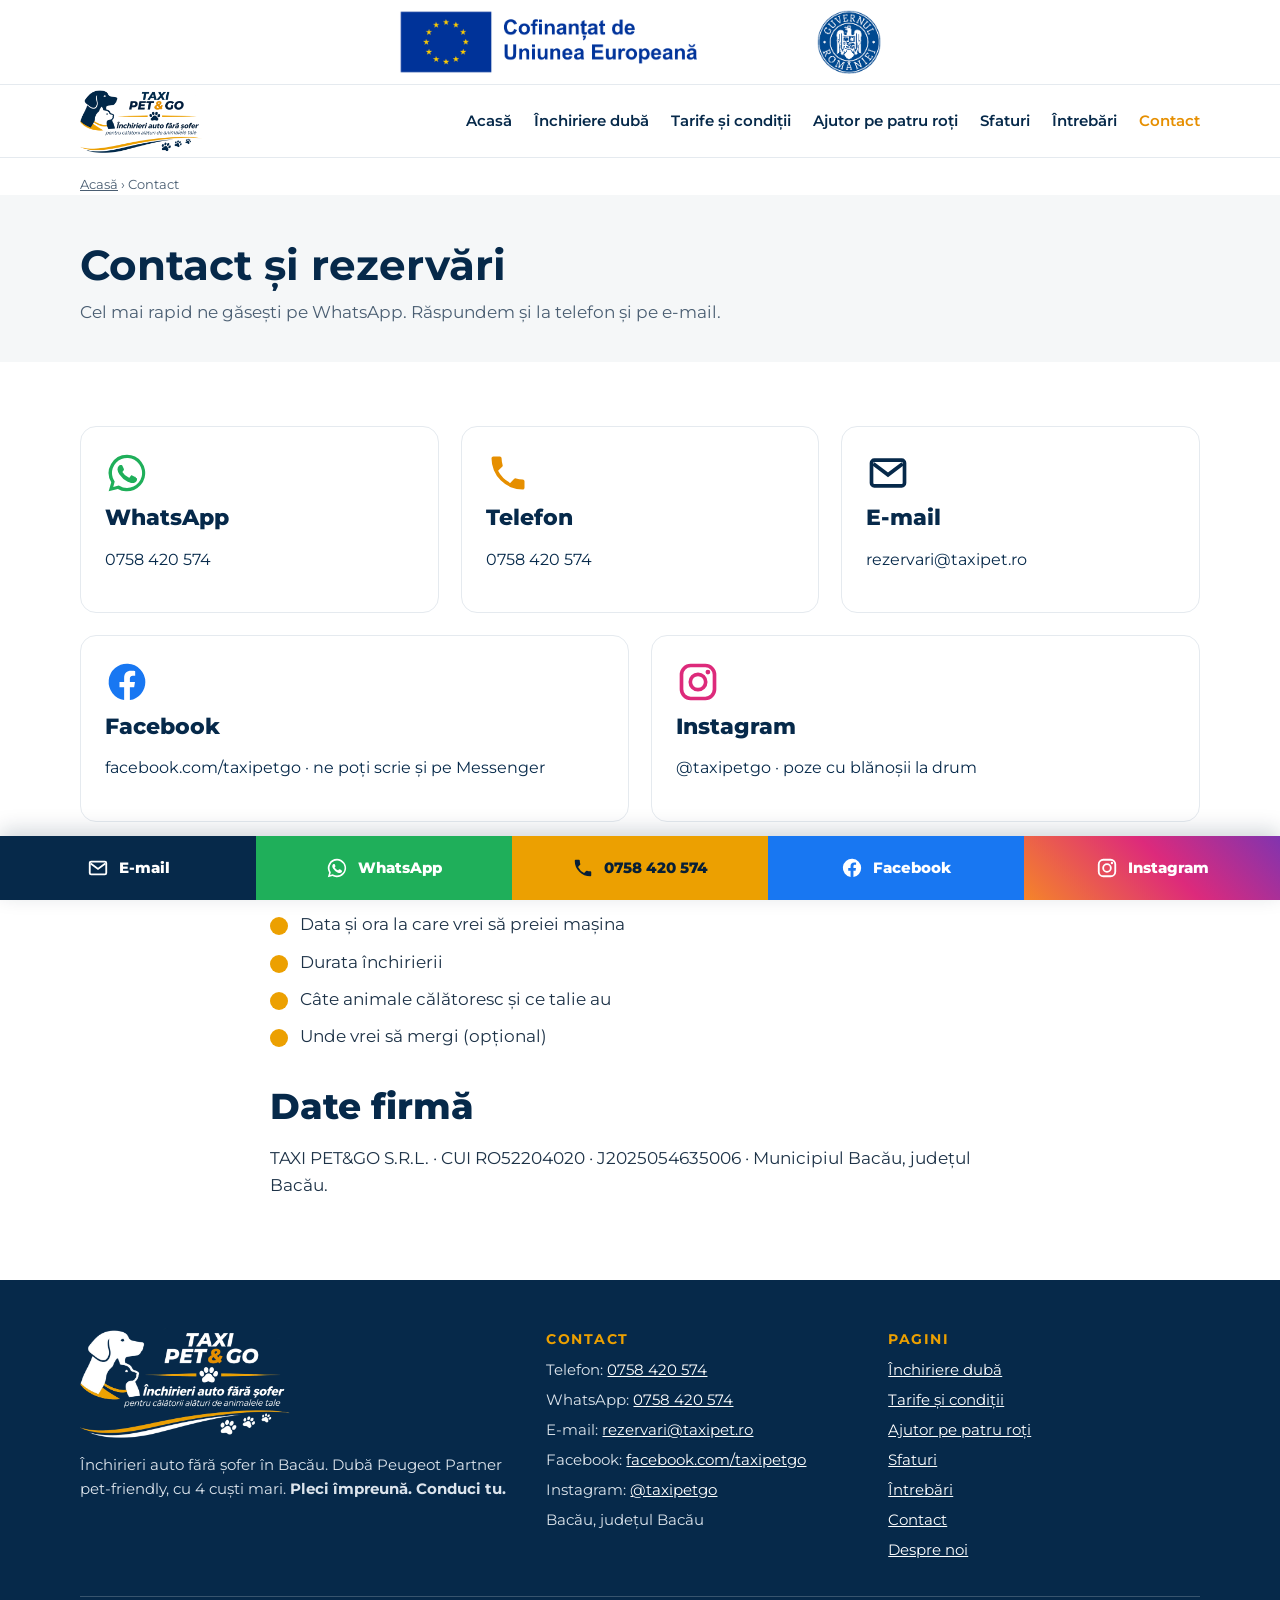
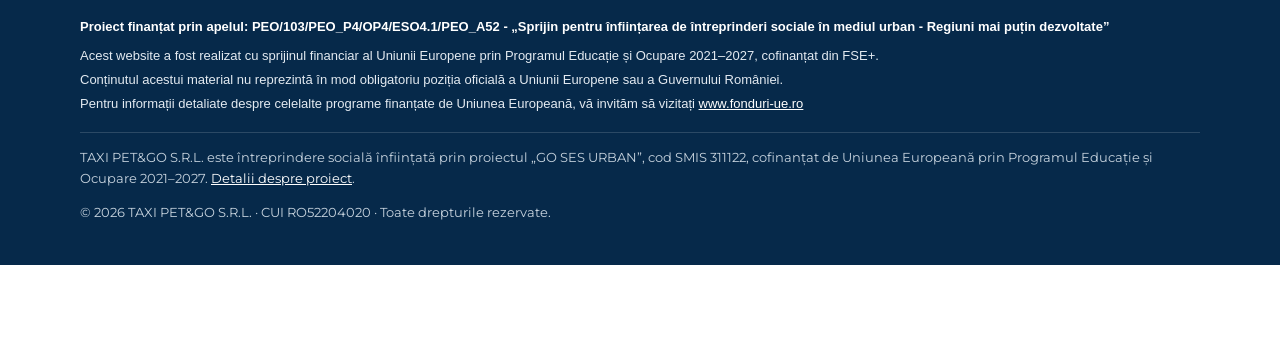
<file: contact.html>
<!doctype html>
<html lang="ro">
<head>
<meta charset="utf-8">
<meta name="viewport" content="width=device-width,initial-scale=1">
<title>Contact și rezervări – TAXI PET&amp;GO Bacău | 0758 420 574</title>
<meta name="description" content="Rezervă duba pet-friendly fără șofer în Bacău: WhatsApp și telefon 0758 420 574, e-mail rezervari@taxipet.ro.">
<meta name="keywords" content="contact TAXI PET&amp;GO, rezervare dubă Bacău, telefon închiriere dubă Bacău">
<meta name="robots" content="index,follow,max-image-preview:large">
<meta name="author" content="TAXI PET&amp;GO S.R.L.">
<meta name="geo.region" content="RO-BC"><meta name="geo.placename" content="Bacău"><meta name="geo.position" content="46.5670;26.9146"><meta name="ICBM" content="46.5670, 26.9146">
<link rel="canonical" href="https://www.taxipet.ro/contact">
<meta property="og:type" content="website"><meta property="og:locale" content="ro_RO"><meta property="og:site_name" content="TAXI PET&amp;GO">
<meta property="og:title" content="Contact și rezervări – TAXI PET&amp;GO Bacău | 0758 420 574"><meta property="og:description" content="Rezervă duba pet-friendly fără șofer în Bacău: WhatsApp și telefon 0758 420 574, e-mail rezervari@taxipet.ro.">
<meta property="og:url" content="https://www.taxipet.ro/contact"><meta property="og:image" content="https://www.taxipet.ro/og-taxi-pet-go.jpg"><meta property="og:image:width" content="1200"><meta property="og:image:height" content="630">
<meta name="twitter:card" content="summary_large_image">
<meta name="theme-color" content="#06294A">
<link rel="icon" type="image/png" sizes="32x32" href="/favicon-32.png"><link rel="apple-touch-icon" href="/apple-touch-icon.png"><link rel="manifest" href="/site.webmanifest">
<link rel="preconnect" href="https://fonts.googleapis.com"><link rel="preconnect" href="https://fonts.gstatic.com" crossorigin>
<link href="https://fonts.googleapis.com/css2?family=Montserrat:ital,wght@0,400;0,600;0,700;0,800;0,900;1,800;1,900&amp;display=swap" rel="stylesheet">
<link rel="stylesheet" href="/style.css?v=7">
<script type="application/ld+json">{"@context": "https://schema.org", "@type": "AutoRental", "@id": "https://www.taxipet.ro/#firma", "name": "TAXI PET&GO", "legalName": "TAXI PET&GO S.R.L.", "url": "https://www.taxipet.ro/", "logo": "https://www.taxipet.ro/taxi-pet-go-logo-inchirieri-auto-fara-sofer.webp", "image": ["https://www.taxipet.ro/inchiriere-duba-pet-friendly-bacau-peugeot-partner.webp", "https://www.taxipet.ro/og-taxi-pet-go.jpg"], "description": "Închirieri auto fără șofer în Bacău: dubă Peugeot Partner pet-friendly, echipată cu 4 cuști mari pentru transportul câinilor și pisicilor. Tu conduci, animalul călătorește în siguranță.", "slogan": "Pleci împreună. Conduci tu.", "telephone": "+40758420574", "email": "rezervari@taxipet.ro", "address": {"@type": "PostalAddress", "addressLocality": "Bacău", "addressRegion": "Bacău", "postalCode": "600311", "addressCountry": "RO"}, "geo": {"@type": "GeoCoordinates", "latitude": 46.567, "longitude": 26.9146}, "areaServed": [{"@type": "City", "name": "Bacău"}, {"@type": "City", "name": "Onești"}, {"@type": "City", "name": "Moinești"}, {"@type": "City", "name": "Comănești"}, {"@type": "City", "name": "Buhuși"}, {"@type": "City", "name": "Roman"}, {"@type": "City", "name": "Piatra Neamț"}], "openingHoursSpecification": [{"@type": "OpeningHoursSpecification", "dayOfWeek": ["Monday", "Tuesday", "Wednesday", "Thursday", "Friday", "Saturday", "Sunday"], "opens": "00:00", "closes": "23:59"}], "contactPoint": [{"@type": "ContactPoint", "telephone": "+40758420574", "email": "rezervari@taxipet.ro", "contactType": "reservations", "areaServed": "RO", "availableLanguage": ["ro"]}], "sameAs": ["https://www.facebook.com/taxipetgo", "https://www.instagram.com/taxipetgo/"], "knowsAbout": ["închiriere auto fără șofer", "transportul animalelor de companie", "mașini pet-friendly"], "makesOffer": {"@type": "Offer", "itemOffered": {"@type": "Service", "name": "Închiriere dubă pet-friendly fără șofer", "serviceType": "Închiriere autoutilitară cu cuști pentru animale"}, "areaServed": "Bacău"}}</script>
<script type="application/ld+json">{"@context": "https://schema.org", "@type": "BreadcrumbList", "itemListElement": [{"@type": "ListItem", "position": 1, "name": "Acasă", "item": "https://www.taxipet.ro/"}, {"@type": "ListItem", "position": 2, "name": "Contact", "item": "https://www.taxipet.ro/contact"}]}</script>
</head>
<body>
<a class="skip" href="#continut">Sari la conținut</a>
<div class="eu-top"><div class="wrap eu-top-in"><img class="eu-emb" src="/cofinantat-de-uniunea-europeana.png" width="783" height="168" alt="Cofinanțat de Uniunea Europeană"><img class="eu-gov" src="/sigla-guvernul-romaniei.png" width="163" height="163" alt="Guvernul României"></div></div>
<header class="top"><div class="wrap nav">
<a class="logo" href="/" aria-label="TAXI PET&amp;GO – pagina principală"><img src="/taxi-pet-go-logo-inchirieri-auto-fara-sofer.webp" width="900" height="472" alt="TAXI PET&amp;GO – logo închirieri auto fără șofer pentru călătorii cu animale"></a>
<button class="menu-btn" type="button" aria-expanded="false" aria-controls="meniu" onclick="var m=document.getElementById('meniu');var o=m.classList.toggle('open');this.setAttribute('aria-expanded',o)">Meniu</button>
<nav aria-label="Meniu principal"><ul id="meniu"><li><a href="/">Acasă</a></li><li><a href="/inchiriere-duba-animale-bacau">Închiriere dubă</a></li><li><a href="/tarife-si-conditii">Tarife și condiții</a></li><li><a href="/ajutor-pe-patru-roti">Ajutor pe patru roți</a></li><li><a href="/blog">Sfaturi</a></li><li><a href="/intrebari-frecvente">Întrebări</a></li><li><a href="/contact" aria-current=page>Contact</a></li></ul></nav>
</div></header>
<div class="wrap crumbs"><nav aria-label="Navigare"><a href="/">Acasă</a> › <span>Contact</span></nav></div>
<main id="continut">

<section class="page-h"><div class="wrap"><h1>Contact și rezervări</h1><p class="intro" style="margin:0">Cel mai rapid ne găsești pe WhatsApp. Răspundem și la telefon și pe e-mail.</p></div></section>
<section class="block"><div class="wrap grid g3">
<a class="card" href="https://wa.me/40758420574?text=Bun%C4%83%20ziua%2C%20a%C8%99%20dori%20s%C4%83%20rezerv%20ma%C8%99ina%20TAXI%20PET%26GO%20pentru%20data%20de%20..." rel="noopener" style="text-decoration:none"><div class="ico" style="color:#1FAF5A"><svg viewBox="0 0 24 24" aria-hidden="true"><path fill="currentColor" d="M12 2a10 10 0 0 0-8.6 15.1L2 22l5-1.3A10 10 0 1 0 12 2zm0 18.2a8.2 8.2 0 0 1-4.2-1.2l-.3-.2-3 .8.8-2.9-.2-.3A8.2 8.2 0 1 1 12 20.2zm4.5-6.1c-.2-.1-1.5-.7-1.7-.8-.2-.1-.4-.1-.6.1l-.8 1c-.1.2-.3.2-.5.1a6.7 6.7 0 0 1-3.3-2.9c-.3-.4.3-.4.7-1.4.1-.2 0-.3 0-.4l-.8-1.8c-.2-.5-.4-.4-.6-.4h-.5a1 1 0 0 0-.7.3 3 3 0 0 0-.9 2.2 5.2 5.2 0 0 0 1.1 2.7 11.8 11.8 0 0 0 4.5 4c1.7.7 2.3.8 3.2.6.5-.1 1.5-.6 1.7-1.2.2-.6.2-1.1.2-1.2-.1-.1-.2-.2-.5-.3z"/></svg></div><h2 style="font-size:22px">WhatsApp</h2><p>0758 420 574</p></a>
<a class="card" href="tel:+40758420574" style="text-decoration:none"><div class="ico"><svg viewBox="0 0 24 24" aria-hidden="true"><path fill="currentColor" d="M6.6 10.8a15.1 15.1 0 0 0 6.6 6.6l2.2-2.2a1 1 0 0 1 1-.25 11.4 11.4 0 0 0 3.6.57 1 1 0 0 1 1 1V20a1 1 0 0 1-1 1A17 17 0 0 1 3 4a1 1 0 0 1 1-1h3.5a1 1 0 0 1 1 1c0 1.25.2 2.45.57 3.57a1 1 0 0 1-.25 1z"/></svg></div><h2 style="font-size:22px">Telefon</h2><p>0758 420 574</p></a>
<a class="card" href="mailto:rezervari@taxipet.ro" style="text-decoration:none"><div class="ico" style="color:#06294A"><svg viewBox="0 0 24 24" aria-hidden="true"><path d="M3 6.5A1.5 1.5 0 0 1 4.5 5h15A1.5 1.5 0 0 1 21 6.5v11a1.5 1.5 0 0 1-1.5 1.5h-15A1.5 1.5 0 0 1 3 17.5z" fill="none" stroke="currentColor" stroke-width="2"/><path d="m4 7 8 6 8-6" fill="none" stroke="currentColor" stroke-width="2"/></svg></div><h2 style="font-size:22px">E-mail</h2><p>rezervari@taxipet.ro</p></a>
</div>
<div class="wrap grid g2" style="margin-top:22px">
<a class="card" href="https://www.facebook.com/taxipetgo" target="_blank" rel="noopener" style="text-decoration:none"><div class="ico" style="color:#1877F2"><svg viewBox="0 0 24 24" aria-hidden="true"><path fill="currentColor" d="M22 12a10 10 0 1 0-11.56 9.88v-6.99H7.9V12h2.54V9.8c0-2.5 1.49-3.89 3.78-3.89 1.09 0 2.24.2 2.24.2v2.46h-1.26c-1.24 0-1.63.77-1.63 1.56V12h2.78l-.44 2.89h-2.34v6.99A10 10 0 0 0 22 12z"/></svg></div><h2 style="font-size:22px">Facebook</h2><p>facebook.com/taxipetgo · ne poți scrie și pe Messenger</p></a>
<a class="card" href="https://www.instagram.com/taxipetgo/" target="_blank" rel="noopener" style="text-decoration:none"><div class="ico" style="color:#DD2A7B"><svg viewBox="0 0 24 24" aria-hidden="true"><rect x="3" y="3" width="18" height="18" rx="5" fill="none" stroke="currentColor" stroke-width="2"/><circle cx="12" cy="12" r="4.2" fill="none" stroke="currentColor" stroke-width="2"/><circle cx="17.4" cy="6.6" r="1.3" fill="currentColor"/></svg></div><h2 style="font-size:22px">Instagram</h2><p>@taxipetgo · poze cu blănoșii la drum</p></a>
</div>
<div class="wrap prose" style="margin-top:32px"><h2>Ce să ne scrii la rezervare</h2><ul class="check"><li>Data și ora la care vrei să preiei mașina</li><li>Durata închirierii</li><li>Câte animale călătoresc și ce talie au</li><li>Unde vrei să mergi (opțional)</li></ul>
<h2>Date firmă</h2><p>TAXI PET&amp;GO S.R.L. · CUI RO52204020 · J2025054635006 · Municipiul Bacău, județul Bacău.</p></div></section>
</main>
<footer class="site"><div class="wrap">
<div class="cols">
<div><img src="/taxi-pet-go-logo-alb.webp" width="700" height="367" alt="TAXI PET&amp;GO logo alb" style="width:210px;margin-bottom:14px" loading="lazy">
<p>Închirieri auto fără șofer în Bacău. Dubă Peugeot Partner pet-friendly, cu 4 cuști mari. <strong>Pleci împreună. Conduci tu.</strong></p></div>
<div><h3>Contact</h3><ul>
<li>Telefon: <a href="tel:+40758420574">0758 420 574</a></li>
<li>WhatsApp: <a href="https://wa.me/40758420574?text=Bun%C4%83%20ziua%2C%20a%C8%99%20dori%20s%C4%83%20rezerv%20ma%C8%99ina%20TAXI%20PET%26GO%20pentru%20data%20de%20..." rel="noopener">0758 420 574</a></li>
<li>E-mail: <a href="mailto:rezervari@taxipet.ro">rezervari@taxipet.ro</a></li>
<li>Facebook: <a href="https://www.facebook.com/taxipetgo" target="_blank" rel="noopener">facebook.com/taxipetgo</a></li>
<li>Instagram: <a href="https://www.instagram.com/taxipetgo/" target="_blank" rel="noopener">@taxipetgo</a></li>
<li>Bacău, județul Bacău</li></ul></div>
<div><h3>Pagini</h3><ul><li><a href="/inchiriere-duba-animale-bacau">Închiriere dubă</a></li><li><a href="/tarife-si-conditii">Tarife și condiții</a></li><li><a href="/ajutor-pe-patru-roti">Ajutor pe patru roți</a></li><li><a href="/blog">Sfaturi</a></li><li><a href="/intrebari-frecvente">Întrebări</a></li><li><a href="/contact">Contact</a></li><li><a href="/despre-noi">Despre noi</a></li></ul></div>
</div>
<div class="eu"><div class="eu-legal"><p class="eu-apel">Proiect finanțat prin apelul: PEO/103/PEO_P4/OP4/ESO4.1/PEO_A52 - „Sprijin pentru înființarea de întreprinderi sociale în mediul urban - Regiuni mai puțin dezvoltate”</p><p>Acest website a fost realizat cu sprijinul financiar al Uniunii Europene prin Programul Educație și Ocupare 2021–2027, cofinanțat din FSE+.</p><p>Conținutul acestui material nu reprezintă în mod obligatoriu poziția oficială a Uniunii Europene sau a Guvernului României.</p><p>Pentru informații detaliate despre celelalte programe finanțate de Uniunea Europeană, vă invităm să vizitați <a href="https://www.fonduri-ue.ro" rel="noopener">www.fonduri-ue.ro</a></p></div><p>TAXI PET&amp;GO S.R.L. este întreprindere socială înființată prin proiectul „GO SES URBAN”, cod SMIS 311122, cofinanțat de Uniunea Europeană prin Programul Educație și Ocupare 2021–2027. <a href="/despre-noi#proiect">Detalii despre proiect</a>.</p>
<p>© 2026 TAXI PET&amp;GO S.R.L. · CUI RO52204020 · Toate drepturile rezervate.</p></div>
</div></footer>
<div class="contact-bar" role="navigation" aria-label="Contact rapid">
<a class="cb-mail" href="mailto:rezervari@taxipet.ro?subject=Rezervare%20TAXI%20PET%26GO"><svg viewBox="0 0 24 24" aria-hidden="true"><path d="M3 6.5A1.5 1.5 0 0 1 4.5 5h15A1.5 1.5 0 0 1 21 6.5v11a1.5 1.5 0 0 1-1.5 1.5h-15A1.5 1.5 0 0 1 3 17.5z" fill="none" stroke="currentColor" stroke-width="2"/><path d="m4 7 8 6 8-6" fill="none" stroke="currentColor" stroke-width="2"/></svg><span>E-mail</span></a>
<a class="cb-wa" href="https://wa.me/40758420574?text=Bun%C4%83%20ziua%2C%20a%C8%99%20dori%20s%C4%83%20rezerv%20ma%C8%99ina%20TAXI%20PET%26GO%20pentru%20data%20de%20..." rel="noopener"><svg viewBox="0 0 24 24" aria-hidden="true"><path fill="currentColor" d="M12 2a10 10 0 0 0-8.6 15.1L2 22l5-1.3A10 10 0 1 0 12 2zm0 18.2a8.2 8.2 0 0 1-4.2-1.2l-.3-.2-3 .8.8-2.9-.2-.3A8.2 8.2 0 1 1 12 20.2zm4.5-6.1c-.2-.1-1.5-.7-1.7-.8-.2-.1-.4-.1-.6.1l-.8 1c-.1.2-.3.2-.5.1a6.7 6.7 0 0 1-3.3-2.9c-.3-.4.3-.4.7-1.4.1-.2 0-.3 0-.4l-.8-1.8c-.2-.5-.4-.4-.6-.4h-.5a1 1 0 0 0-.7.3 3 3 0 0 0-.9 2.2 5.2 5.2 0 0 0 1.1 2.7 11.8 11.8 0 0 0 4.5 4c1.7.7 2.3.8 3.2.6.5-.1 1.5-.6 1.7-1.2.2-.6.2-1.1.2-1.2-.1-.1-.2-.2-.5-.3z"/></svg><span>WhatsApp</span></a>
<a class="cb-tel" href="tel:+40758420574"><svg viewBox="0 0 24 24" aria-hidden="true"><path fill="currentColor" d="M6.6 10.8a15.1 15.1 0 0 0 6.6 6.6l2.2-2.2a1 1 0 0 1 1-.25 11.4 11.4 0 0 0 3.6.57 1 1 0 0 1 1 1V20a1 1 0 0 1-1 1A17 17 0 0 1 3 4a1 1 0 0 1 1-1h3.5a1 1 0 0 1 1 1c0 1.25.2 2.45.57 3.57a1 1 0 0 1-.25 1z"/></svg><span>0758 420 574</span></a>
<a class="cb-fb" href="https://www.facebook.com/taxipetgo" target="_blank" rel="noopener" aria-label="TAXI PET&amp;GO pe Facebook"><svg viewBox="0 0 24 24" aria-hidden="true"><path fill="currentColor" d="M22 12a10 10 0 1 0-11.56 9.88v-6.99H7.9V12h2.54V9.8c0-2.5 1.49-3.89 3.78-3.89 1.09 0 2.24.2 2.24.2v2.46h-1.26c-1.24 0-1.63.77-1.63 1.56V12h2.78l-.44 2.89h-2.34v6.99A10 10 0 0 0 22 12z"/></svg><span>Facebook</span></a>
<a class="cb-ig" href="https://www.instagram.com/taxipetgo/" target="_blank" rel="noopener" aria-label="TAXI PET&amp;GO pe Instagram"><svg viewBox="0 0 24 24" aria-hidden="true"><rect x="3" y="3" width="18" height="18" rx="5" fill="none" stroke="currentColor" stroke-width="2"/><circle cx="12" cy="12" r="4.2" fill="none" stroke="currentColor" stroke-width="2"/><circle cx="17.4" cy="6.6" r="1.3" fill="currentColor"/></svg><span>Instagram</span></a>
</div>
</body>
</html>
</file>
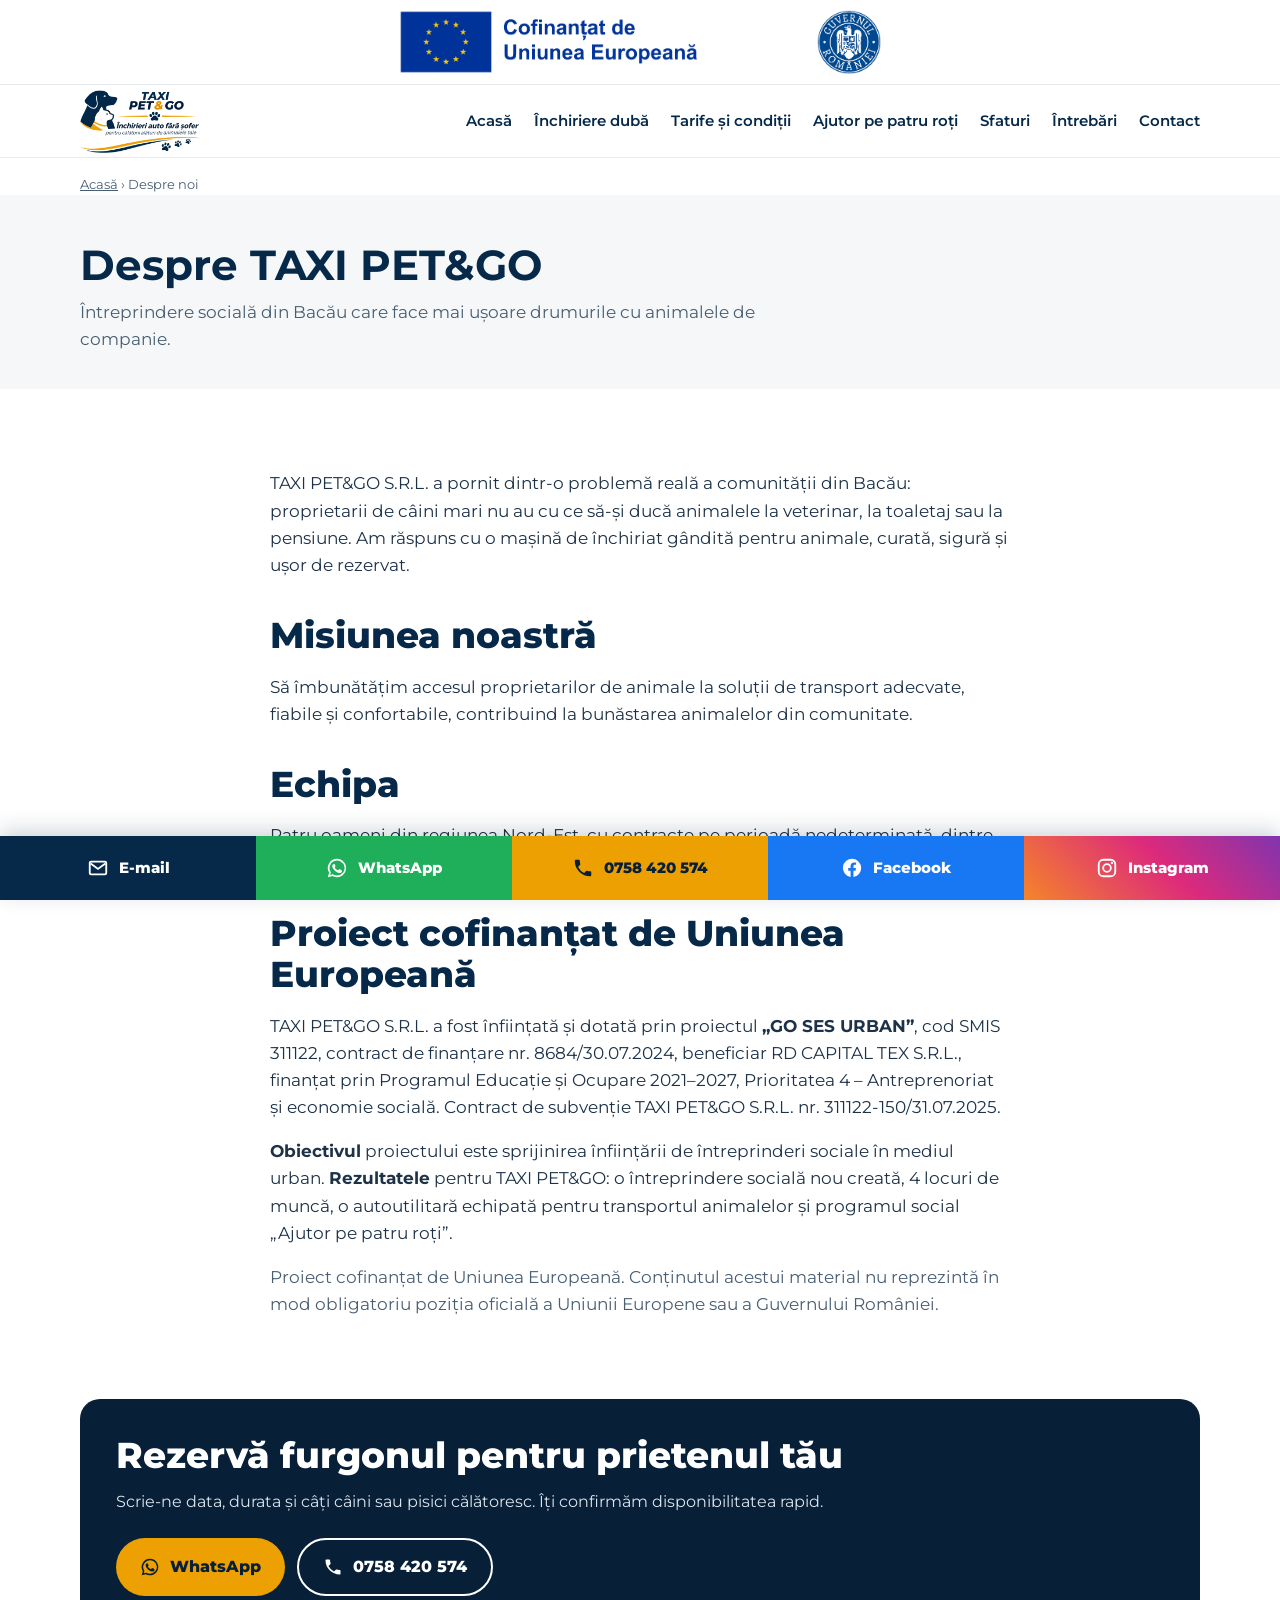
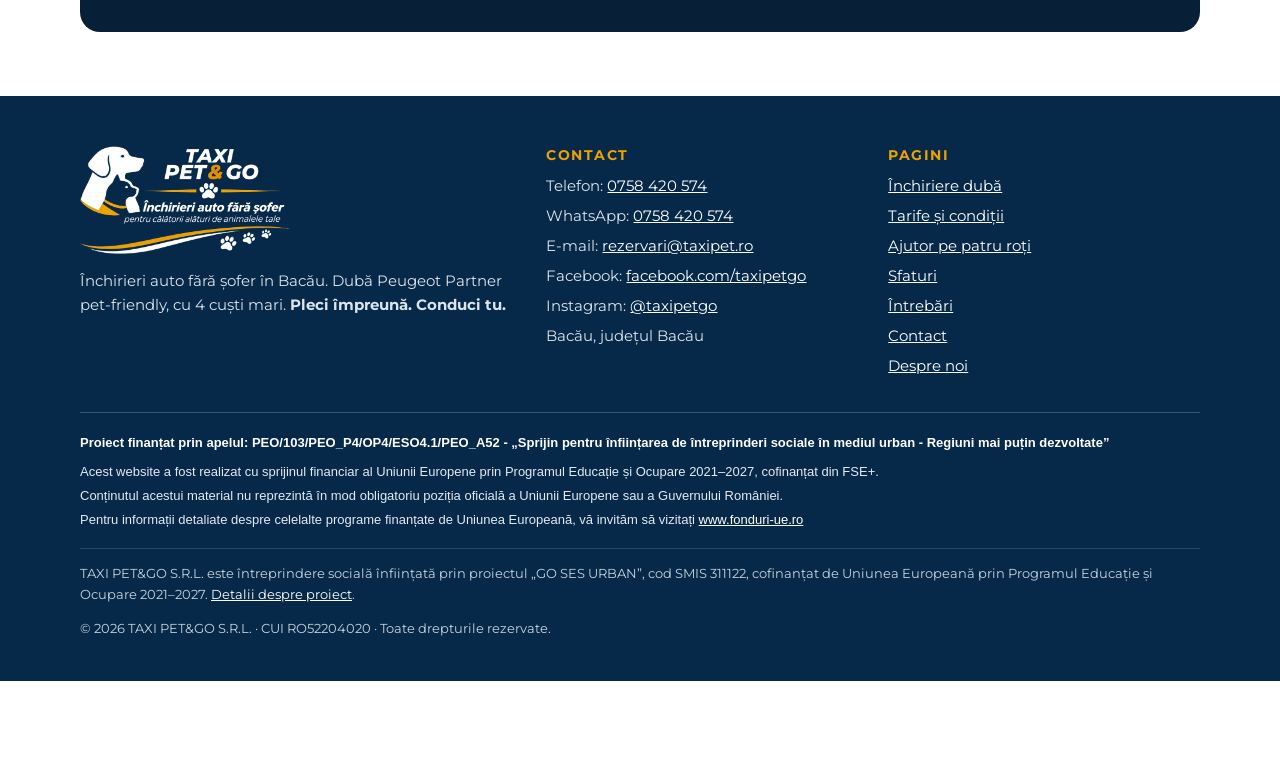
<file: despre-noi.html>
<!doctype html>
<html lang="ro">
<head>
<meta charset="utf-8">
<meta name="viewport" content="width=device-width,initial-scale=1">
<title>Despre noi – întreprindere socială pet-friendly din Bacău | TAXI PET&amp;GO</title>
<meta name="description" content="TAXI PET&amp;GO S.R.L. este întreprindere socială din Bacău, înființată prin proiectul GO SES URBAN (SMIS 311122), cofinanțat de Uniunea Europeană.">
<meta name="keywords" content="TAXI PET&amp;GO, întreprindere socială Bacău, GO SES URBAN, SMIS 311122, economie socială Bacău">
<meta name="robots" content="index,follow,max-image-preview:large">
<meta name="author" content="TAXI PET&amp;GO S.R.L.">
<meta name="geo.region" content="RO-BC"><meta name="geo.placename" content="Bacău"><meta name="geo.position" content="46.5670;26.9146"><meta name="ICBM" content="46.5670, 26.9146">
<link rel="canonical" href="https://www.taxipet.ro/despre-noi">
<meta property="og:type" content="website"><meta property="og:locale" content="ro_RO"><meta property="og:site_name" content="TAXI PET&amp;GO">
<meta property="og:title" content="Despre noi – întreprindere socială pet-friendly din Bacău | TAXI PET&amp;GO"><meta property="og:description" content="TAXI PET&amp;GO S.R.L. este întreprindere socială din Bacău, înființată prin proiectul GO SES URBAN (SMIS 311122), cofinanțat de Uniunea Europeană.">
<meta property="og:url" content="https://www.taxipet.ro/despre-noi"><meta property="og:image" content="https://www.taxipet.ro/og-taxi-pet-go.jpg"><meta property="og:image:width" content="1200"><meta property="og:image:height" content="630">
<meta name="twitter:card" content="summary_large_image">
<meta name="theme-color" content="#06294A">
<link rel="icon" type="image/png" sizes="32x32" href="/favicon-32.png"><link rel="apple-touch-icon" href="/apple-touch-icon.png"><link rel="manifest" href="/site.webmanifest">
<link rel="preconnect" href="https://fonts.googleapis.com"><link rel="preconnect" href="https://fonts.gstatic.com" crossorigin>
<link href="https://fonts.googleapis.com/css2?family=Montserrat:ital,wght@0,400;0,600;0,700;0,800;0,900;1,800;1,900&amp;display=swap" rel="stylesheet">
<link rel="stylesheet" href="/style.css?v=7">
<script type="application/ld+json">{"@context": "https://schema.org", "@type": "AutoRental", "@id": "https://www.taxipet.ro/#firma", "name": "TAXI PET&GO", "legalName": "TAXI PET&GO S.R.L.", "url": "https://www.taxipet.ro/", "logo": "https://www.taxipet.ro/taxi-pet-go-logo-inchirieri-auto-fara-sofer.webp", "image": ["https://www.taxipet.ro/inchiriere-duba-pet-friendly-bacau-peugeot-partner.webp", "https://www.taxipet.ro/og-taxi-pet-go.jpg"], "description": "Închirieri auto fără șofer în Bacău: dubă Peugeot Partner pet-friendly, echipată cu 4 cuști mari pentru transportul câinilor și pisicilor. Tu conduci, animalul călătorește în siguranță.", "slogan": "Pleci împreună. Conduci tu.", "telephone": "+40758420574", "email": "rezervari@taxipet.ro", "address": {"@type": "PostalAddress", "addressLocality": "Bacău", "addressRegion": "Bacău", "postalCode": "600311", "addressCountry": "RO"}, "geo": {"@type": "GeoCoordinates", "latitude": 46.567, "longitude": 26.9146}, "areaServed": [{"@type": "City", "name": "Bacău"}, {"@type": "City", "name": "Onești"}, {"@type": "City", "name": "Moinești"}, {"@type": "City", "name": "Comănești"}, {"@type": "City", "name": "Buhuși"}, {"@type": "City", "name": "Roman"}, {"@type": "City", "name": "Piatra Neamț"}], "openingHoursSpecification": [{"@type": "OpeningHoursSpecification", "dayOfWeek": ["Monday", "Tuesday", "Wednesday", "Thursday", "Friday", "Saturday", "Sunday"], "opens": "00:00", "closes": "23:59"}], "contactPoint": [{"@type": "ContactPoint", "telephone": "+40758420574", "email": "rezervari@taxipet.ro", "contactType": "reservations", "areaServed": "RO", "availableLanguage": ["ro"]}], "sameAs": ["https://www.facebook.com/taxipetgo", "https://www.instagram.com/taxipetgo/"], "knowsAbout": ["închiriere auto fără șofer", "transportul animalelor de companie", "mașini pet-friendly"], "makesOffer": {"@type": "Offer", "itemOffered": {"@type": "Service", "name": "Închiriere dubă pet-friendly fără șofer", "serviceType": "Închiriere autoutilitară cu cuști pentru animale"}, "areaServed": "Bacău"}}</script>
<script type="application/ld+json">{"@context": "https://schema.org", "@type": "BreadcrumbList", "itemListElement": [{"@type": "ListItem", "position": 1, "name": "Acasă", "item": "https://www.taxipet.ro/"}, {"@type": "ListItem", "position": 2, "name": "Despre noi", "item": "https://www.taxipet.ro/despre-noi"}]}</script>
</head>
<body>
<a class="skip" href="#continut">Sari la conținut</a>
<div class="eu-top"><div class="wrap eu-top-in"><img class="eu-emb" src="/cofinantat-de-uniunea-europeana.png" width="783" height="168" alt="Cofinanțat de Uniunea Europeană"><img class="eu-gov" src="/sigla-guvernul-romaniei.png" width="163" height="163" alt="Guvernul României"></div></div>
<header class="top"><div class="wrap nav">
<a class="logo" href="/" aria-label="TAXI PET&amp;GO – pagina principală"><img src="/taxi-pet-go-logo-inchirieri-auto-fara-sofer.webp" width="900" height="472" alt="TAXI PET&amp;GO – logo închirieri auto fără șofer pentru călătorii cu animale"></a>
<button class="menu-btn" type="button" aria-expanded="false" aria-controls="meniu" onclick="var m=document.getElementById('meniu');var o=m.classList.toggle('open');this.setAttribute('aria-expanded',o)">Meniu</button>
<nav aria-label="Meniu principal"><ul id="meniu"><li><a href="/">Acasă</a></li><li><a href="/inchiriere-duba-animale-bacau">Închiriere dubă</a></li><li><a href="/tarife-si-conditii">Tarife și condiții</a></li><li><a href="/ajutor-pe-patru-roti">Ajutor pe patru roți</a></li><li><a href="/blog">Sfaturi</a></li><li><a href="/intrebari-frecvente">Întrebări</a></li><li><a href="/contact">Contact</a></li></ul></nav>
</div></header>
<div class="wrap crumbs"><nav aria-label="Navigare"><a href="/">Acasă</a> › <span>Despre noi</span></nav></div>
<main id="continut">

<section class="page-h"><div class="wrap"><h1>Despre TAXI PET&amp;GO</h1><p class="intro" style="margin:0">Întreprindere socială din Bacău care face mai ușoare drumurile cu animalele de companie.</p></div></section>
<section class="block"><div class="wrap prose">
<p>TAXI PET&amp;GO S.R.L. a pornit dintr-o problemă reală a comunității din Bacău: proprietarii de câini mari nu au cu ce să-și ducă animalele la veterinar, la toaletaj sau la pensiune. Am răspuns cu o mașină de închiriat gândită pentru animale, curată, sigură și ușor de rezervat.</p>
<h2>Misiunea noastră</h2><p>Să îmbunătățim accesul proprietarilor de animale la soluții de transport adecvate, fiabile și confortabile, contribuind la bunăstarea animalelor din comunitate.</p>
<h2>Echipa</h2><p>Patru oameni din regiunea Nord-Est, cu contracte pe perioadă nedeterminată, dintre care unul provine dintr-un grup vulnerabil. Administrator: Livia-Elena Pușcașu.</p>
<h2 id="proiect">Proiect cofinanțat de Uniunea Europeană</h2>
<p>TAXI PET&amp;GO S.R.L. a fost înființată și dotată prin proiectul <strong>„GO SES URBAN”</strong>, cod SMIS 311122, contract de finanțare nr. 8684/30.07.2024, beneficiar RD CAPITAL TEX S.R.L., finanțat prin Programul Educație și Ocupare 2021–2027, Prioritatea 4 – Antreprenoriat și economie socială. Contract de subvenție TAXI PET&amp;GO S.R.L. nr. 311122-150/31.07.2025.</p>
<p><strong>Obiectivul</strong> proiectului este sprijinirea înființării de întreprinderi sociale în mediul urban. <strong>Rezultatele</strong> pentru TAXI PET&amp;GO: o întreprindere socială nou creată, 4 locuri de muncă, o autoutilitară echipată pentru transportul animalelor și programul social „Ajutor pe patru roți”.</p>
<p class="note">Proiect cofinanțat de Uniunea Europeană. Conținutul acestui material nu reprezintă în mod obligatoriu poziția oficială a Uniunii Europene sau a Guvernului României.</p>
</div></section><section class="block"><div class="wrap"><div class="band">
<div><h2>Rezervă furgonul pentru prietenul tău</h2><p style="margin:0;color:#DCE4EC">Scrie-ne data, durata și câți câini sau pisici călătoresc. Îți confirmăm disponibilitatea rapid.</p></div>
<div class="btns"><a class="btn btn-gold" href="https://wa.me/40758420574?text=Bun%C4%83%20ziua%2C%20a%C8%99%20dori%20s%C4%83%20rezerv%20ma%C8%99ina%20TAXI%20PET%26GO%20pentru%20data%20de%20..." rel="noopener"><svg viewBox="0 0 24 24" aria-hidden="true"><path fill="currentColor" d="M12 2a10 10 0 0 0-8.6 15.1L2 22l5-1.3A10 10 0 1 0 12 2zm0 18.2a8.2 8.2 0 0 1-4.2-1.2l-.3-.2-3 .8.8-2.9-.2-.3A8.2 8.2 0 1 1 12 20.2zm4.5-6.1c-.2-.1-1.5-.7-1.7-.8-.2-.1-.4-.1-.6.1l-.8 1c-.1.2-.3.2-.5.1a6.7 6.7 0 0 1-3.3-2.9c-.3-.4.3-.4.7-1.4.1-.2 0-.3 0-.4l-.8-1.8c-.2-.5-.4-.4-.6-.4h-.5a1 1 0 0 0-.7.3 3 3 0 0 0-.9 2.2 5.2 5.2 0 0 0 1.1 2.7 11.8 11.8 0 0 0 4.5 4c1.7.7 2.3.8 3.2.6.5-.1 1.5-.6 1.7-1.2.2-.6.2-1.1.2-1.2-.1-.1-.2-.2-.5-.3z"/></svg> WhatsApp</a><a class="btn btn-line" href="tel:+40758420574"><svg viewBox="0 0 24 24" aria-hidden="true"><path fill="currentColor" d="M6.6 10.8a15.1 15.1 0 0 0 6.6 6.6l2.2-2.2a1 1 0 0 1 1-.25 11.4 11.4 0 0 0 3.6.57 1 1 0 0 1 1 1V20a1 1 0 0 1-1 1A17 17 0 0 1 3 4a1 1 0 0 1 1-1h3.5a1 1 0 0 1 1 1c0 1.25.2 2.45.57 3.57a1 1 0 0 1-.25 1z"/></svg> 0758 420 574</a></div>
</div></div></section>
</main>
<footer class="site"><div class="wrap">
<div class="cols">
<div><img src="/taxi-pet-go-logo-alb.webp" width="700" height="367" alt="TAXI PET&amp;GO logo alb" style="width:210px;margin-bottom:14px" loading="lazy">
<p>Închirieri auto fără șofer în Bacău. Dubă Peugeot Partner pet-friendly, cu 4 cuști mari. <strong>Pleci împreună. Conduci tu.</strong></p></div>
<div><h3>Contact</h3><ul>
<li>Telefon: <a href="tel:+40758420574">0758 420 574</a></li>
<li>WhatsApp: <a href="https://wa.me/40758420574?text=Bun%C4%83%20ziua%2C%20a%C8%99%20dori%20s%C4%83%20rezerv%20ma%C8%99ina%20TAXI%20PET%26GO%20pentru%20data%20de%20..." rel="noopener">0758 420 574</a></li>
<li>E-mail: <a href="mailto:rezervari@taxipet.ro">rezervari@taxipet.ro</a></li>
<li>Facebook: <a href="https://www.facebook.com/taxipetgo" target="_blank" rel="noopener">facebook.com/taxipetgo</a></li>
<li>Instagram: <a href="https://www.instagram.com/taxipetgo/" target="_blank" rel="noopener">@taxipetgo</a></li>
<li>Bacău, județul Bacău</li></ul></div>
<div><h3>Pagini</h3><ul><li><a href="/inchiriere-duba-animale-bacau">Închiriere dubă</a></li><li><a href="/tarife-si-conditii">Tarife și condiții</a></li><li><a href="/ajutor-pe-patru-roti">Ajutor pe patru roți</a></li><li><a href="/blog">Sfaturi</a></li><li><a href="/intrebari-frecvente">Întrebări</a></li><li><a href="/contact">Contact</a></li><li><a href="/despre-noi">Despre noi</a></li></ul></div>
</div>
<div class="eu"><div class="eu-legal"><p class="eu-apel">Proiect finanțat prin apelul: PEO/103/PEO_P4/OP4/ESO4.1/PEO_A52 - „Sprijin pentru înființarea de întreprinderi sociale în mediul urban - Regiuni mai puțin dezvoltate”</p><p>Acest website a fost realizat cu sprijinul financiar al Uniunii Europene prin Programul Educație și Ocupare 2021–2027, cofinanțat din FSE+.</p><p>Conținutul acestui material nu reprezintă în mod obligatoriu poziția oficială a Uniunii Europene sau a Guvernului României.</p><p>Pentru informații detaliate despre celelalte programe finanțate de Uniunea Europeană, vă invităm să vizitați <a href="https://www.fonduri-ue.ro" rel="noopener">www.fonduri-ue.ro</a></p></div><p>TAXI PET&amp;GO S.R.L. este întreprindere socială înființată prin proiectul „GO SES URBAN”, cod SMIS 311122, cofinanțat de Uniunea Europeană prin Programul Educație și Ocupare 2021–2027. <a href="/despre-noi#proiect">Detalii despre proiect</a>.</p>
<p>© 2026 TAXI PET&amp;GO S.R.L. · CUI RO52204020 · Toate drepturile rezervate.</p></div>
</div></footer>
<div class="contact-bar" role="navigation" aria-label="Contact rapid">
<a class="cb-mail" href="mailto:rezervari@taxipet.ro?subject=Rezervare%20TAXI%20PET%26GO"><svg viewBox="0 0 24 24" aria-hidden="true"><path d="M3 6.5A1.5 1.5 0 0 1 4.5 5h15A1.5 1.5 0 0 1 21 6.5v11a1.5 1.5 0 0 1-1.5 1.5h-15A1.5 1.5 0 0 1 3 17.5z" fill="none" stroke="currentColor" stroke-width="2"/><path d="m4 7 8 6 8-6" fill="none" stroke="currentColor" stroke-width="2"/></svg><span>E-mail</span></a>
<a class="cb-wa" href="https://wa.me/40758420574?text=Bun%C4%83%20ziua%2C%20a%C8%99%20dori%20s%C4%83%20rezerv%20ma%C8%99ina%20TAXI%20PET%26GO%20pentru%20data%20de%20..." rel="noopener"><svg viewBox="0 0 24 24" aria-hidden="true"><path fill="currentColor" d="M12 2a10 10 0 0 0-8.6 15.1L2 22l5-1.3A10 10 0 1 0 12 2zm0 18.2a8.2 8.2 0 0 1-4.2-1.2l-.3-.2-3 .8.8-2.9-.2-.3A8.2 8.2 0 1 1 12 20.2zm4.5-6.1c-.2-.1-1.5-.7-1.7-.8-.2-.1-.4-.1-.6.1l-.8 1c-.1.2-.3.2-.5.1a6.7 6.7 0 0 1-3.3-2.9c-.3-.4.3-.4.7-1.4.1-.2 0-.3 0-.4l-.8-1.8c-.2-.5-.4-.4-.6-.4h-.5a1 1 0 0 0-.7.3 3 3 0 0 0-.9 2.2 5.2 5.2 0 0 0 1.1 2.7 11.8 11.8 0 0 0 4.5 4c1.7.7 2.3.8 3.2.6.5-.1 1.5-.6 1.7-1.2.2-.6.2-1.1.2-1.2-.1-.1-.2-.2-.5-.3z"/></svg><span>WhatsApp</span></a>
<a class="cb-tel" href="tel:+40758420574"><svg viewBox="0 0 24 24" aria-hidden="true"><path fill="currentColor" d="M6.6 10.8a15.1 15.1 0 0 0 6.6 6.6l2.2-2.2a1 1 0 0 1 1-.25 11.4 11.4 0 0 0 3.6.57 1 1 0 0 1 1 1V20a1 1 0 0 1-1 1A17 17 0 0 1 3 4a1 1 0 0 1 1-1h3.5a1 1 0 0 1 1 1c0 1.25.2 2.45.57 3.57a1 1 0 0 1-.25 1z"/></svg><span>0758 420 574</span></a>
<a class="cb-fb" href="https://www.facebook.com/taxipetgo" target="_blank" rel="noopener" aria-label="TAXI PET&amp;GO pe Facebook"><svg viewBox="0 0 24 24" aria-hidden="true"><path fill="currentColor" d="M22 12a10 10 0 1 0-11.56 9.88v-6.99H7.9V12h2.54V9.8c0-2.5 1.49-3.89 3.78-3.89 1.09 0 2.24.2 2.24.2v2.46h-1.26c-1.24 0-1.63.77-1.63 1.56V12h2.78l-.44 2.89h-2.34v6.99A10 10 0 0 0 22 12z"/></svg><span>Facebook</span></a>
<a class="cb-ig" href="https://www.instagram.com/taxipetgo/" target="_blank" rel="noopener" aria-label="TAXI PET&amp;GO pe Instagram"><svg viewBox="0 0 24 24" aria-hidden="true"><rect x="3" y="3" width="18" height="18" rx="5" fill="none" stroke="currentColor" stroke-width="2"/><circle cx="12" cy="12" r="4.2" fill="none" stroke="currentColor" stroke-width="2"/><circle cx="17.4" cy="6.6" r="1.3" fill="currentColor"/></svg><span>Instagram</span></a>
</div>
</body>
</html>
</file>
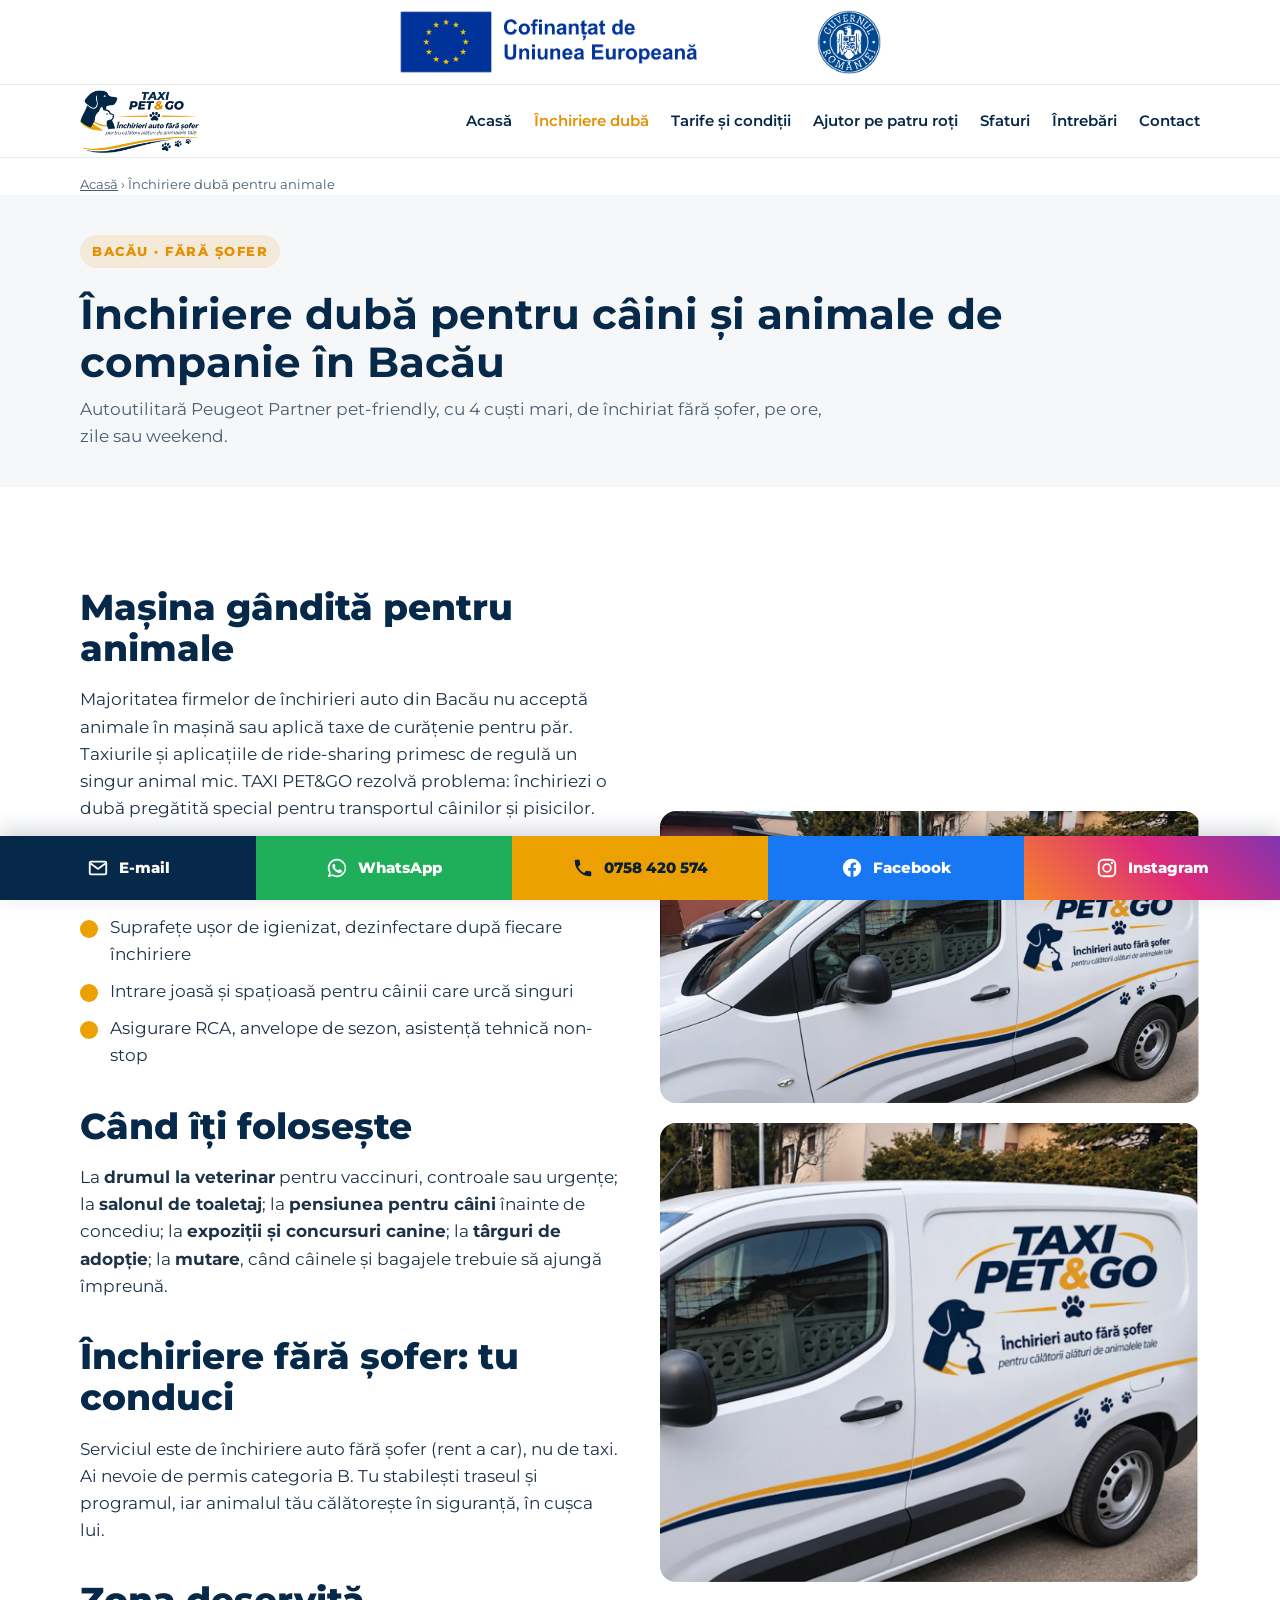
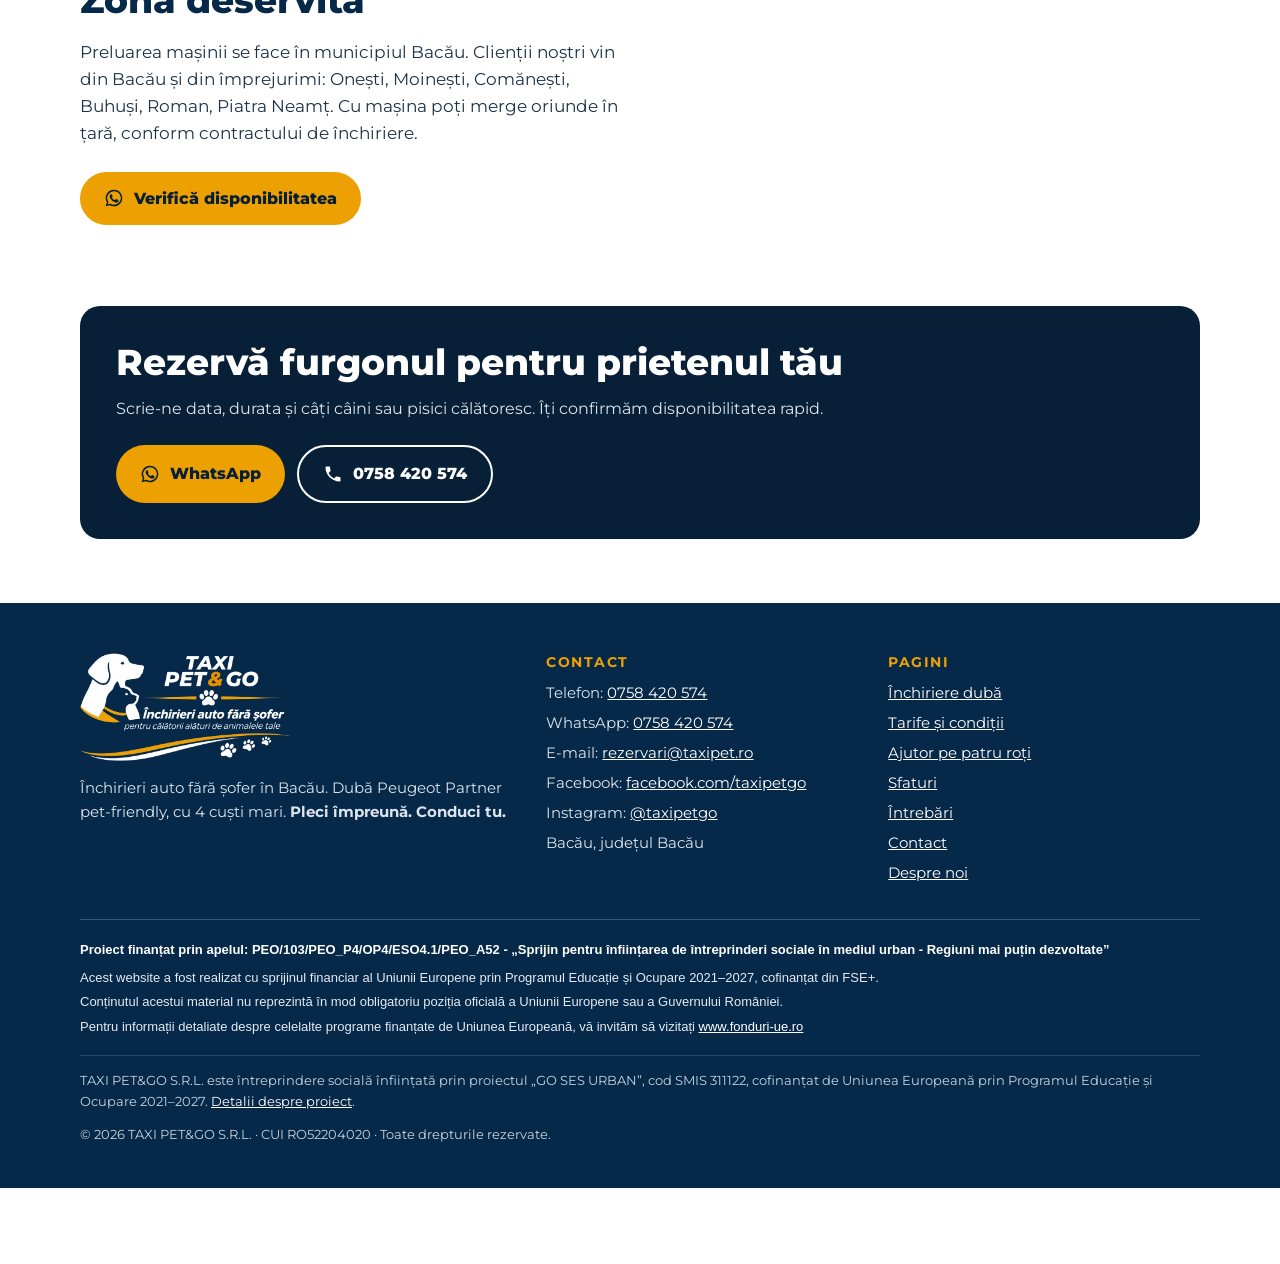
<file: inchiriere-duba-animale-bacau.html>
<!doctype html>
<html lang="ro">
<head>
<meta charset="utf-8">
<meta name="viewport" content="width=device-width,initial-scale=1">
<title>Închiriere dubă pentru câini Bacău – mașină cu cuști, fără șofer | TAXI PET&amp;GO</title>
<meta name="description" content="Închiriere dubă pentru câini și animale de companie în Bacău: Peugeot Partner cu 4 cuști mari, igienizată, fără taxă de curățenie. Pe ore, zile sau weekend.">
<meta name="keywords" content="închiriere dubă câini Bacău, închiriere dubă animale Bacău, mașină cu cuști pentru câini, închiriere autoutilitară Bacău, rent a car pet friendly Bacău, transport câini mari Bacău, închiriere Peugeot Partner Bacău">
<meta name="robots" content="index,follow,max-image-preview:large">
<meta name="author" content="TAXI PET&amp;GO S.R.L.">
<meta name="geo.region" content="RO-BC"><meta name="geo.placename" content="Bacău"><meta name="geo.position" content="46.5670;26.9146"><meta name="ICBM" content="46.5670, 26.9146">
<link rel="canonical" href="https://www.taxipet.ro/inchiriere-duba-animale-bacau">
<meta property="og:type" content="website"><meta property="og:locale" content="ro_RO"><meta property="og:site_name" content="TAXI PET&amp;GO">
<meta property="og:title" content="Închiriere dubă pentru câini Bacău – mașină cu cuști, fără șofer | TAXI PET&amp;GO"><meta property="og:description" content="Închiriere dubă pentru câini și animale de companie în Bacău: Peugeot Partner cu 4 cuști mari, igienizată, fără taxă de curățenie. Pe ore, zile sau weekend.">
<meta property="og:url" content="https://www.taxipet.ro/inchiriere-duba-animale-bacau"><meta property="og:image" content="https://www.taxipet.ro/og-taxi-pet-go.jpg"><meta property="og:image:width" content="1200"><meta property="og:image:height" content="630">
<meta name="twitter:card" content="summary_large_image">
<meta name="theme-color" content="#06294A">
<link rel="icon" type="image/png" sizes="32x32" href="/favicon-32.png"><link rel="apple-touch-icon" href="/apple-touch-icon.png"><link rel="manifest" href="/site.webmanifest">
<link rel="preconnect" href="https://fonts.googleapis.com"><link rel="preconnect" href="https://fonts.gstatic.com" crossorigin>
<link href="https://fonts.googleapis.com/css2?family=Montserrat:ital,wght@0,400;0,600;0,700;0,800;0,900;1,800;1,900&amp;display=swap" rel="stylesheet">
<link rel="stylesheet" href="/style.css?v=7">
<script type="application/ld+json">{"@context": "https://schema.org", "@type": "AutoRental", "@id": "https://www.taxipet.ro/#firma", "name": "TAXI PET&GO", "legalName": "TAXI PET&GO S.R.L.", "url": "https://www.taxipet.ro/", "logo": "https://www.taxipet.ro/taxi-pet-go-logo-inchirieri-auto-fara-sofer.webp", "image": ["https://www.taxipet.ro/inchiriere-duba-pet-friendly-bacau-peugeot-partner.webp", "https://www.taxipet.ro/og-taxi-pet-go.jpg"], "description": "Închirieri auto fără șofer în Bacău: dubă Peugeot Partner pet-friendly, echipată cu 4 cuști mari pentru transportul câinilor și pisicilor. Tu conduci, animalul călătorește în siguranță.", "slogan": "Pleci împreună. Conduci tu.", "telephone": "+40758420574", "email": "rezervari@taxipet.ro", "address": {"@type": "PostalAddress", "addressLocality": "Bacău", "addressRegion": "Bacău", "postalCode": "600311", "addressCountry": "RO"}, "geo": {"@type": "GeoCoordinates", "latitude": 46.567, "longitude": 26.9146}, "areaServed": [{"@type": "City", "name": "Bacău"}, {"@type": "City", "name": "Onești"}, {"@type": "City", "name": "Moinești"}, {"@type": "City", "name": "Comănești"}, {"@type": "City", "name": "Buhuși"}, {"@type": "City", "name": "Roman"}, {"@type": "City", "name": "Piatra Neamț"}], "openingHoursSpecification": [{"@type": "OpeningHoursSpecification", "dayOfWeek": ["Monday", "Tuesday", "Wednesday", "Thursday", "Friday", "Saturday", "Sunday"], "opens": "00:00", "closes": "23:59"}], "contactPoint": [{"@type": "ContactPoint", "telephone": "+40758420574", "email": "rezervari@taxipet.ro", "contactType": "reservations", "areaServed": "RO", "availableLanguage": ["ro"]}], "sameAs": ["https://www.facebook.com/taxipetgo", "https://www.instagram.com/taxipetgo/"], "knowsAbout": ["închiriere auto fără șofer", "transportul animalelor de companie", "mașini pet-friendly"], "makesOffer": {"@type": "Offer", "itemOffered": {"@type": "Service", "name": "Închiriere dubă pet-friendly fără șofer", "serviceType": "Închiriere autoutilitară cu cuști pentru animale"}, "areaServed": "Bacău"}}</script>
<script type="application/ld+json">{"@context": "https://schema.org", "@type": "Service", "name": "Închiriere dubă pet-friendly fără șofer", "serviceType": "Închiriere autoutilitară pentru transportul animalelor de companie", "provider": {"@id": "https://www.taxipet.ro/#firma"}, "areaServed": {"@type": "City", "name": "Bacău"}, "url": "https://www.taxipet.ro/inchiriere-duba-animale-bacau"}</script><script type="application/ld+json">{"@context": "https://schema.org", "@type": "BreadcrumbList", "itemListElement": [{"@type": "ListItem", "position": 1, "name": "Acasă", "item": "https://www.taxipet.ro/"}, {"@type": "ListItem", "position": 2, "name": "Închiriere dubă pentru animale", "item": "https://www.taxipet.ro/inchiriere-duba-animale-bacau"}]}</script>
</head>
<body>
<a class="skip" href="#continut">Sari la conținut</a>
<div class="eu-top"><div class="wrap eu-top-in"><img class="eu-emb" src="/cofinantat-de-uniunea-europeana.png" width="783" height="168" alt="Cofinanțat de Uniunea Europeană"><img class="eu-gov" src="/sigla-guvernul-romaniei.png" width="163" height="163" alt="Guvernul României"></div></div>
<header class="top"><div class="wrap nav">
<a class="logo" href="/" aria-label="TAXI PET&amp;GO – pagina principală"><img src="/taxi-pet-go-logo-inchirieri-auto-fara-sofer.webp" width="900" height="472" alt="TAXI PET&amp;GO – logo închirieri auto fără șofer pentru călătorii cu animale"></a>
<button class="menu-btn" type="button" aria-expanded="false" aria-controls="meniu" onclick="var m=document.getElementById('meniu');var o=m.classList.toggle('open');this.setAttribute('aria-expanded',o)">Meniu</button>
<nav aria-label="Meniu principal"><ul id="meniu"><li><a href="/">Acasă</a></li><li><a href="/inchiriere-duba-animale-bacau" aria-current=page>Închiriere dubă</a></li><li><a href="/tarife-si-conditii">Tarife și condiții</a></li><li><a href="/ajutor-pe-patru-roti">Ajutor pe patru roți</a></li><li><a href="/blog">Sfaturi</a></li><li><a href="/intrebari-frecvente">Întrebări</a></li><li><a href="/contact">Contact</a></li></ul></nav>
</div></header>
<div class="wrap crumbs"><nav aria-label="Navigare"><a href="/">Acasă</a> › <span>Închiriere dubă pentru animale</span></nav></div>
<main id="continut">

<section class="page-h"><div class="wrap"><div class="tag" style="background:rgba(230,143,0,.12);color:#E68F00">Bacău · fără șofer</div>
<h1>Închiriere dubă pentru câini și animale de companie în Bacău</h1>
<p class="intro" style="margin:0">Autoutilitară Peugeot Partner pet-friendly, cu 4 cuști mari, de închiriat fără șofer, pe ore, zile sau weekend.</p></div></section>
<section class="block"><div class="wrap split">
<div class="prose">
<h2>Mașina gândită pentru animale</h2>
<p>Majoritatea firmelor de închirieri auto din Bacău nu acceptă animale în mașină sau aplică taxe de curățenie pentru păr. Taxiurile și aplicațiile de ride-sharing primesc de regulă un singur animal mic. TAXI PET&amp;GO rezolvă problema: închiriezi o dubă pregătită special pentru transportul câinilor și pisicilor.</p>
<ul class="check">
<li>4 cuști mari, fixate, pentru câini de până la talie mare</li>
<li>Ventilație și iluminare în spațiul animalelor</li>
<li>Suprafețe ușor de igienizat, dezinfectare după fiecare închiriere</li>
<li>Intrare joasă și spațioasă pentru câinii care urcă singuri</li>
<li>Asigurare RCA, anvelope de sezon, asistență tehnică non-stop</li>
</ul>
<h2>Când îți folosește</h2>
<p>La <strong>drumul la veterinar</strong> pentru vaccinuri, controale sau urgențe; la <strong>salonul de toaletaj</strong>; la <strong>pensiunea pentru câini</strong> înainte de concediu; la <strong>expoziții și concursuri canine</strong>; la <strong>târguri de adopție</strong>; la <strong>mutare</strong>, când câinele și bagajele trebuie să ajungă împreună.</p>
<h2>Închiriere fără șofer: tu conduci</h2>
<p>Serviciul este de închiriere auto fără șofer (rent a car), nu de taxi. Ai nevoie de permis categoria B. Tu stabilești traseul și programul, iar animalul tău călătorește în siguranță, în cușca lui.</p>
<h2>Zona deservită</h2>
<p>Preluarea mașinii se face în municipiul Bacău. Clienții noștri vin din Bacău și din împrejurimi: Onești, Moinești, Comănești, Buhuși, Roman, Piatra Neamț. Cu mașina poți merge oriunde în țară, conform contractului de închiriere.</p>
<p style="margin-top:24px"><a class="btn btn-gold" href="https://wa.me/40758420574?text=Bun%C4%83%20ziua%2C%20a%C8%99%20dori%20s%C4%83%20rezerv%20ma%C8%99ina%20TAXI%20PET%26GO%20pentru%20data%20de%20..." rel="noopener"><svg viewBox="0 0 24 24" aria-hidden="true"><path fill="currentColor" d="M12 2a10 10 0 0 0-8.6 15.1L2 22l5-1.3A10 10 0 1 0 12 2zm0 18.2a8.2 8.2 0 0 1-4.2-1.2l-.3-.2-3 .8.8-2.9-.2-.3A8.2 8.2 0 1 1 12 20.2zm4.5-6.1c-.2-.1-1.5-.7-1.7-.8-.2-.1-.4-.1-.6.1l-.8 1c-.1.2-.3.2-.5.1a6.7 6.7 0 0 1-3.3-2.9c-.3-.4.3-.4.7-1.4.1-.2 0-.3 0-.4l-.8-1.8c-.2-.5-.4-.4-.6-.4h-.5a1 1 0 0 0-.7.3 3 3 0 0 0-.9 2.2 5.2 5.2 0 0 0 1.1 2.7 11.8 11.8 0 0 0 4.5 4c1.7.7 2.3.8 3.2.6.5-.1 1.5-.6 1.7-1.2.2-.6.2-1.1.2-1.2-.1-.1-.2-.2-.5-.3z"/></svg> Verifică disponibilitatea</a></p>
</div>
<div style="display:flex;flex-direction:column;gap:20px">
<img src="/inchiriere-duba-pet-friendly-bacau-peugeot-partner.webp" width="1400" height="758" alt="Închiriere dubă pentru câini în Bacău – Peugeot Partner TAXI PET&amp;GO" loading="lazy" style="border-radius:16px">
<img src="/duba-colantata-taxi-pet-go-logo-lateral-bacau.webp" width="1128" height="958" alt="Autoutilitară albă de închiriat pentru transportul animalelor de companie, Bacău" loading="lazy" style="border-radius:16px">
</div></div></section><section class="block"><div class="wrap"><div class="band">
<div><h2>Rezervă furgonul pentru prietenul tău</h2><p style="margin:0;color:#DCE4EC">Scrie-ne data, durata și câți câini sau pisici călătoresc. Îți confirmăm disponibilitatea rapid.</p></div>
<div class="btns"><a class="btn btn-gold" href="https://wa.me/40758420574?text=Bun%C4%83%20ziua%2C%20a%C8%99%20dori%20s%C4%83%20rezerv%20ma%C8%99ina%20TAXI%20PET%26GO%20pentru%20data%20de%20..." rel="noopener"><svg viewBox="0 0 24 24" aria-hidden="true"><path fill="currentColor" d="M12 2a10 10 0 0 0-8.6 15.1L2 22l5-1.3A10 10 0 1 0 12 2zm0 18.2a8.2 8.2 0 0 1-4.2-1.2l-.3-.2-3 .8.8-2.9-.2-.3A8.2 8.2 0 1 1 12 20.2zm4.5-6.1c-.2-.1-1.5-.7-1.7-.8-.2-.1-.4-.1-.6.1l-.8 1c-.1.2-.3.2-.5.1a6.7 6.7 0 0 1-3.3-2.9c-.3-.4.3-.4.7-1.4.1-.2 0-.3 0-.4l-.8-1.8c-.2-.5-.4-.4-.6-.4h-.5a1 1 0 0 0-.7.3 3 3 0 0 0-.9 2.2 5.2 5.2 0 0 0 1.1 2.7 11.8 11.8 0 0 0 4.5 4c1.7.7 2.3.8 3.2.6.5-.1 1.5-.6 1.7-1.2.2-.6.2-1.1.2-1.2-.1-.1-.2-.2-.5-.3z"/></svg> WhatsApp</a><a class="btn btn-line" href="tel:+40758420574"><svg viewBox="0 0 24 24" aria-hidden="true"><path fill="currentColor" d="M6.6 10.8a15.1 15.1 0 0 0 6.6 6.6l2.2-2.2a1 1 0 0 1 1-.25 11.4 11.4 0 0 0 3.6.57 1 1 0 0 1 1 1V20a1 1 0 0 1-1 1A17 17 0 0 1 3 4a1 1 0 0 1 1-1h3.5a1 1 0 0 1 1 1c0 1.25.2 2.45.57 3.57a1 1 0 0 1-.25 1z"/></svg> 0758 420 574</a></div>
</div></div></section>
</main>
<footer class="site"><div class="wrap">
<div class="cols">
<div><img src="/taxi-pet-go-logo-alb.webp" width="700" height="367" alt="TAXI PET&amp;GO logo alb" style="width:210px;margin-bottom:14px" loading="lazy">
<p>Închirieri auto fără șofer în Bacău. Dubă Peugeot Partner pet-friendly, cu 4 cuști mari. <strong>Pleci împreună. Conduci tu.</strong></p></div>
<div><h3>Contact</h3><ul>
<li>Telefon: <a href="tel:+40758420574">0758 420 574</a></li>
<li>WhatsApp: <a href="https://wa.me/40758420574?text=Bun%C4%83%20ziua%2C%20a%C8%99%20dori%20s%C4%83%20rezerv%20ma%C8%99ina%20TAXI%20PET%26GO%20pentru%20data%20de%20..." rel="noopener">0758 420 574</a></li>
<li>E-mail: <a href="mailto:rezervari@taxipet.ro">rezervari@taxipet.ro</a></li>
<li>Facebook: <a href="https://www.facebook.com/taxipetgo" target="_blank" rel="noopener">facebook.com/taxipetgo</a></li>
<li>Instagram: <a href="https://www.instagram.com/taxipetgo/" target="_blank" rel="noopener">@taxipetgo</a></li>
<li>Bacău, județul Bacău</li></ul></div>
<div><h3>Pagini</h3><ul><li><a href="/inchiriere-duba-animale-bacau">Închiriere dubă</a></li><li><a href="/tarife-si-conditii">Tarife și condiții</a></li><li><a href="/ajutor-pe-patru-roti">Ajutor pe patru roți</a></li><li><a href="/blog">Sfaturi</a></li><li><a href="/intrebari-frecvente">Întrebări</a></li><li><a href="/contact">Contact</a></li><li><a href="/despre-noi">Despre noi</a></li></ul></div>
</div>
<div class="eu"><div class="eu-legal"><p class="eu-apel">Proiect finanțat prin apelul: PEO/103/PEO_P4/OP4/ESO4.1/PEO_A52 - „Sprijin pentru înființarea de întreprinderi sociale în mediul urban - Regiuni mai puțin dezvoltate”</p><p>Acest website a fost realizat cu sprijinul financiar al Uniunii Europene prin Programul Educație și Ocupare 2021–2027, cofinanțat din FSE+.</p><p>Conținutul acestui material nu reprezintă în mod obligatoriu poziția oficială a Uniunii Europene sau a Guvernului României.</p><p>Pentru informații detaliate despre celelalte programe finanțate de Uniunea Europeană, vă invităm să vizitați <a href="https://www.fonduri-ue.ro" rel="noopener">www.fonduri-ue.ro</a></p></div><p>TAXI PET&amp;GO S.R.L. este întreprindere socială înființată prin proiectul „GO SES URBAN”, cod SMIS 311122, cofinanțat de Uniunea Europeană prin Programul Educație și Ocupare 2021–2027. <a href="/despre-noi#proiect">Detalii despre proiect</a>.</p>
<p>© 2026 TAXI PET&amp;GO S.R.L. · CUI RO52204020 · Toate drepturile rezervate.</p></div>
</div></footer>
<div class="contact-bar" role="navigation" aria-label="Contact rapid">
<a class="cb-mail" href="mailto:rezervari@taxipet.ro?subject=Rezervare%20TAXI%20PET%26GO"><svg viewBox="0 0 24 24" aria-hidden="true"><path d="M3 6.5A1.5 1.5 0 0 1 4.5 5h15A1.5 1.5 0 0 1 21 6.5v11a1.5 1.5 0 0 1-1.5 1.5h-15A1.5 1.5 0 0 1 3 17.5z" fill="none" stroke="currentColor" stroke-width="2"/><path d="m4 7 8 6 8-6" fill="none" stroke="currentColor" stroke-width="2"/></svg><span>E-mail</span></a>
<a class="cb-wa" href="https://wa.me/40758420574?text=Bun%C4%83%20ziua%2C%20a%C8%99%20dori%20s%C4%83%20rezerv%20ma%C8%99ina%20TAXI%20PET%26GO%20pentru%20data%20de%20..." rel="noopener"><svg viewBox="0 0 24 24" aria-hidden="true"><path fill="currentColor" d="M12 2a10 10 0 0 0-8.6 15.1L2 22l5-1.3A10 10 0 1 0 12 2zm0 18.2a8.2 8.2 0 0 1-4.2-1.2l-.3-.2-3 .8.8-2.9-.2-.3A8.2 8.2 0 1 1 12 20.2zm4.5-6.1c-.2-.1-1.5-.7-1.7-.8-.2-.1-.4-.1-.6.1l-.8 1c-.1.2-.3.2-.5.1a6.7 6.7 0 0 1-3.3-2.9c-.3-.4.3-.4.7-1.4.1-.2 0-.3 0-.4l-.8-1.8c-.2-.5-.4-.4-.6-.4h-.5a1 1 0 0 0-.7.3 3 3 0 0 0-.9 2.2 5.2 5.2 0 0 0 1.1 2.7 11.8 11.8 0 0 0 4.5 4c1.7.7 2.3.8 3.2.6.5-.1 1.5-.6 1.7-1.2.2-.6.2-1.1.2-1.2-.1-.1-.2-.2-.5-.3z"/></svg><span>WhatsApp</span></a>
<a class="cb-tel" href="tel:+40758420574"><svg viewBox="0 0 24 24" aria-hidden="true"><path fill="currentColor" d="M6.6 10.8a15.1 15.1 0 0 0 6.6 6.6l2.2-2.2a1 1 0 0 1 1-.25 11.4 11.4 0 0 0 3.6.57 1 1 0 0 1 1 1V20a1 1 0 0 1-1 1A17 17 0 0 1 3 4a1 1 0 0 1 1-1h3.5a1 1 0 0 1 1 1c0 1.25.2 2.45.57 3.57a1 1 0 0 1-.25 1z"/></svg><span>0758 420 574</span></a>
<a class="cb-fb" href="https://www.facebook.com/taxipetgo" target="_blank" rel="noopener" aria-label="TAXI PET&amp;GO pe Facebook"><svg viewBox="0 0 24 24" aria-hidden="true"><path fill="currentColor" d="M22 12a10 10 0 1 0-11.56 9.88v-6.99H7.9V12h2.54V9.8c0-2.5 1.49-3.89 3.78-3.89 1.09 0 2.24.2 2.24.2v2.46h-1.26c-1.24 0-1.63.77-1.63 1.56V12h2.78l-.44 2.89h-2.34v6.99A10 10 0 0 0 22 12z"/></svg><span>Facebook</span></a>
<a class="cb-ig" href="https://www.instagram.com/taxipetgo/" target="_blank" rel="noopener" aria-label="TAXI PET&amp;GO pe Instagram"><svg viewBox="0 0 24 24" aria-hidden="true"><rect x="3" y="3" width="18" height="18" rx="5" fill="none" stroke="currentColor" stroke-width="2"/><circle cx="12" cy="12" r="4.2" fill="none" stroke="currentColor" stroke-width="2"/><circle cx="17.4" cy="6.6" r="1.3" fill="currentColor"/></svg><span>Instagram</span></a>
</div>
</body>
</html>
</file>
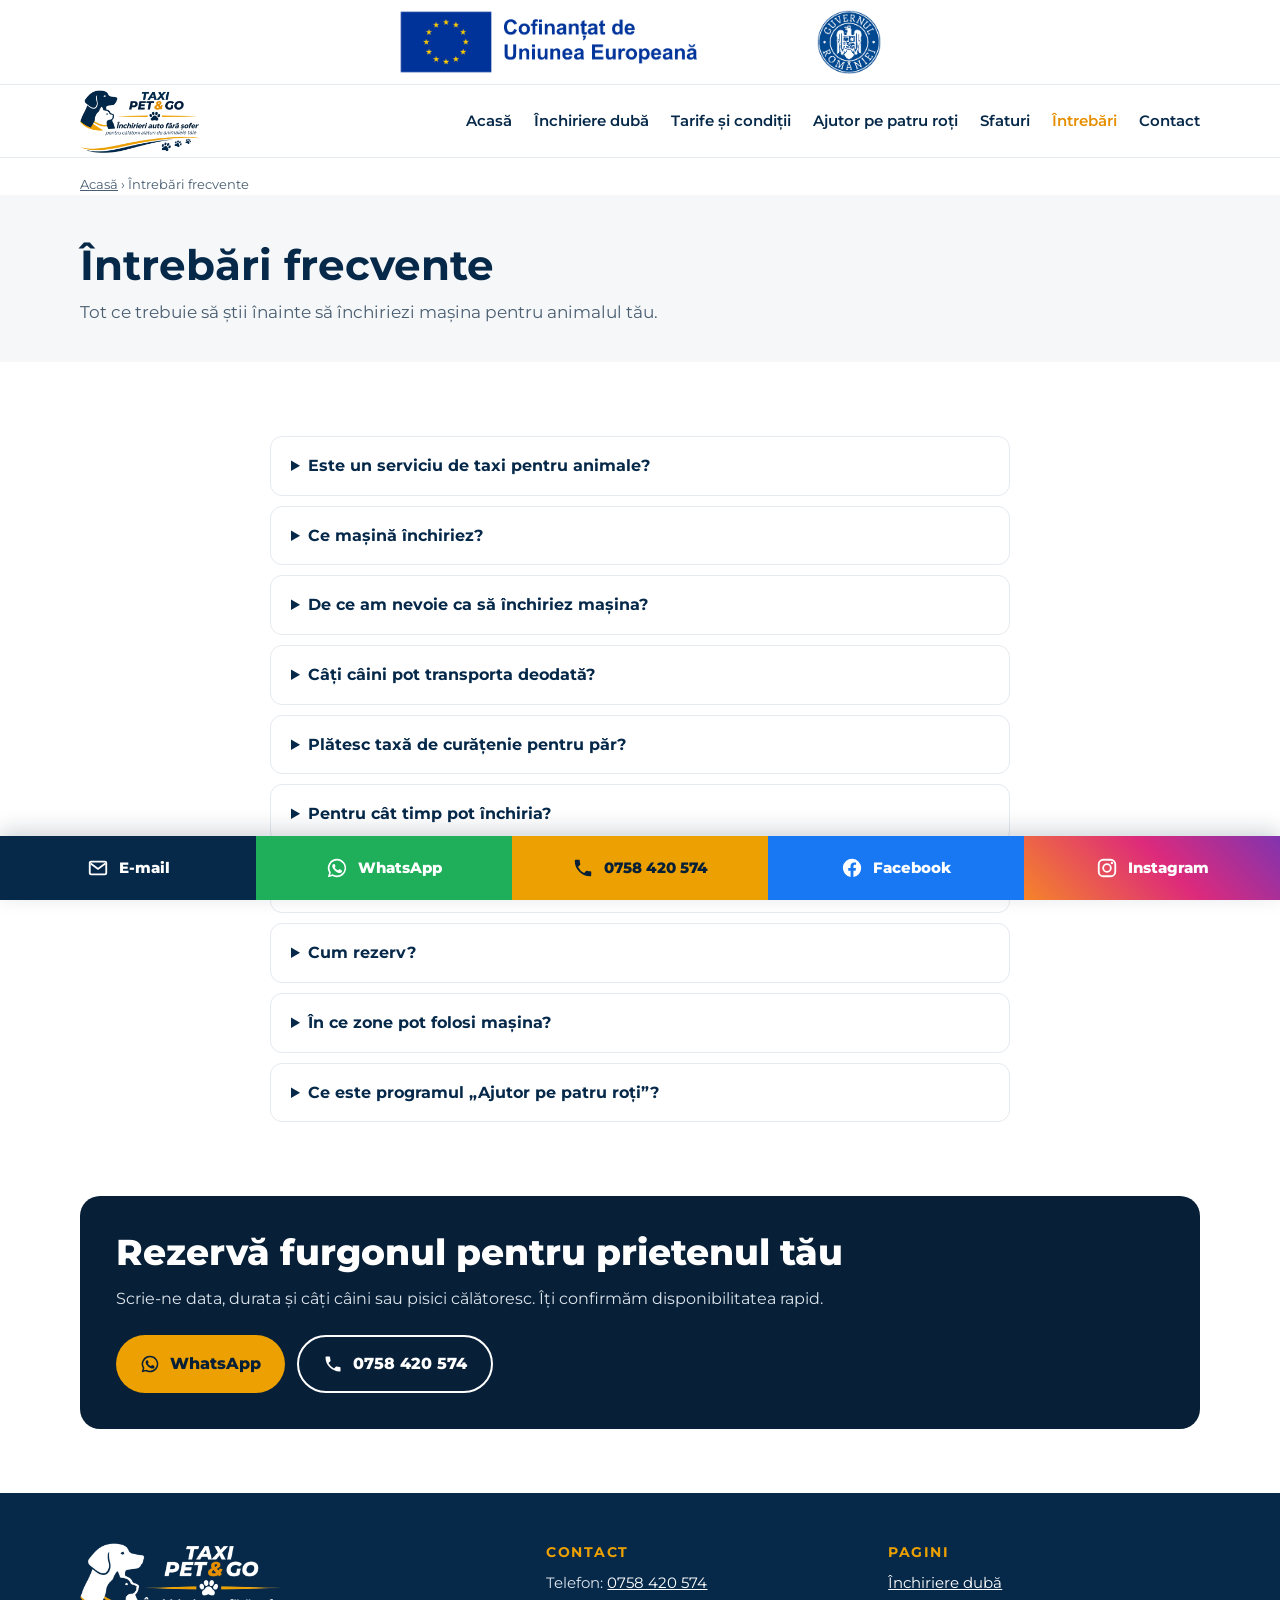
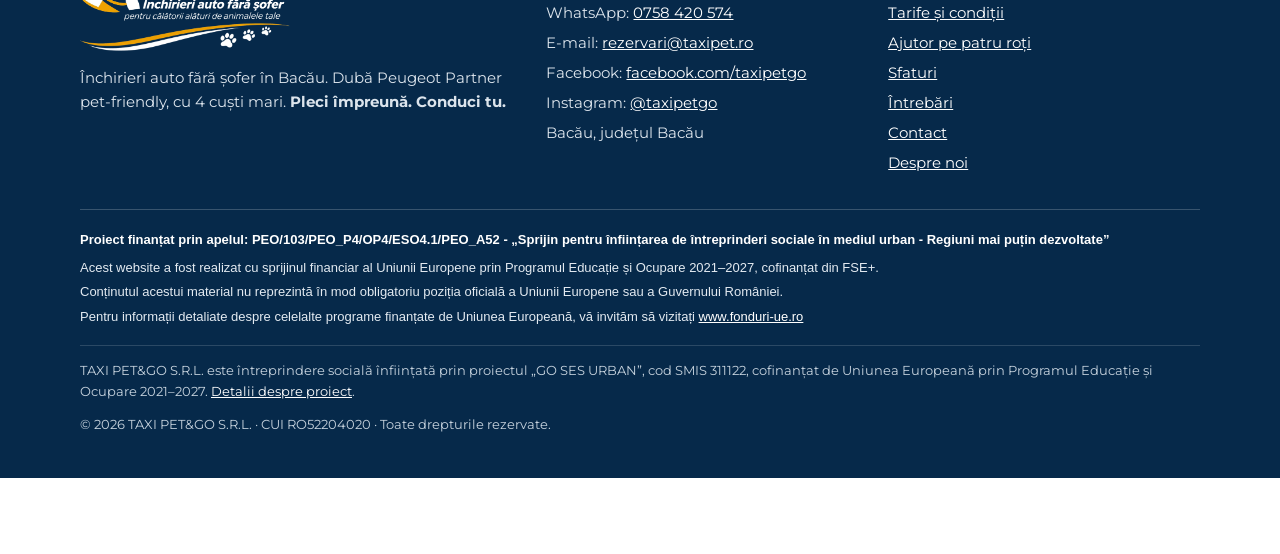
<file: intrebari-frecvente.html>
<!doctype html>
<html lang="ro">
<head>
<meta charset="utf-8">
<meta name="viewport" content="width=device-width,initial-scale=1">
<title>Întrebări frecvente – închiriere mașină pentru animale Bacău | TAXI PET&amp;GO</title>
<meta name="description" content="Răspunsuri despre închirierea dubei pet-friendly fără șofer din Bacău: acte, garanție, câți câini încap, curățenie, durată, rezervare.">
<meta name="keywords" content="închiriere dubă Bacău, închiriere autoutilitară Bacău, închiriere mașină fără șofer Bacău, rent a car pet friendly Bacău, închiriere mașină cu animale de companie, dubă pentru câini, mașină cu cuști pentru câini, transport câini mari cu mașina închiriată, închiriere dubă animale, mașină pentru drumul la veterinar, închiriere Peugeot Partner Bacău, pet friendly Bacău, TAXI PET&amp;GO, taxipet">
<meta name="robots" content="index,follow,max-image-preview:large">
<meta name="author" content="TAXI PET&amp;GO S.R.L.">
<meta name="geo.region" content="RO-BC"><meta name="geo.placename" content="Bacău"><meta name="geo.position" content="46.5670;26.9146"><meta name="ICBM" content="46.5670, 26.9146">
<link rel="canonical" href="https://www.taxipet.ro/intrebari-frecvente">
<meta property="og:type" content="website"><meta property="og:locale" content="ro_RO"><meta property="og:site_name" content="TAXI PET&amp;GO">
<meta property="og:title" content="Întrebări frecvente – închiriere mașină pentru animale Bacău | TAXI PET&amp;GO"><meta property="og:description" content="Răspunsuri despre închirierea dubei pet-friendly fără șofer din Bacău: acte, garanție, câți câini încap, curățenie, durată, rezervare.">
<meta property="og:url" content="https://www.taxipet.ro/intrebari-frecvente"><meta property="og:image" content="https://www.taxipet.ro/og-taxi-pet-go.jpg"><meta property="og:image:width" content="1200"><meta property="og:image:height" content="630">
<meta name="twitter:card" content="summary_large_image">
<meta name="theme-color" content="#06294A">
<link rel="icon" type="image/png" sizes="32x32" href="/favicon-32.png"><link rel="apple-touch-icon" href="/apple-touch-icon.png"><link rel="manifest" href="/site.webmanifest">
<link rel="preconnect" href="https://fonts.googleapis.com"><link rel="preconnect" href="https://fonts.gstatic.com" crossorigin>
<link href="https://fonts.googleapis.com/css2?family=Montserrat:ital,wght@0,400;0,600;0,700;0,800;0,900;1,800;1,900&amp;display=swap" rel="stylesheet">
<link rel="stylesheet" href="/style.css?v=7">
<script type="application/ld+json">{"@context": "https://schema.org", "@type": "AutoRental", "@id": "https://www.taxipet.ro/#firma", "name": "TAXI PET&GO", "legalName": "TAXI PET&GO S.R.L.", "url": "https://www.taxipet.ro/", "logo": "https://www.taxipet.ro/taxi-pet-go-logo-inchirieri-auto-fara-sofer.webp", "image": ["https://www.taxipet.ro/inchiriere-duba-pet-friendly-bacau-peugeot-partner.webp", "https://www.taxipet.ro/og-taxi-pet-go.jpg"], "description": "Închirieri auto fără șofer în Bacău: dubă Peugeot Partner pet-friendly, echipată cu 4 cuști mari pentru transportul câinilor și pisicilor. Tu conduci, animalul călătorește în siguranță.", "slogan": "Pleci împreună. Conduci tu.", "telephone": "+40758420574", "email": "rezervari@taxipet.ro", "address": {"@type": "PostalAddress", "addressLocality": "Bacău", "addressRegion": "Bacău", "postalCode": "600311", "addressCountry": "RO"}, "geo": {"@type": "GeoCoordinates", "latitude": 46.567, "longitude": 26.9146}, "areaServed": [{"@type": "City", "name": "Bacău"}, {"@type": "City", "name": "Onești"}, {"@type": "City", "name": "Moinești"}, {"@type": "City", "name": "Comănești"}, {"@type": "City", "name": "Buhuși"}, {"@type": "City", "name": "Roman"}, {"@type": "City", "name": "Piatra Neamț"}], "openingHoursSpecification": [{"@type": "OpeningHoursSpecification", "dayOfWeek": ["Monday", "Tuesday", "Wednesday", "Thursday", "Friday", "Saturday", "Sunday"], "opens": "00:00", "closes": "23:59"}], "contactPoint": [{"@type": "ContactPoint", "telephone": "+40758420574", "email": "rezervari@taxipet.ro", "contactType": "reservations", "areaServed": "RO", "availableLanguage": ["ro"]}], "sameAs": ["https://www.facebook.com/taxipetgo", "https://www.instagram.com/taxipetgo/"], "knowsAbout": ["închiriere auto fără șofer", "transportul animalelor de companie", "mașini pet-friendly"], "makesOffer": {"@type": "Offer", "itemOffered": {"@type": "Service", "name": "Închiriere dubă pet-friendly fără șofer", "serviceType": "Închiriere autoutilitară cu cuști pentru animale"}, "areaServed": "Bacău"}}</script>
<script type="application/ld+json">{"@context": "https://schema.org", "@type": "FAQPage", "mainEntity": [{"@type": "Question", "name": "Este un serviciu de taxi pentru animale?", "acceptedAnswer": {"@type": "Answer", "text": "Nu. TAXI PET&GO oferă închiriere auto fără șofer. Închiriezi duba Peugeot Partner echipată pentru animale și conduci tu, iar câinele sau pisica ta călătorește în siguranță, în cușca ei."}}, {"@type": "Question", "name": "Ce mașină închiriez?", "acceptedAnswer": {"@type": "Answer", "text": "O autoutilitară Peugeot Partner, nouă, echipată cu 4 cuști mari pentru câini de talie medie și mare, ventilație și iluminare în spațiul animalelor."}}, {"@type": "Question", "name": "De ce am nevoie ca să închiriez mașina?", "acceptedAnswer": {"@type": "Answer", "text": "Carte de identitate și permis de conducere categoria B valabil. La preluare semnăm contractul de închiriere și verificăm împreună starea mașinii. Se lasă o garanție, restituită la returnare dacă nu există daune."}}, {"@type": "Question", "name": "Câți câini pot transporta deodată?", "acceptedAnswer": {"@type": "Answer", "text": "Până la 4 câini de talie medie sau mare, fiecare în cușca lui. Pentru câini mici sau pisici, cuștile oferă spațiu din belșug."}}, {"@type": "Question", "name": "Plătesc taxă de curățenie pentru păr?", "acceptedAnswer": {"@type": "Answer", "text": "Nu. Curățenia și dezinfectarea mașinii și a cuștilor după fiecare închiriere sunt incluse în preț."}}, {"@type": "Question", "name": "Pentru cât timp pot închiria?", "acceptedAnswer": {"@type": "Answer", "text": "Pentru orice durată: câteva ore pentru drumul la veterinar sau toaletaj, o zi, un weekend la expoziție sau mai multe zile."}}, {"@type": "Question", "name": "Ce este inclus în preț?", "acceptedAnswer": {"@type": "Answer", "text": "Asigurarea RCA, anvelopele de sezon, cuștile, asistența tehnică non-stop, predarea și preluarea mașinii și igienizarea după închiriere."}}, {"@type": "Question", "name": "Cum rezerv?", "acceptedAnswer": {"@type": "Answer", "text": "Prin WhatsApp sau telefon la 0758 420 574, prin e-mail la rezervari@taxipet.ro sau prin mesaj pe Facebook și Instagram. Spune-ne data, durata și câte animale călătoresc."}}, {"@type": "Question", "name": "În ce zone pot folosi mașina?", "acceptedAnswer": {"@type": "Answer", "text": "Preluarea se face în Bacău. Poți circula în județul Bacău, în regiunea Nord-Est (Iași, Neamț, Suceava, Botoșani, Vaslui) și mai departe, conform contractului de închiriere."}}, {"@type": "Question", "name": "Ce este programul „Ajutor pe patru roți”?", "acceptedAnswer": {"@type": "Answer", "text": "Programul social prin care punem mașina la dispoziție gratuit persoanelor cu venituri mici sau cu dizabilități care trebuie să ajungă cu animalul la veterinar. Identificarea se face prin clinica veterinară parteneră."}}]}</script><script type="application/ld+json">{"@context": "https://schema.org", "@type": "BreadcrumbList", "itemListElement": [{"@type": "ListItem", "position": 1, "name": "Acasă", "item": "https://www.taxipet.ro/"}, {"@type": "ListItem", "position": 2, "name": "Întrebări frecvente", "item": "https://www.taxipet.ro/intrebari-frecvente"}]}</script>
</head>
<body>
<a class="skip" href="#continut">Sari la conținut</a>
<div class="eu-top"><div class="wrap eu-top-in"><img class="eu-emb" src="/cofinantat-de-uniunea-europeana.png" width="783" height="168" alt="Cofinanțat de Uniunea Europeană"><img class="eu-gov" src="/sigla-guvernul-romaniei.png" width="163" height="163" alt="Guvernul României"></div></div>
<header class="top"><div class="wrap nav">
<a class="logo" href="/" aria-label="TAXI PET&amp;GO – pagina principală"><img src="/taxi-pet-go-logo-inchirieri-auto-fara-sofer.webp" width="900" height="472" alt="TAXI PET&amp;GO – logo închirieri auto fără șofer pentru călătorii cu animale"></a>
<button class="menu-btn" type="button" aria-expanded="false" aria-controls="meniu" onclick="var m=document.getElementById('meniu');var o=m.classList.toggle('open');this.setAttribute('aria-expanded',o)">Meniu</button>
<nav aria-label="Meniu principal"><ul id="meniu"><li><a href="/">Acasă</a></li><li><a href="/inchiriere-duba-animale-bacau">Închiriere dubă</a></li><li><a href="/tarife-si-conditii">Tarife și condiții</a></li><li><a href="/ajutor-pe-patru-roti">Ajutor pe patru roți</a></li><li><a href="/blog">Sfaturi</a></li><li><a href="/intrebari-frecvente" aria-current=page>Întrebări</a></li><li><a href="/contact">Contact</a></li></ul></nav>
</div></header>
<div class="wrap crumbs"><nav aria-label="Navigare"><a href="/">Acasă</a> › <span>Întrebări frecvente</span></nav></div>
<main id="continut">
<section class="page-h"><div class="wrap"><h1>Întrebări frecvente</h1><p class="intro" style="margin:0">Tot ce trebuie să știi înainte să închiriezi mașina pentru animalul tău.</p></div></section><section class="block"><div class="wrap prose"><details><summary>Este un serviciu de taxi pentru animale?</summary><p>Nu. TAXI PET&amp;GO oferă închiriere auto fără șofer. Închiriezi duba Peugeot Partner echipată pentru animale și conduci tu, iar câinele sau pisica ta călătorește în siguranță, în cușca ei.</p></details><details><summary>Ce mașină închiriez?</summary><p>O autoutilitară Peugeot Partner, nouă, echipată cu 4 cuști mari pentru câini de talie medie și mare, ventilație și iluminare în spațiul animalelor.</p></details><details><summary>De ce am nevoie ca să închiriez mașina?</summary><p>Carte de identitate și permis de conducere categoria B valabil. La preluare semnăm contractul de închiriere și verificăm împreună starea mașinii. Se lasă o garanție, restituită la returnare dacă nu există daune.</p></details><details><summary>Câți câini pot transporta deodată?</summary><p>Până la 4 câini de talie medie sau mare, fiecare în cușca lui. Pentru câini mici sau pisici, cuștile oferă spațiu din belșug.</p></details><details><summary>Plătesc taxă de curățenie pentru păr?</summary><p>Nu. Curățenia și dezinfectarea mașinii și a cuștilor după fiecare închiriere sunt incluse în preț.</p></details><details><summary>Pentru cât timp pot închiria?</summary><p>Pentru orice durată: câteva ore pentru drumul la veterinar sau toaletaj, o zi, un weekend la expoziție sau mai multe zile.</p></details><details><summary>Ce este inclus în preț?</summary><p>Asigurarea RCA, anvelopele de sezon, cuștile, asistența tehnică non-stop, predarea și preluarea mașinii și igienizarea după închiriere.</p></details><details><summary>Cum rezerv?</summary><p>Prin WhatsApp sau telefon la 0758 420 574, prin e-mail la rezervari@taxipet.ro sau prin mesaj pe Facebook și Instagram. Spune-ne data, durata și câte animale călătoresc.</p></details><details><summary>În ce zone pot folosi mașina?</summary><p>Preluarea se face în Bacău. Poți circula în județul Bacău, în regiunea Nord-Est (Iași, Neamț, Suceava, Botoșani, Vaslui) și mai departe, conform contractului de închiriere.</p></details><details><summary>Ce este programul „Ajutor pe patru roți”?</summary><p>Programul social prin care punem mașina la dispoziție gratuit persoanelor cu venituri mici sau cu dizabilități care trebuie să ajungă cu animalul la veterinar. Identificarea se face prin clinica veterinară parteneră.</p></details></div></section><section class="block"><div class="wrap"><div class="band">
<div><h2>Rezervă furgonul pentru prietenul tău</h2><p style="margin:0;color:#DCE4EC">Scrie-ne data, durata și câți câini sau pisici călătoresc. Îți confirmăm disponibilitatea rapid.</p></div>
<div class="btns"><a class="btn btn-gold" href="https://wa.me/40758420574?text=Bun%C4%83%20ziua%2C%20a%C8%99%20dori%20s%C4%83%20rezerv%20ma%C8%99ina%20TAXI%20PET%26GO%20pentru%20data%20de%20..." rel="noopener"><svg viewBox="0 0 24 24" aria-hidden="true"><path fill="currentColor" d="M12 2a10 10 0 0 0-8.6 15.1L2 22l5-1.3A10 10 0 1 0 12 2zm0 18.2a8.2 8.2 0 0 1-4.2-1.2l-.3-.2-3 .8.8-2.9-.2-.3A8.2 8.2 0 1 1 12 20.2zm4.5-6.1c-.2-.1-1.5-.7-1.7-.8-.2-.1-.4-.1-.6.1l-.8 1c-.1.2-.3.2-.5.1a6.7 6.7 0 0 1-3.3-2.9c-.3-.4.3-.4.7-1.4.1-.2 0-.3 0-.4l-.8-1.8c-.2-.5-.4-.4-.6-.4h-.5a1 1 0 0 0-.7.3 3 3 0 0 0-.9 2.2 5.2 5.2 0 0 0 1.1 2.7 11.8 11.8 0 0 0 4.5 4c1.7.7 2.3.8 3.2.6.5-.1 1.5-.6 1.7-1.2.2-.6.2-1.1.2-1.2-.1-.1-.2-.2-.5-.3z"/></svg> WhatsApp</a><a class="btn btn-line" href="tel:+40758420574"><svg viewBox="0 0 24 24" aria-hidden="true"><path fill="currentColor" d="M6.6 10.8a15.1 15.1 0 0 0 6.6 6.6l2.2-2.2a1 1 0 0 1 1-.25 11.4 11.4 0 0 0 3.6.57 1 1 0 0 1 1 1V20a1 1 0 0 1-1 1A17 17 0 0 1 3 4a1 1 0 0 1 1-1h3.5a1 1 0 0 1 1 1c0 1.25.2 2.45.57 3.57a1 1 0 0 1-.25 1z"/></svg> 0758 420 574</a></div>
</div></div></section>
</main>
<footer class="site"><div class="wrap">
<div class="cols">
<div><img src="/taxi-pet-go-logo-alb.webp" width="700" height="367" alt="TAXI PET&amp;GO logo alb" style="width:210px;margin-bottom:14px" loading="lazy">
<p>Închirieri auto fără șofer în Bacău. Dubă Peugeot Partner pet-friendly, cu 4 cuști mari. <strong>Pleci împreună. Conduci tu.</strong></p></div>
<div><h3>Contact</h3><ul>
<li>Telefon: <a href="tel:+40758420574">0758 420 574</a></li>
<li>WhatsApp: <a href="https://wa.me/40758420574?text=Bun%C4%83%20ziua%2C%20a%C8%99%20dori%20s%C4%83%20rezerv%20ma%C8%99ina%20TAXI%20PET%26GO%20pentru%20data%20de%20..." rel="noopener">0758 420 574</a></li>
<li>E-mail: <a href="mailto:rezervari@taxipet.ro">rezervari@taxipet.ro</a></li>
<li>Facebook: <a href="https://www.facebook.com/taxipetgo" target="_blank" rel="noopener">facebook.com/taxipetgo</a></li>
<li>Instagram: <a href="https://www.instagram.com/taxipetgo/" target="_blank" rel="noopener">@taxipetgo</a></li>
<li>Bacău, județul Bacău</li></ul></div>
<div><h3>Pagini</h3><ul><li><a href="/inchiriere-duba-animale-bacau">Închiriere dubă</a></li><li><a href="/tarife-si-conditii">Tarife și condiții</a></li><li><a href="/ajutor-pe-patru-roti">Ajutor pe patru roți</a></li><li><a href="/blog">Sfaturi</a></li><li><a href="/intrebari-frecvente">Întrebări</a></li><li><a href="/contact">Contact</a></li><li><a href="/despre-noi">Despre noi</a></li></ul></div>
</div>
<div class="eu"><div class="eu-legal"><p class="eu-apel">Proiect finanțat prin apelul: PEO/103/PEO_P4/OP4/ESO4.1/PEO_A52 - „Sprijin pentru înființarea de întreprinderi sociale în mediul urban - Regiuni mai puțin dezvoltate”</p><p>Acest website a fost realizat cu sprijinul financiar al Uniunii Europene prin Programul Educație și Ocupare 2021–2027, cofinanțat din FSE+.</p><p>Conținutul acestui material nu reprezintă în mod obligatoriu poziția oficială a Uniunii Europene sau a Guvernului României.</p><p>Pentru informații detaliate despre celelalte programe finanțate de Uniunea Europeană, vă invităm să vizitați <a href="https://www.fonduri-ue.ro" rel="noopener">www.fonduri-ue.ro</a></p></div><p>TAXI PET&amp;GO S.R.L. este întreprindere socială înființată prin proiectul „GO SES URBAN”, cod SMIS 311122, cofinanțat de Uniunea Europeană prin Programul Educație și Ocupare 2021–2027. <a href="/despre-noi#proiect">Detalii despre proiect</a>.</p>
<p>© 2026 TAXI PET&amp;GO S.R.L. · CUI RO52204020 · Toate drepturile rezervate.</p></div>
</div></footer>
<div class="contact-bar" role="navigation" aria-label="Contact rapid">
<a class="cb-mail" href="mailto:rezervari@taxipet.ro?subject=Rezervare%20TAXI%20PET%26GO"><svg viewBox="0 0 24 24" aria-hidden="true"><path d="M3 6.5A1.5 1.5 0 0 1 4.5 5h15A1.5 1.5 0 0 1 21 6.5v11a1.5 1.5 0 0 1-1.5 1.5h-15A1.5 1.5 0 0 1 3 17.5z" fill="none" stroke="currentColor" stroke-width="2"/><path d="m4 7 8 6 8-6" fill="none" stroke="currentColor" stroke-width="2"/></svg><span>E-mail</span></a>
<a class="cb-wa" href="https://wa.me/40758420574?text=Bun%C4%83%20ziua%2C%20a%C8%99%20dori%20s%C4%83%20rezerv%20ma%C8%99ina%20TAXI%20PET%26GO%20pentru%20data%20de%20..." rel="noopener"><svg viewBox="0 0 24 24" aria-hidden="true"><path fill="currentColor" d="M12 2a10 10 0 0 0-8.6 15.1L2 22l5-1.3A10 10 0 1 0 12 2zm0 18.2a8.2 8.2 0 0 1-4.2-1.2l-.3-.2-3 .8.8-2.9-.2-.3A8.2 8.2 0 1 1 12 20.2zm4.5-6.1c-.2-.1-1.5-.7-1.7-.8-.2-.1-.4-.1-.6.1l-.8 1c-.1.2-.3.2-.5.1a6.7 6.7 0 0 1-3.3-2.9c-.3-.4.3-.4.7-1.4.1-.2 0-.3 0-.4l-.8-1.8c-.2-.5-.4-.4-.6-.4h-.5a1 1 0 0 0-.7.3 3 3 0 0 0-.9 2.2 5.2 5.2 0 0 0 1.1 2.7 11.8 11.8 0 0 0 4.5 4c1.7.7 2.3.8 3.2.6.5-.1 1.5-.6 1.7-1.2.2-.6.2-1.1.2-1.2-.1-.1-.2-.2-.5-.3z"/></svg><span>WhatsApp</span></a>
<a class="cb-tel" href="tel:+40758420574"><svg viewBox="0 0 24 24" aria-hidden="true"><path fill="currentColor" d="M6.6 10.8a15.1 15.1 0 0 0 6.6 6.6l2.2-2.2a1 1 0 0 1 1-.25 11.4 11.4 0 0 0 3.6.57 1 1 0 0 1 1 1V20a1 1 0 0 1-1 1A17 17 0 0 1 3 4a1 1 0 0 1 1-1h3.5a1 1 0 0 1 1 1c0 1.25.2 2.45.57 3.57a1 1 0 0 1-.25 1z"/></svg><span>0758 420 574</span></a>
<a class="cb-fb" href="https://www.facebook.com/taxipetgo" target="_blank" rel="noopener" aria-label="TAXI PET&amp;GO pe Facebook"><svg viewBox="0 0 24 24" aria-hidden="true"><path fill="currentColor" d="M22 12a10 10 0 1 0-11.56 9.88v-6.99H7.9V12h2.54V9.8c0-2.5 1.49-3.89 3.78-3.89 1.09 0 2.24.2 2.24.2v2.46h-1.26c-1.24 0-1.63.77-1.63 1.56V12h2.78l-.44 2.89h-2.34v6.99A10 10 0 0 0 22 12z"/></svg><span>Facebook</span></a>
<a class="cb-ig" href="https://www.instagram.com/taxipetgo/" target="_blank" rel="noopener" aria-label="TAXI PET&amp;GO pe Instagram"><svg viewBox="0 0 24 24" aria-hidden="true"><rect x="3" y="3" width="18" height="18" rx="5" fill="none" stroke="currentColor" stroke-width="2"/><circle cx="12" cy="12" r="4.2" fill="none" stroke="currentColor" stroke-width="2"/><circle cx="17.4" cy="6.6" r="1.3" fill="currentColor"/></svg><span>Instagram</span></a>
</div>
</body>
</html>
</file>
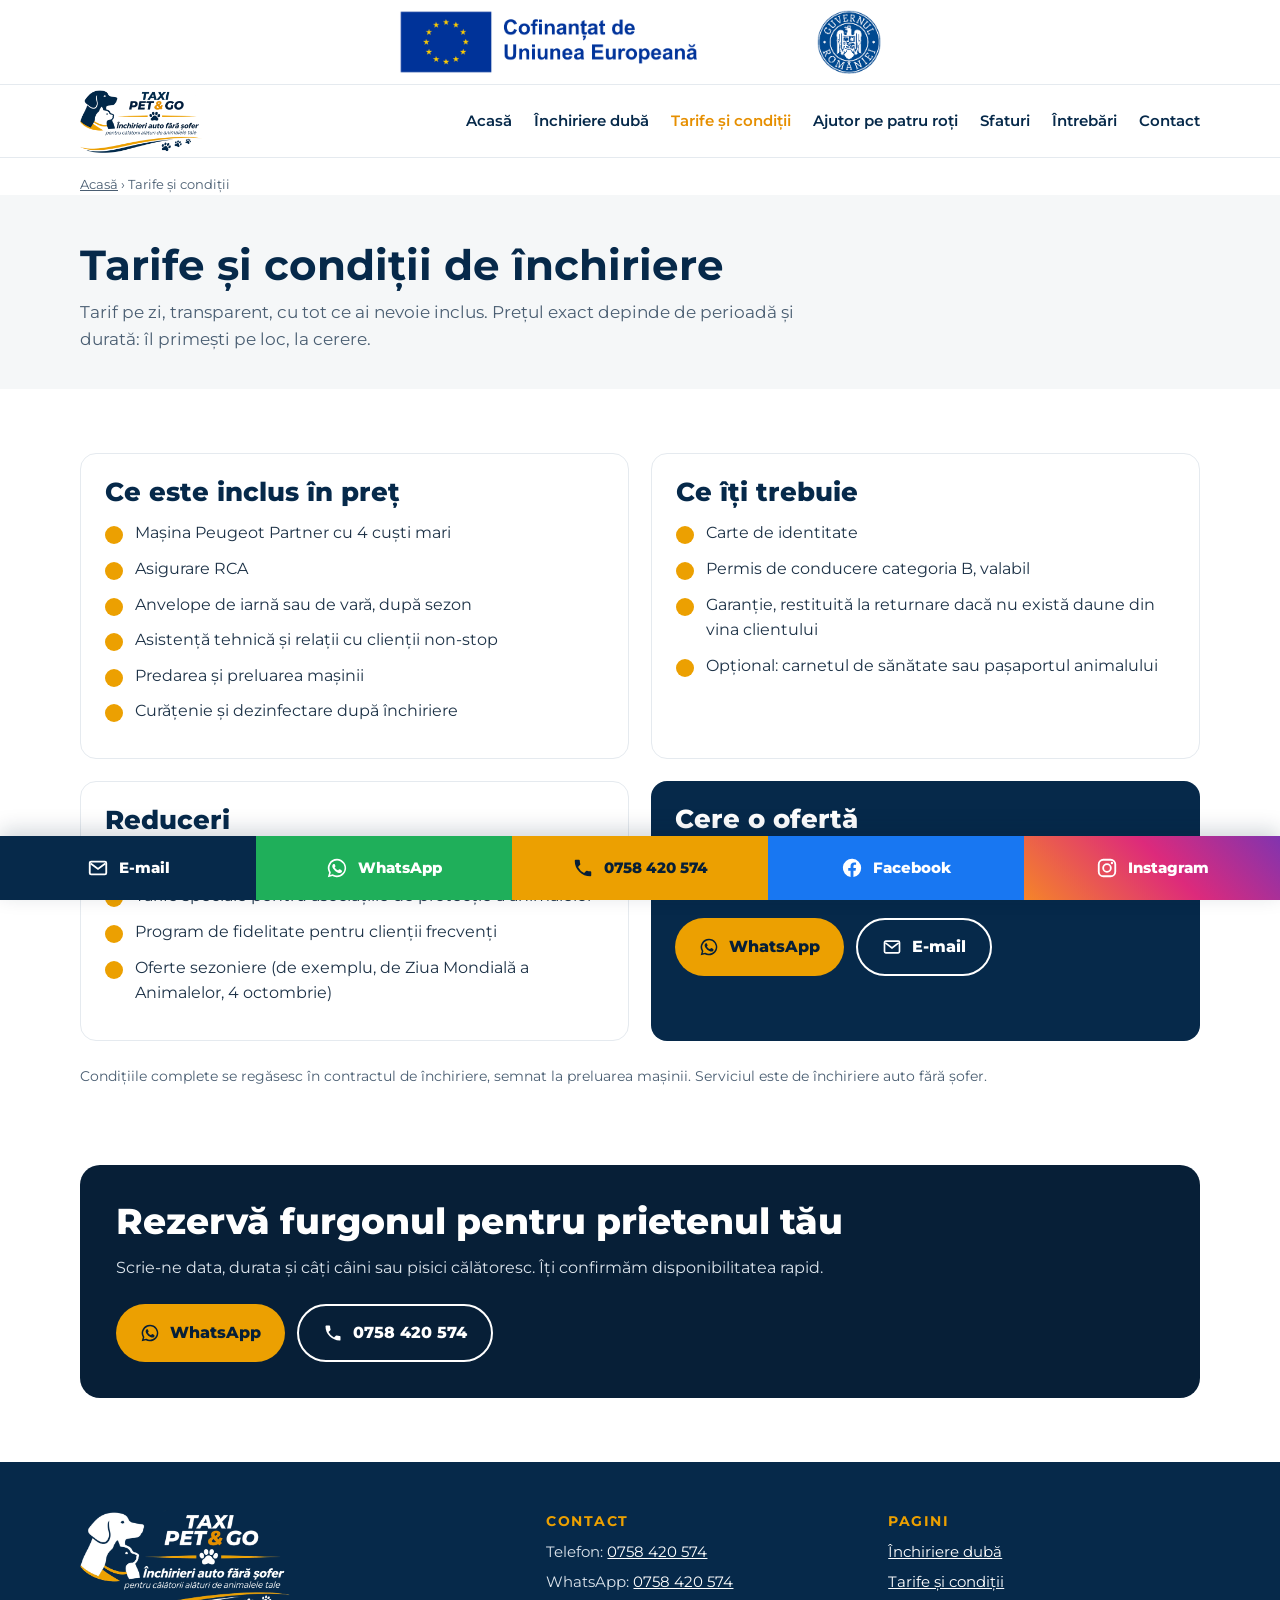
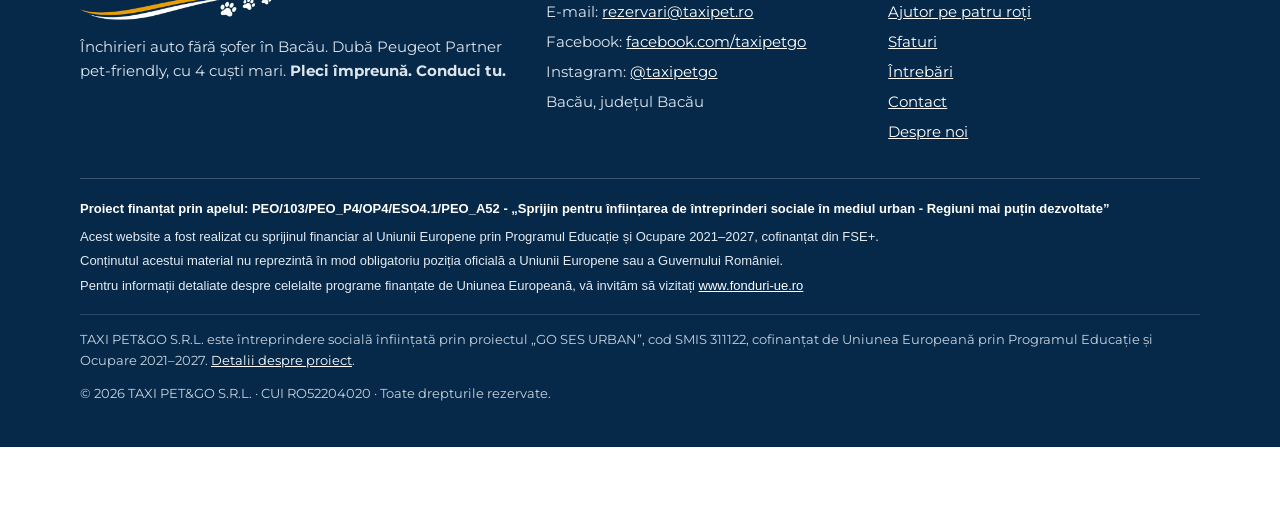
<file: tarife-si-conditii.html>
<!doctype html>
<html lang="ro">
<head>
<meta charset="utf-8">
<meta name="viewport" content="width=device-width,initial-scale=1">
<title>Tarife închiriere dubă pet-friendly Bacău – condiții și acte | TAXI PET&amp;GO</title>
<meta name="description" content="Ce include prețul de închiriere a dubei pet-friendly în Bacău: RCA, cuști, igienizare, asistență non-stop. Acte necesare, garanție, reduceri. Cere ofertă.">
<meta name="keywords" content="tarif închiriere dubă Bacău, preț închiriere autoutilitară Bacău, închiriere mașină fără șofer condiții, garanție închiriere auto Bacău">
<meta name="robots" content="index,follow,max-image-preview:large">
<meta name="author" content="TAXI PET&amp;GO S.R.L.">
<meta name="geo.region" content="RO-BC"><meta name="geo.placename" content="Bacău"><meta name="geo.position" content="46.5670;26.9146"><meta name="ICBM" content="46.5670, 26.9146">
<link rel="canonical" href="https://www.taxipet.ro/tarife-si-conditii">
<meta property="og:type" content="website"><meta property="og:locale" content="ro_RO"><meta property="og:site_name" content="TAXI PET&amp;GO">
<meta property="og:title" content="Tarife închiriere dubă pet-friendly Bacău – condiții și acte | TAXI PET&amp;GO"><meta property="og:description" content="Ce include prețul de închiriere a dubei pet-friendly în Bacău: RCA, cuști, igienizare, asistență non-stop. Acte necesare, garanție, reduceri. Cere ofertă.">
<meta property="og:url" content="https://www.taxipet.ro/tarife-si-conditii"><meta property="og:image" content="https://www.taxipet.ro/og-taxi-pet-go.jpg"><meta property="og:image:width" content="1200"><meta property="og:image:height" content="630">
<meta name="twitter:card" content="summary_large_image">
<meta name="theme-color" content="#06294A">
<link rel="icon" type="image/png" sizes="32x32" href="/favicon-32.png"><link rel="apple-touch-icon" href="/apple-touch-icon.png"><link rel="manifest" href="/site.webmanifest">
<link rel="preconnect" href="https://fonts.googleapis.com"><link rel="preconnect" href="https://fonts.gstatic.com" crossorigin>
<link href="https://fonts.googleapis.com/css2?family=Montserrat:ital,wght@0,400;0,600;0,700;0,800;0,900;1,800;1,900&amp;display=swap" rel="stylesheet">
<link rel="stylesheet" href="/style.css?v=7">
<script type="application/ld+json">{"@context": "https://schema.org", "@type": "AutoRental", "@id": "https://www.taxipet.ro/#firma", "name": "TAXI PET&GO", "legalName": "TAXI PET&GO S.R.L.", "url": "https://www.taxipet.ro/", "logo": "https://www.taxipet.ro/taxi-pet-go-logo-inchirieri-auto-fara-sofer.webp", "image": ["https://www.taxipet.ro/inchiriere-duba-pet-friendly-bacau-peugeot-partner.webp", "https://www.taxipet.ro/og-taxi-pet-go.jpg"], "description": "Închirieri auto fără șofer în Bacău: dubă Peugeot Partner pet-friendly, echipată cu 4 cuști mari pentru transportul câinilor și pisicilor. Tu conduci, animalul călătorește în siguranță.", "slogan": "Pleci împreună. Conduci tu.", "telephone": "+40758420574", "email": "rezervari@taxipet.ro", "address": {"@type": "PostalAddress", "addressLocality": "Bacău", "addressRegion": "Bacău", "postalCode": "600311", "addressCountry": "RO"}, "geo": {"@type": "GeoCoordinates", "latitude": 46.567, "longitude": 26.9146}, "areaServed": [{"@type": "City", "name": "Bacău"}, {"@type": "City", "name": "Onești"}, {"@type": "City", "name": "Moinești"}, {"@type": "City", "name": "Comănești"}, {"@type": "City", "name": "Buhuși"}, {"@type": "City", "name": "Roman"}, {"@type": "City", "name": "Piatra Neamț"}], "openingHoursSpecification": [{"@type": "OpeningHoursSpecification", "dayOfWeek": ["Monday", "Tuesday", "Wednesday", "Thursday", "Friday", "Saturday", "Sunday"], "opens": "00:00", "closes": "23:59"}], "contactPoint": [{"@type": "ContactPoint", "telephone": "+40758420574", "email": "rezervari@taxipet.ro", "contactType": "reservations", "areaServed": "RO", "availableLanguage": ["ro"]}], "sameAs": ["https://www.facebook.com/taxipetgo", "https://www.instagram.com/taxipetgo/"], "knowsAbout": ["închiriere auto fără șofer", "transportul animalelor de companie", "mașini pet-friendly"], "makesOffer": {"@type": "Offer", "itemOffered": {"@type": "Service", "name": "Închiriere dubă pet-friendly fără șofer", "serviceType": "Închiriere autoutilitară cu cuști pentru animale"}, "areaServed": "Bacău"}}</script>
<script type="application/ld+json">{"@context": "https://schema.org", "@type": "BreadcrumbList", "itemListElement": [{"@type": "ListItem", "position": 1, "name": "Acasă", "item": "https://www.taxipet.ro/"}, {"@type": "ListItem", "position": 2, "name": "Tarife și condiții", "item": "https://www.taxipet.ro/tarife-si-conditii"}]}</script>
</head>
<body>
<a class="skip" href="#continut">Sari la conținut</a>
<div class="eu-top"><div class="wrap eu-top-in"><img class="eu-emb" src="/cofinantat-de-uniunea-europeana.png" width="783" height="168" alt="Cofinanțat de Uniunea Europeană"><img class="eu-gov" src="/sigla-guvernul-romaniei.png" width="163" height="163" alt="Guvernul României"></div></div>
<header class="top"><div class="wrap nav">
<a class="logo" href="/" aria-label="TAXI PET&amp;GO – pagina principală"><img src="/taxi-pet-go-logo-inchirieri-auto-fara-sofer.webp" width="900" height="472" alt="TAXI PET&amp;GO – logo închirieri auto fără șofer pentru călătorii cu animale"></a>
<button class="menu-btn" type="button" aria-expanded="false" aria-controls="meniu" onclick="var m=document.getElementById('meniu');var o=m.classList.toggle('open');this.setAttribute('aria-expanded',o)">Meniu</button>
<nav aria-label="Meniu principal"><ul id="meniu"><li><a href="/">Acasă</a></li><li><a href="/inchiriere-duba-animale-bacau">Închiriere dubă</a></li><li><a href="/tarife-si-conditii" aria-current=page>Tarife și condiții</a></li><li><a href="/ajutor-pe-patru-roti">Ajutor pe patru roți</a></li><li><a href="/blog">Sfaturi</a></li><li><a href="/intrebari-frecvente">Întrebări</a></li><li><a href="/contact">Contact</a></li></ul></nav>
</div></header>
<div class="wrap crumbs"><nav aria-label="Navigare"><a href="/">Acasă</a> › <span>Tarife și condiții</span></nav></div>
<main id="continut">

<section class="page-h"><div class="wrap"><h1>Tarife și condiții de închiriere</h1>
<p class="intro" style="margin:0">Tarif pe zi, transparent, cu tot ce ai nevoie inclus. Prețul exact depinde de perioadă și durată: îl primești pe loc, la cerere.</p></div></section>
<section class="block"><div class="wrap grid g2">
<div class="card"><h2 style="font-size:26px">Ce este inclus în preț</h2><ul class="check">
<li>Mașina Peugeot Partner cu 4 cuști mari</li><li>Asigurare RCA</li><li>Anvelope de iarnă sau de vară, după sezon</li><li>Asistență tehnică și relații cu clienții non-stop</li><li>Predarea și preluarea mașinii</li><li>Curățenie și dezinfectare după închiriere</li></ul></div>
<div class="card"><h2 style="font-size:26px">Ce îți trebuie</h2><ul class="check">
<li>Carte de identitate</li><li>Permis de conducere categoria B, valabil</li><li>Garanție, restituită la returnare dacă nu există daune din vina clientului</li><li>Opțional: carnetul de sănătate sau pașaportul animalului</li></ul></div>
<div class="card"><h2 style="font-size:26px">Reduceri</h2><ul class="check">
<li>Tarife speciale pentru închirieri recurente și pachete</li><li>Tarife speciale pentru asociațiile de protecție a animalelor</li><li>Program de fidelitate pentru clienții frecvenți</li><li>Oferte sezoniere (de exemplu, de Ziua Mondială a Animalelor, 4 octombrie)</li></ul></div>
<div class="card" style="background:#06294A;color:#fff;border:none"><h2 style="font-size:26px;color:#fff">Cere o ofertă</h2><p>Spune-ne data, durata și câte animale călătoresc. Îți trimitem tariful și disponibilitatea imediat.</p>
<div class="btns"><a class="btn btn-gold" href="https://wa.me/40758420574?text=Bun%C4%83%20ziua%2C%20a%C8%99%20dori%20s%C4%83%20rezerv%20ma%C8%99ina%20TAXI%20PET%26GO%20pentru%20data%20de%20..." rel="noopener"><svg viewBox="0 0 24 24" aria-hidden="true"><path fill="currentColor" d="M12 2a10 10 0 0 0-8.6 15.1L2 22l5-1.3A10 10 0 1 0 12 2zm0 18.2a8.2 8.2 0 0 1-4.2-1.2l-.3-.2-3 .8.8-2.9-.2-.3A8.2 8.2 0 1 1 12 20.2zm4.5-6.1c-.2-.1-1.5-.7-1.7-.8-.2-.1-.4-.1-.6.1l-.8 1c-.1.2-.3.2-.5.1a6.7 6.7 0 0 1-3.3-2.9c-.3-.4.3-.4.7-1.4.1-.2 0-.3 0-.4l-.8-1.8c-.2-.5-.4-.4-.6-.4h-.5a1 1 0 0 0-.7.3 3 3 0 0 0-.9 2.2 5.2 5.2 0 0 0 1.1 2.7 11.8 11.8 0 0 0 4.5 4c1.7.7 2.3.8 3.2.6.5-.1 1.5-.6 1.7-1.2.2-.6.2-1.1.2-1.2-.1-.1-.2-.2-.5-.3z"/></svg> WhatsApp</a><a class="btn btn-line" href="mailto:rezervari@taxipet.ro?subject=Cerere%20ofert%C4%83%20%C3%AEnchiriere"><svg viewBox="0 0 24 24" aria-hidden="true"><path d="M3 6.5A1.5 1.5 0 0 1 4.5 5h15A1.5 1.5 0 0 1 21 6.5v11a1.5 1.5 0 0 1-1.5 1.5h-15A1.5 1.5 0 0 1 3 17.5z" fill="none" stroke="currentColor" stroke-width="2"/><path d="m4 7 8 6 8-6" fill="none" stroke="currentColor" stroke-width="2"/></svg> E-mail</a></div></div>
</div>
<div class="wrap"><p class="note" style="margin-top:24px">Condițiile complete se regăsesc în contractul de închiriere, semnat la preluarea mașinii. Serviciul este de închiriere auto fără șofer.</p></div></section><section class="block"><div class="wrap"><div class="band">
<div><h2>Rezervă furgonul pentru prietenul tău</h2><p style="margin:0;color:#DCE4EC">Scrie-ne data, durata și câți câini sau pisici călătoresc. Îți confirmăm disponibilitatea rapid.</p></div>
<div class="btns"><a class="btn btn-gold" href="https://wa.me/40758420574?text=Bun%C4%83%20ziua%2C%20a%C8%99%20dori%20s%C4%83%20rezerv%20ma%C8%99ina%20TAXI%20PET%26GO%20pentru%20data%20de%20..." rel="noopener"><svg viewBox="0 0 24 24" aria-hidden="true"><path fill="currentColor" d="M12 2a10 10 0 0 0-8.6 15.1L2 22l5-1.3A10 10 0 1 0 12 2zm0 18.2a8.2 8.2 0 0 1-4.2-1.2l-.3-.2-3 .8.8-2.9-.2-.3A8.2 8.2 0 1 1 12 20.2zm4.5-6.1c-.2-.1-1.5-.7-1.7-.8-.2-.1-.4-.1-.6.1l-.8 1c-.1.2-.3.2-.5.1a6.7 6.7 0 0 1-3.3-2.9c-.3-.4.3-.4.7-1.4.1-.2 0-.3 0-.4l-.8-1.8c-.2-.5-.4-.4-.6-.4h-.5a1 1 0 0 0-.7.3 3 3 0 0 0-.9 2.2 5.2 5.2 0 0 0 1.1 2.7 11.8 11.8 0 0 0 4.5 4c1.7.7 2.3.8 3.2.6.5-.1 1.5-.6 1.7-1.2.2-.6.2-1.1.2-1.2-.1-.1-.2-.2-.5-.3z"/></svg> WhatsApp</a><a class="btn btn-line" href="tel:+40758420574"><svg viewBox="0 0 24 24" aria-hidden="true"><path fill="currentColor" d="M6.6 10.8a15.1 15.1 0 0 0 6.6 6.6l2.2-2.2a1 1 0 0 1 1-.25 11.4 11.4 0 0 0 3.6.57 1 1 0 0 1 1 1V20a1 1 0 0 1-1 1A17 17 0 0 1 3 4a1 1 0 0 1 1-1h3.5a1 1 0 0 1 1 1c0 1.25.2 2.45.57 3.57a1 1 0 0 1-.25 1z"/></svg> 0758 420 574</a></div>
</div></div></section>
</main>
<footer class="site"><div class="wrap">
<div class="cols">
<div><img src="/taxi-pet-go-logo-alb.webp" width="700" height="367" alt="TAXI PET&amp;GO logo alb" style="width:210px;margin-bottom:14px" loading="lazy">
<p>Închirieri auto fără șofer în Bacău. Dubă Peugeot Partner pet-friendly, cu 4 cuști mari. <strong>Pleci împreună. Conduci tu.</strong></p></div>
<div><h3>Contact</h3><ul>
<li>Telefon: <a href="tel:+40758420574">0758 420 574</a></li>
<li>WhatsApp: <a href="https://wa.me/40758420574?text=Bun%C4%83%20ziua%2C%20a%C8%99%20dori%20s%C4%83%20rezerv%20ma%C8%99ina%20TAXI%20PET%26GO%20pentru%20data%20de%20..." rel="noopener">0758 420 574</a></li>
<li>E-mail: <a href="mailto:rezervari@taxipet.ro">rezervari@taxipet.ro</a></li>
<li>Facebook: <a href="https://www.facebook.com/taxipetgo" target="_blank" rel="noopener">facebook.com/taxipetgo</a></li>
<li>Instagram: <a href="https://www.instagram.com/taxipetgo/" target="_blank" rel="noopener">@taxipetgo</a></li>
<li>Bacău, județul Bacău</li></ul></div>
<div><h3>Pagini</h3><ul><li><a href="/inchiriere-duba-animale-bacau">Închiriere dubă</a></li><li><a href="/tarife-si-conditii">Tarife și condiții</a></li><li><a href="/ajutor-pe-patru-roti">Ajutor pe patru roți</a></li><li><a href="/blog">Sfaturi</a></li><li><a href="/intrebari-frecvente">Întrebări</a></li><li><a href="/contact">Contact</a></li><li><a href="/despre-noi">Despre noi</a></li></ul></div>
</div>
<div class="eu"><div class="eu-legal"><p class="eu-apel">Proiect finanțat prin apelul: PEO/103/PEO_P4/OP4/ESO4.1/PEO_A52 - „Sprijin pentru înființarea de întreprinderi sociale în mediul urban - Regiuni mai puțin dezvoltate”</p><p>Acest website a fost realizat cu sprijinul financiar al Uniunii Europene prin Programul Educație și Ocupare 2021–2027, cofinanțat din FSE+.</p><p>Conținutul acestui material nu reprezintă în mod obligatoriu poziția oficială a Uniunii Europene sau a Guvernului României.</p><p>Pentru informații detaliate despre celelalte programe finanțate de Uniunea Europeană, vă invităm să vizitați <a href="https://www.fonduri-ue.ro" rel="noopener">www.fonduri-ue.ro</a></p></div><p>TAXI PET&amp;GO S.R.L. este întreprindere socială înființată prin proiectul „GO SES URBAN”, cod SMIS 311122, cofinanțat de Uniunea Europeană prin Programul Educație și Ocupare 2021–2027. <a href="/despre-noi#proiect">Detalii despre proiect</a>.</p>
<p>© 2026 TAXI PET&amp;GO S.R.L. · CUI RO52204020 · Toate drepturile rezervate.</p></div>
</div></footer>
<div class="contact-bar" role="navigation" aria-label="Contact rapid">
<a class="cb-mail" href="mailto:rezervari@taxipet.ro?subject=Rezervare%20TAXI%20PET%26GO"><svg viewBox="0 0 24 24" aria-hidden="true"><path d="M3 6.5A1.5 1.5 0 0 1 4.5 5h15A1.5 1.5 0 0 1 21 6.5v11a1.5 1.5 0 0 1-1.5 1.5h-15A1.5 1.5 0 0 1 3 17.5z" fill="none" stroke="currentColor" stroke-width="2"/><path d="m4 7 8 6 8-6" fill="none" stroke="currentColor" stroke-width="2"/></svg><span>E-mail</span></a>
<a class="cb-wa" href="https://wa.me/40758420574?text=Bun%C4%83%20ziua%2C%20a%C8%99%20dori%20s%C4%83%20rezerv%20ma%C8%99ina%20TAXI%20PET%26GO%20pentru%20data%20de%20..." rel="noopener"><svg viewBox="0 0 24 24" aria-hidden="true"><path fill="currentColor" d="M12 2a10 10 0 0 0-8.6 15.1L2 22l5-1.3A10 10 0 1 0 12 2zm0 18.2a8.2 8.2 0 0 1-4.2-1.2l-.3-.2-3 .8.8-2.9-.2-.3A8.2 8.2 0 1 1 12 20.2zm4.5-6.1c-.2-.1-1.5-.7-1.7-.8-.2-.1-.4-.1-.6.1l-.8 1c-.1.2-.3.2-.5.1a6.7 6.7 0 0 1-3.3-2.9c-.3-.4.3-.4.7-1.4.1-.2 0-.3 0-.4l-.8-1.8c-.2-.5-.4-.4-.6-.4h-.5a1 1 0 0 0-.7.3 3 3 0 0 0-.9 2.2 5.2 5.2 0 0 0 1.1 2.7 11.8 11.8 0 0 0 4.5 4c1.7.7 2.3.8 3.2.6.5-.1 1.5-.6 1.7-1.2.2-.6.2-1.1.2-1.2-.1-.1-.2-.2-.5-.3z"/></svg><span>WhatsApp</span></a>
<a class="cb-tel" href="tel:+40758420574"><svg viewBox="0 0 24 24" aria-hidden="true"><path fill="currentColor" d="M6.6 10.8a15.1 15.1 0 0 0 6.6 6.6l2.2-2.2a1 1 0 0 1 1-.25 11.4 11.4 0 0 0 3.6.57 1 1 0 0 1 1 1V20a1 1 0 0 1-1 1A17 17 0 0 1 3 4a1 1 0 0 1 1-1h3.5a1 1 0 0 1 1 1c0 1.25.2 2.45.57 3.57a1 1 0 0 1-.25 1z"/></svg><span>0758 420 574</span></a>
<a class="cb-fb" href="https://www.facebook.com/taxipetgo" target="_blank" rel="noopener" aria-label="TAXI PET&amp;GO pe Facebook"><svg viewBox="0 0 24 24" aria-hidden="true"><path fill="currentColor" d="M22 12a10 10 0 1 0-11.56 9.88v-6.99H7.9V12h2.54V9.8c0-2.5 1.49-3.89 3.78-3.89 1.09 0 2.24.2 2.24.2v2.46h-1.26c-1.24 0-1.63.77-1.63 1.56V12h2.78l-.44 2.89h-2.34v6.99A10 10 0 0 0 22 12z"/></svg><span>Facebook</span></a>
<a class="cb-ig" href="https://www.instagram.com/taxipetgo/" target="_blank" rel="noopener" aria-label="TAXI PET&amp;GO pe Instagram"><svg viewBox="0 0 24 24" aria-hidden="true"><rect x="3" y="3" width="18" height="18" rx="5" fill="none" stroke="currentColor" stroke-width="2"/><circle cx="12" cy="12" r="4.2" fill="none" stroke="currentColor" stroke-width="2"/><circle cx="17.4" cy="6.6" r="1.3" fill="currentColor"/></svg><span>Instagram</span></a>
</div>
</body>
</html>
</file>
<file: style.css>
:root{--navy:#06294A;--deep:#071F37;--gold:#ECA001;--amber:#E68F00;--light:#F5F7F8;--text:#1D3247;--muted:#4A5E72}
*{box-sizing:border-box}html{scroll-behavior:smooth}
body{margin:0;font-family:Montserrat,system-ui,-apple-system,Segoe UI,Arial,sans-serif;color:var(--text);line-height:1.6;background:#fff;padding-bottom:76px}
img{max-width:100%;height:auto;display:block}
a{color:var(--navy)}a:hover{color:var(--amber)}
.wrap{max-width:1160px;margin:0 auto;padding:0 20px}
.skip{position:absolute;left:-999px}.skip:focus{left:10px;top:10px;background:#fff;padding:8px;z-index:99}
header.top{background:#fff;border-bottom:1px solid #E5EAEF;position:sticky;top:0;z-index:40}
.nav{display:flex;align-items:center;justify-content:space-between;gap:16px;min-height:72px}
.nav .logo img{width:150px}
.nav ul{list-style:none;display:flex;gap:22px;margin:0;padding:0;flex-wrap:wrap}
.nav ul a{text-decoration:none;font-weight:600;font-size:15px;color:var(--navy)}
.nav ul a[aria-current=page]{color:var(--amber)}
.menu-btn{display:none;background:none;border:2px solid var(--navy);border-radius:8px;padding:8px 12px;font:inherit;font-weight:700;color:var(--navy)}
@media(max-width:860px){.menu-btn{display:block}.nav ul{display:none;position:absolute;left:0;right:0;top:72px;background:#fff;flex-direction:column;padding:16px 20px;border-bottom:1px solid #E5EAEF}.nav ul.open{display:flex}}
.hero{background:var(--navy);color:#fff;position:relative;overflow:hidden}
.hero .wrap{display:grid;grid-template-columns:1.05fr 1fr;gap:40px;align-items:center;padding-top:56px;padding-bottom:64px}
@media(max-width:860px){.hero .wrap{grid-template-columns:1fr;padding-top:32px}}
.hero h1{font-size:clamp(30px,4.6vw,50px);line-height:1.08;margin:0 0 16px;font-weight:900;font-style:italic}
.hero h1 span{color:var(--gold)}
.hero p.lead{font-size:18px;max-width:560px;margin:0 0 26px;color:#E8EEF4}
.hero .photo{border-radius:18px;overflow:hidden;box-shadow:0 18px 40px rgba(0,0,0,.35);border:4px solid #fff}
.tag{display:inline-block;background:rgba(236,160,1,.15);color:var(--gold);font-weight:800;font-size:13px;letter-spacing:1.5px;text-transform:uppercase;padding:6px 12px;border-radius:999px;margin-bottom:16px}
.btn{display:inline-flex;align-items:center;gap:10px;font-weight:800;text-decoration:none;border-radius:999px;padding:14px 24px;font-size:16px;min-height:48px}
.btn svg{width:20px;height:20px}
.btn-gold{background:var(--gold);color:var(--deep)}.btn-gold:hover{background:#fff;color:var(--deep)}
.btn-line{border:2px solid #fff;color:#fff}.btn-line:hover{background:#fff;color:var(--navy)}
.btn-navy{background:var(--navy);color:#fff}.btn-navy:hover{background:var(--amber);color:#fff}
.btns{display:flex;gap:12px;flex-wrap:wrap}
section.block{padding:64px 0}section.alt{background:var(--light)}
h2{font-size:clamp(26px,3vw,36px);line-height:1.15;margin:0 0 12px;color:var(--navy);font-weight:800}
h3{font-size:20px;margin:0 0 8px;color:var(--navy)}
.intro{max-width:760px;color:var(--muted);font-size:17px;margin:0 0 32px}
.grid{display:grid;gap:22px}.g4{grid-template-columns:repeat(4,minmax(0,1fr))}.g3{grid-template-columns:repeat(3,minmax(0,1fr))}.g2{grid-template-columns:repeat(2,minmax(0,1fr))}
@media(max-width:960px){.g4{grid-template-columns:repeat(2,minmax(0,1fr))}.g3{grid-template-columns:1fr}}
@media(max-width:640px){.g4,.g2{grid-template-columns:1fr}}
.card{background:#fff;border-radius:16px;padding:24px;border:1px solid #E5EAEF}
section.alt .card{border:none}
.step .n{width:44px;height:44px;border-radius:22px;background:var(--gold);color:var(--deep);font-weight:900;font-size:20px;display:flex;align-items:center;justify-content:center;margin-bottom:12px}
.ico{width:44px;height:44px;color:var(--amber);margin-bottom:10px}
.split{display:grid;grid-template-columns:1fr 1fr;gap:40px;align-items:center}@media(max-width:860px){.split{grid-template-columns:1fr}}
.split img{border-radius:16px}
ul.check{list-style:none;padding:0;margin:0}ul.check li{padding-left:30px;position:relative;margin:10px 0}
ul.check li:before{content:"";position:absolute;left:0;top:6px;width:18px;height:18px;border-radius:9px;background:var(--gold)}
.band{background:var(--deep);color:#fff;border-radius:20px;padding:36px;display:flex;justify-content:space-between;gap:24px;align-items:center;flex-wrap:wrap}
.band h2{color:#fff}
details{background:#fff;border-radius:12px;padding:16px 20px;margin:10px 0;border:1px solid #E5EAEF}
summary{font-weight:700;cursor:pointer;color:var(--navy)}
.crumbs{font-size:13px;color:var(--muted);padding:18px 0 0}.crumbs a{color:var(--muted)}
.page-h{background:var(--light);padding:40px 0 36px}.page-h h1{font-size:clamp(28px,4vw,42px);margin:6px 0 10px;color:var(--navy);line-height:1.15}
.prose{max-width:780px}.prose p,.prose li{font-size:17px}.prose h2{margin-top:36px}
.note{font-size:14px;color:var(--muted)}
footer.site{background:var(--navy);color:#DCE4EC;padding:48px 0 30px;font-size:15px}
footer.site a{color:#fff}footer.site h3{color:var(--gold);font-size:14px;letter-spacing:1.5px;text-transform:uppercase}
footer.site .cols{display:grid;grid-template-columns:1.4fr 1fr 1fr;gap:30px}@media(max-width:860px){footer.site .cols{grid-template-columns:1fr}}
footer.site ul{list-style:none;padding:0;margin:0}footer.site li{margin:6px 0}
.eu{margin-top:28px;padding-top:20px;border-top:1px solid rgba(255,255,255,.2);font-size:13px;color:#C7D3DE}
.contact-bar{position:fixed;left:0;right:0;bottom:0;z-index:50;background:#fff;box-shadow:0 -6px 20px rgba(7,31,55,.18);display:grid;grid-template-columns:repeat(5,1fr)}
.contact-bar a{display:flex;align-items:center;justify-content:center;gap:10px;min-height:64px;text-decoration:none;font-weight:800;font-size:15px}
.contact-bar svg{width:22px;height:22px}
.cb-mail{background:var(--navy);color:#fff}.cb-fb{background:#1877F2;color:#fff}.cb-ig{background:linear-gradient(45deg,#F58529,#DD2A7B 55%,#8134AF);color:#fff}.cb-wa{background:#1FAF5A;color:#fff}.cb-tel{background:var(--gold);color:var(--deep)}
.contact-bar a:hover{filter:brightness(1.08);color:inherit}
.cb-mail:hover,.cb-wa:hover,.cb-fb:hover,.cb-ig:hover{color:#fff}
@media(max-width:760px){.contact-bar{grid-template-columns:1fr 1fr 1.35fr 56px 56px}.cb-fb span,.cb-ig span{position:absolute;width:1px;height:1px;overflow:hidden;clip:rect(0 0 0 0)}}
@media(max-width:520px){.contact-bar{grid-template-columns:1fr 1fr 2.6fr 1fr 1fr}.contact-bar a{gap:8px;white-space:nowrap}.contact-bar a span{font-size:15px}.cb-mail span,.cb-wa span{position:absolute;width:1px;height:1px;overflow:hidden;clip:rect(0 0 0 0)}.contact-bar svg{width:24px;height:24px}}

/* === v3: optimizare telefon / tabletă / desktop === */
html{-webkit-text-size-adjust:100%}
body{overflow-wrap:break-word}
.split>*,.grid>*,.hero .wrap>*,.band>*{min-width:0}
.split{grid-template-columns:minmax(0,1fr) minmax(0,1fr)}
section.block:not(.alt)+section.block:not(.alt){padding-top:0}
section.alt+section.alt{padding-top:0}
/* meniu cu iconiță hamburger */
.menu-btn{align-items:center;gap:8px;min-height:44px;cursor:pointer}
.menu-btn:before{content:"";width:18px;height:12px;background:linear-gradient(currentColor 0 0) top/100% 2px no-repeat,linear-gradient(currentColor 0 0) center/100% 2px no-repeat,linear-gradient(currentColor 0 0) bottom/100% 2px no-repeat}
@media(max-width:860px){.menu-btn{display:inline-flex}.split{grid-template-columns:minmax(0,1fr);gap:28px}
 .nav ul{box-shadow:0 14px 28px rgba(7,31,55,.14);gap:0}.nav ul a{display:block;padding:13px 4px;font-size:17px;border-bottom:1px solid #EEF2F5}.nav ul li:last-child a{border-bottom:0}
 .split img,.hero .photo{max-width:600px;width:100%;margin-left:auto;margin-right:auto}}
/* laptop / tabletă orizontală */
@media(min-width:861px) and (max-width:1100px){.nav ul{gap:14px}.nav ul a{font-size:14px}.nav .logo img{width:132px}.hero .wrap{gap:28px}}
/* tabletă: carduri pe două coloane */
@media(min-width:641px) and (max-width:960px){.g3{grid-template-columns:repeat(2,minmax(0,1fr))}}
/* telefon */
@media(max-width:640px){
 .nav{min-height:64px}.nav .logo img{width:128px}.nav ul{top:64px}
 section.block{padding:40px 0}.page-h{padding:26px 0 22px}.intro{font-size:16px;margin-bottom:22px}
 .hero .wrap{padding-top:22px;padding-bottom:34px;gap:24px}.hero p.lead{font-size:16px;margin-bottom:20px}
 .tag{font-size:11px;letter-spacing:.8px;padding:5px 10px;margin-bottom:12px}
 .grid{gap:14px}.card{padding:18px;border-radius:14px}h3{font-size:18px}
 .btns .btn{flex:1 1 auto;justify-content:center}
 .band{padding:24px;border-radius:16px}
 .prose p,.prose li{font-size:16px}
 footer.site{padding:36px 0 24px}
 .step,.card:has(>.ico){display:grid;grid-template-columns:42px minmax(0,1fr);column-gap:14px;align-items:center}
 .step .n,.card>.ico{grid-row:span 2;margin:0;align-self:start}
 .step .n{width:42px;height:42px;font-size:18px}.card>.ico{width:34px;height:34px}
 .step h3,.card:has(>.ico)>h2,.card:has(>.ico)>h3{margin:0}
 .step p,.card:has(>.ico)>p{grid-column:2;margin:4px 0 0}
 details{padding:14px 16px}
}
@media(max-width:360px){.wrap{padding:0 16px}.hero h1{font-size:28px}}
.wrap.crumbs{padding:16px 20px 0}
@media(min-width:641px) and (max-width:860px){footer.site .cols{grid-template-columns:1fr 1fr}footer.site .cols>div:first-child{grid-column:1/-1}}
@media(max-width:360px){.wrap.crumbs{padding:14px 16px 0}}
/* v4 – set obligatoriu de elemente grafice (MIV 2021–2027): vizibil fără derulare, pe toate paginile */
.eu-top{background:#fff;border-bottom:1px solid #E5EAEF}
.eu-top-in{display:flex;align-items:center;justify-content:space-between;gap:96px;padding-top:10px;padding-bottom:10px}
.eu-top img{display:block;height:56px;width:auto}
.eu-legal{margin-bottom:14px;padding-bottom:14px;border-bottom:1px solid rgba(255,255,255,.15);font-family:Arial,Helvetica,sans-serif;font-size:13px;line-height:1.55;color:#E3EAF1}
.eu-legal p{margin:0 0 4px}
.eu-legal a{color:#fff;text-decoration:underline}
@media (max-width:640px){.eu-top-in{gap:64px;padding-top:8px;padding-bottom:8px}.eu-top img{height:40px}}
@media (max-width:360px){.eu-top-in{gap:52px}.eu-top img{height:38px}}
/* emblema UE cel puțin la fel de mare ca cel mai mare logo de pe pagină (înălțime egală) */
.eu-top img{height:64px}
.logo img,.nav .logo img{width:122px!important}
@media (max-width:640px){.eu-top img{height:46px}.eu-top-in{gap:48px}.logo img,.nav .logo img{width:88px!important}}
@media (max-width:360px){.eu-top img{height:42px}.eu-top-in{gap:44px}.logo img,.nav .logo img{width:80px!important}}
@media (max-width:360px){.eu-top img{height:38px}.eu-top-in{gap:58px}.logo img,.nav .logo img{width:73px!important}}
@media (max-width:860px){.nav .menu-btn{margin-left:auto}}
/* siglele centrate pe mijlocul paginii */
.eu-top-in{justify-content:center;gap:120px}
@media (max-width:640px){.eu-top-in{gap:72px}}
@media (max-width:360px){.eu-top-in{gap:58px}}
/* ecrane mici: sigla Guvernului nu depășește marginea dreaptă a butonului Meniu */
@media (max-width:640px){.eu-top img{height:42px}.eu-top-in{gap:63px}}
@media (max-width:360px){.eu-top img{height:38px}.eu-top-in{justify-content:space-between;gap:0}}
@media (max-width:360px){.eu-top-in{padding-right:32px}}
@media (min-width:361px) and (max-width:374px){.eu-top img{height:38px}.eu-top-in{justify-content:space-between;gap:0;padding-right:36px}}
.eu-legal .eu-apel{font-weight:700;color:#fff;margin-bottom:8px}
</file>
